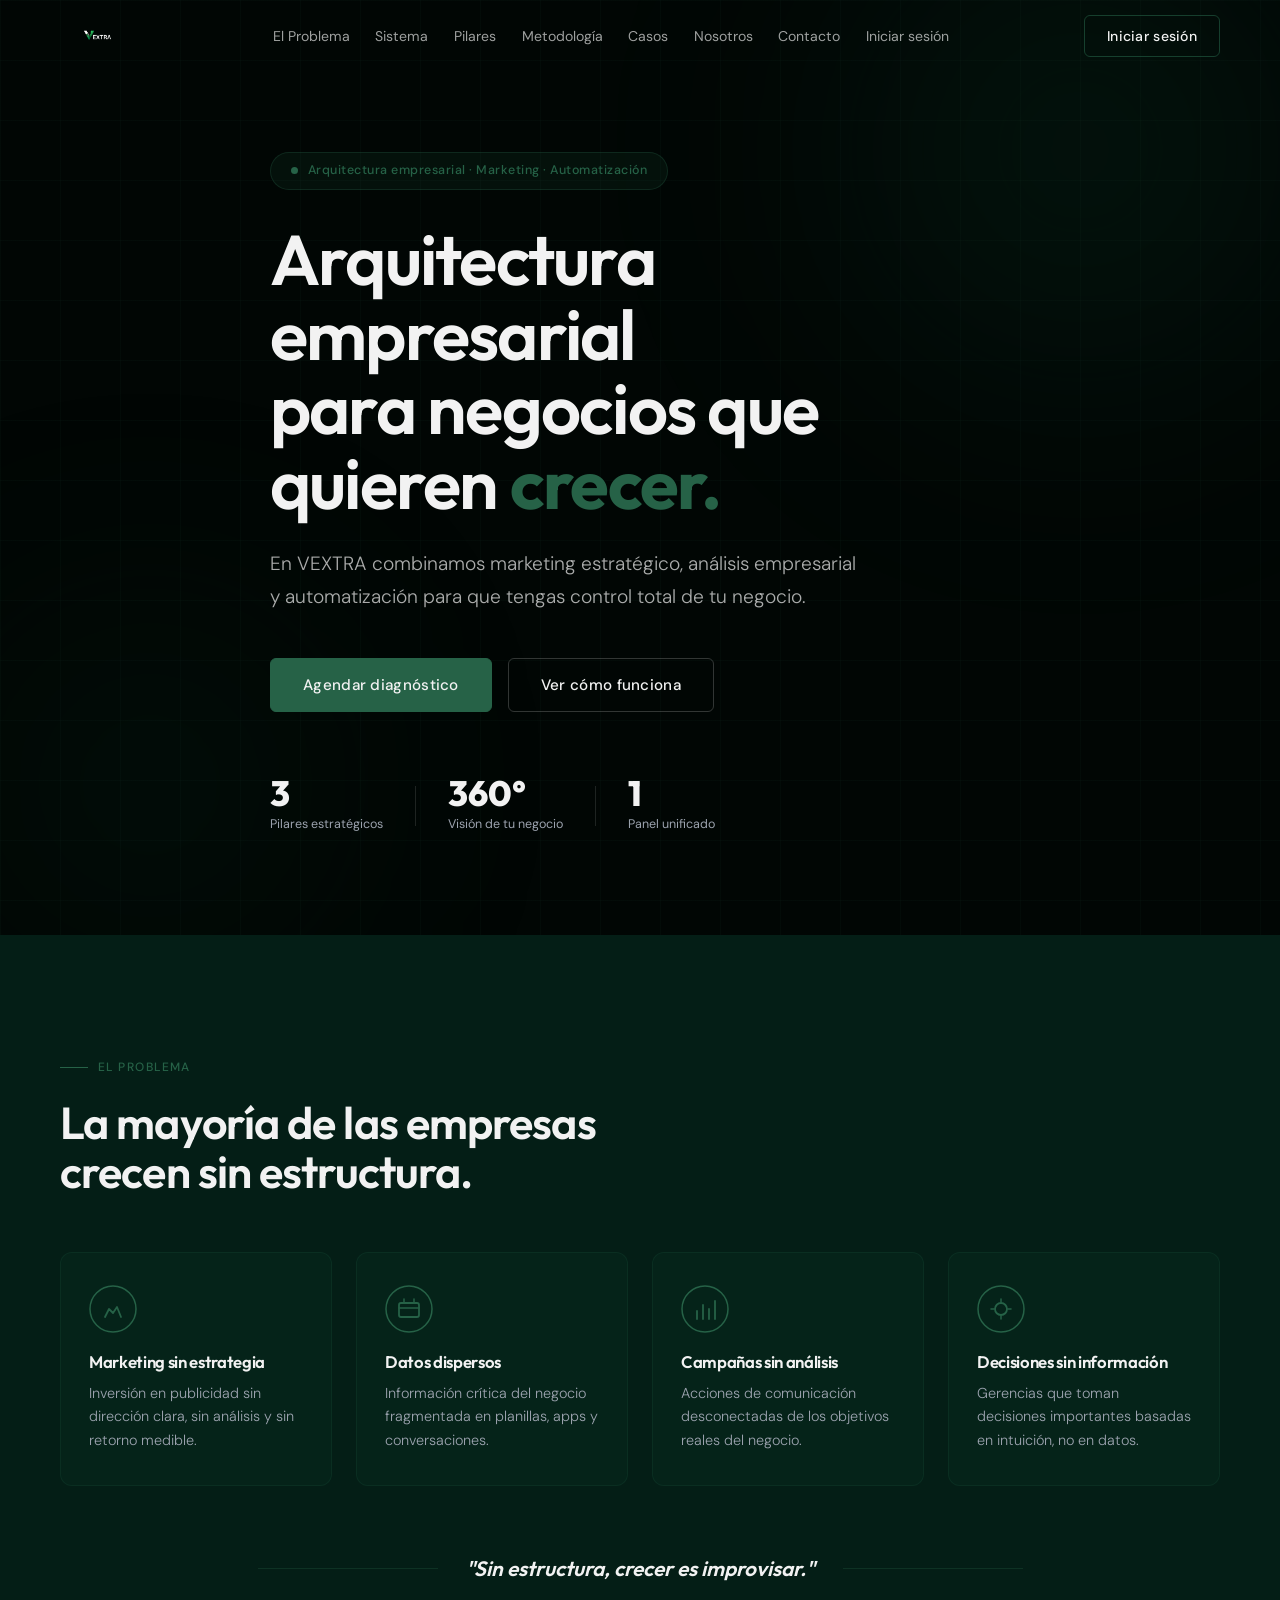
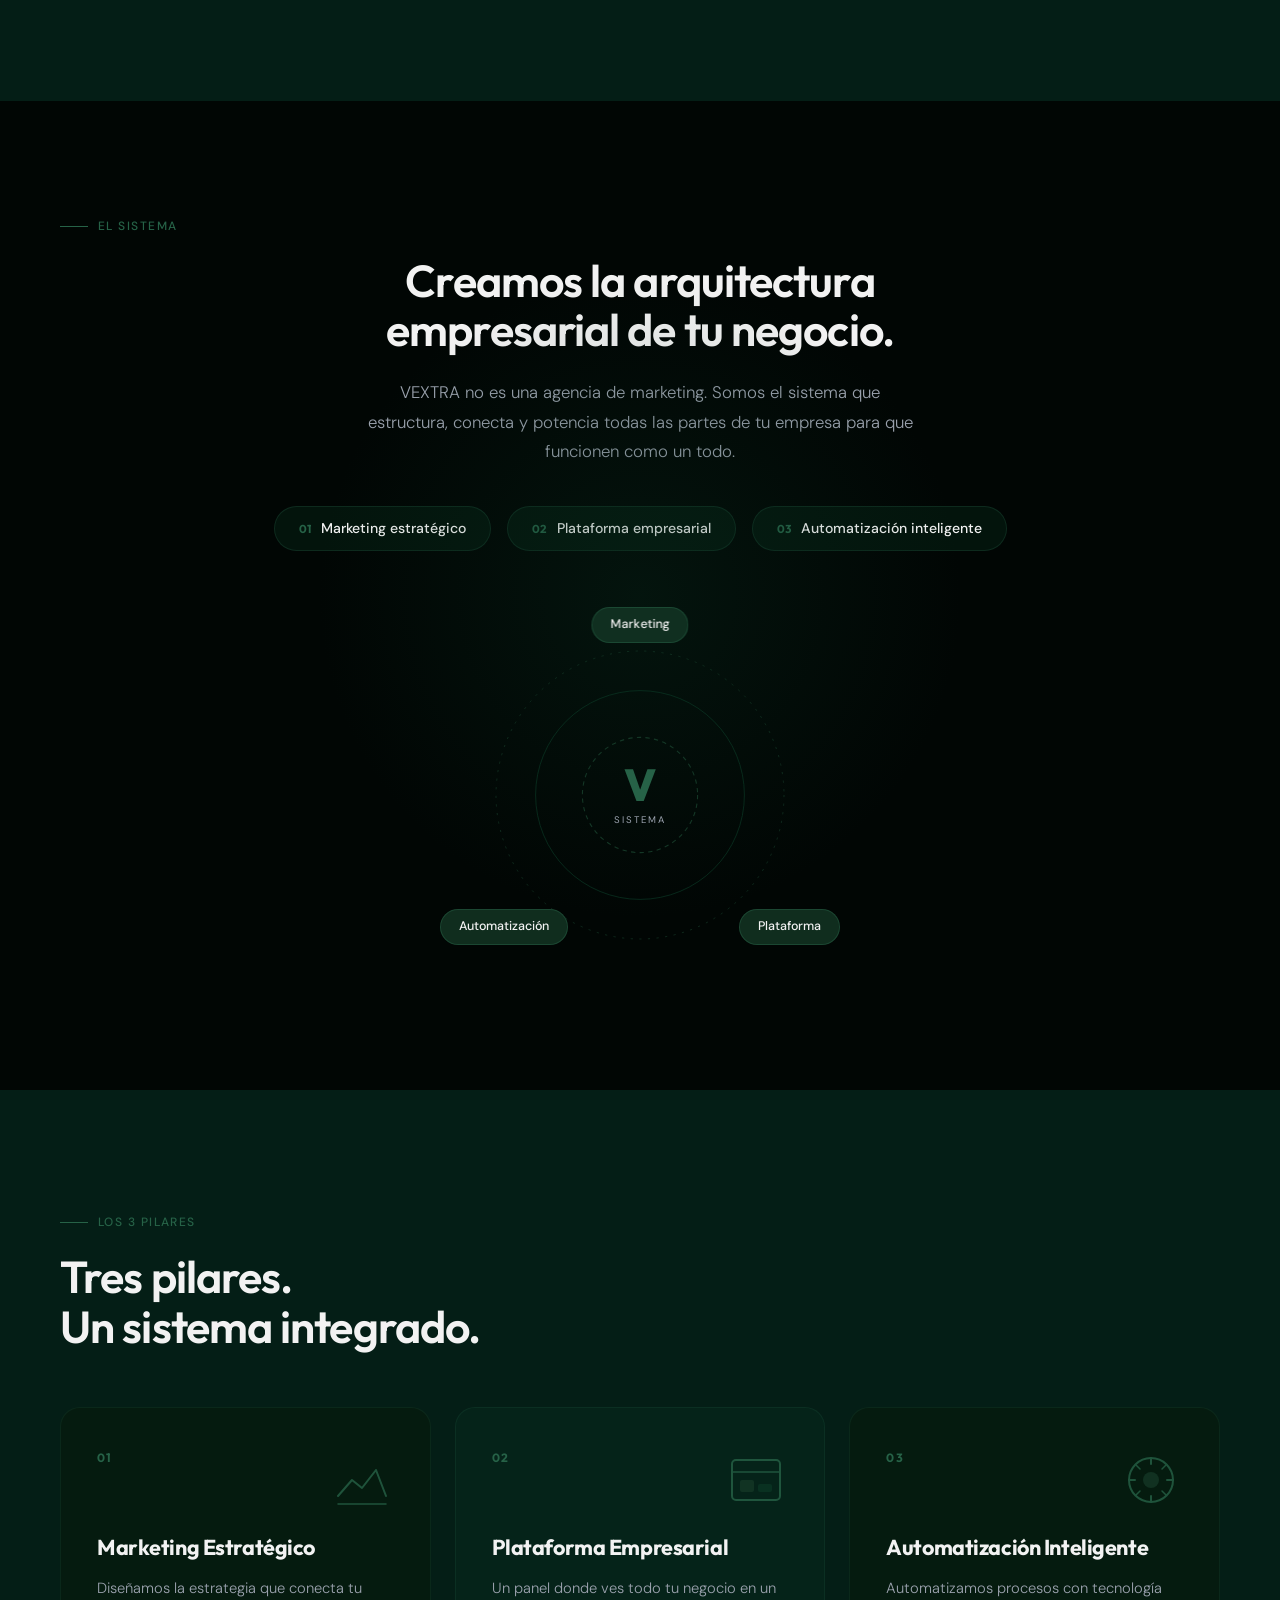
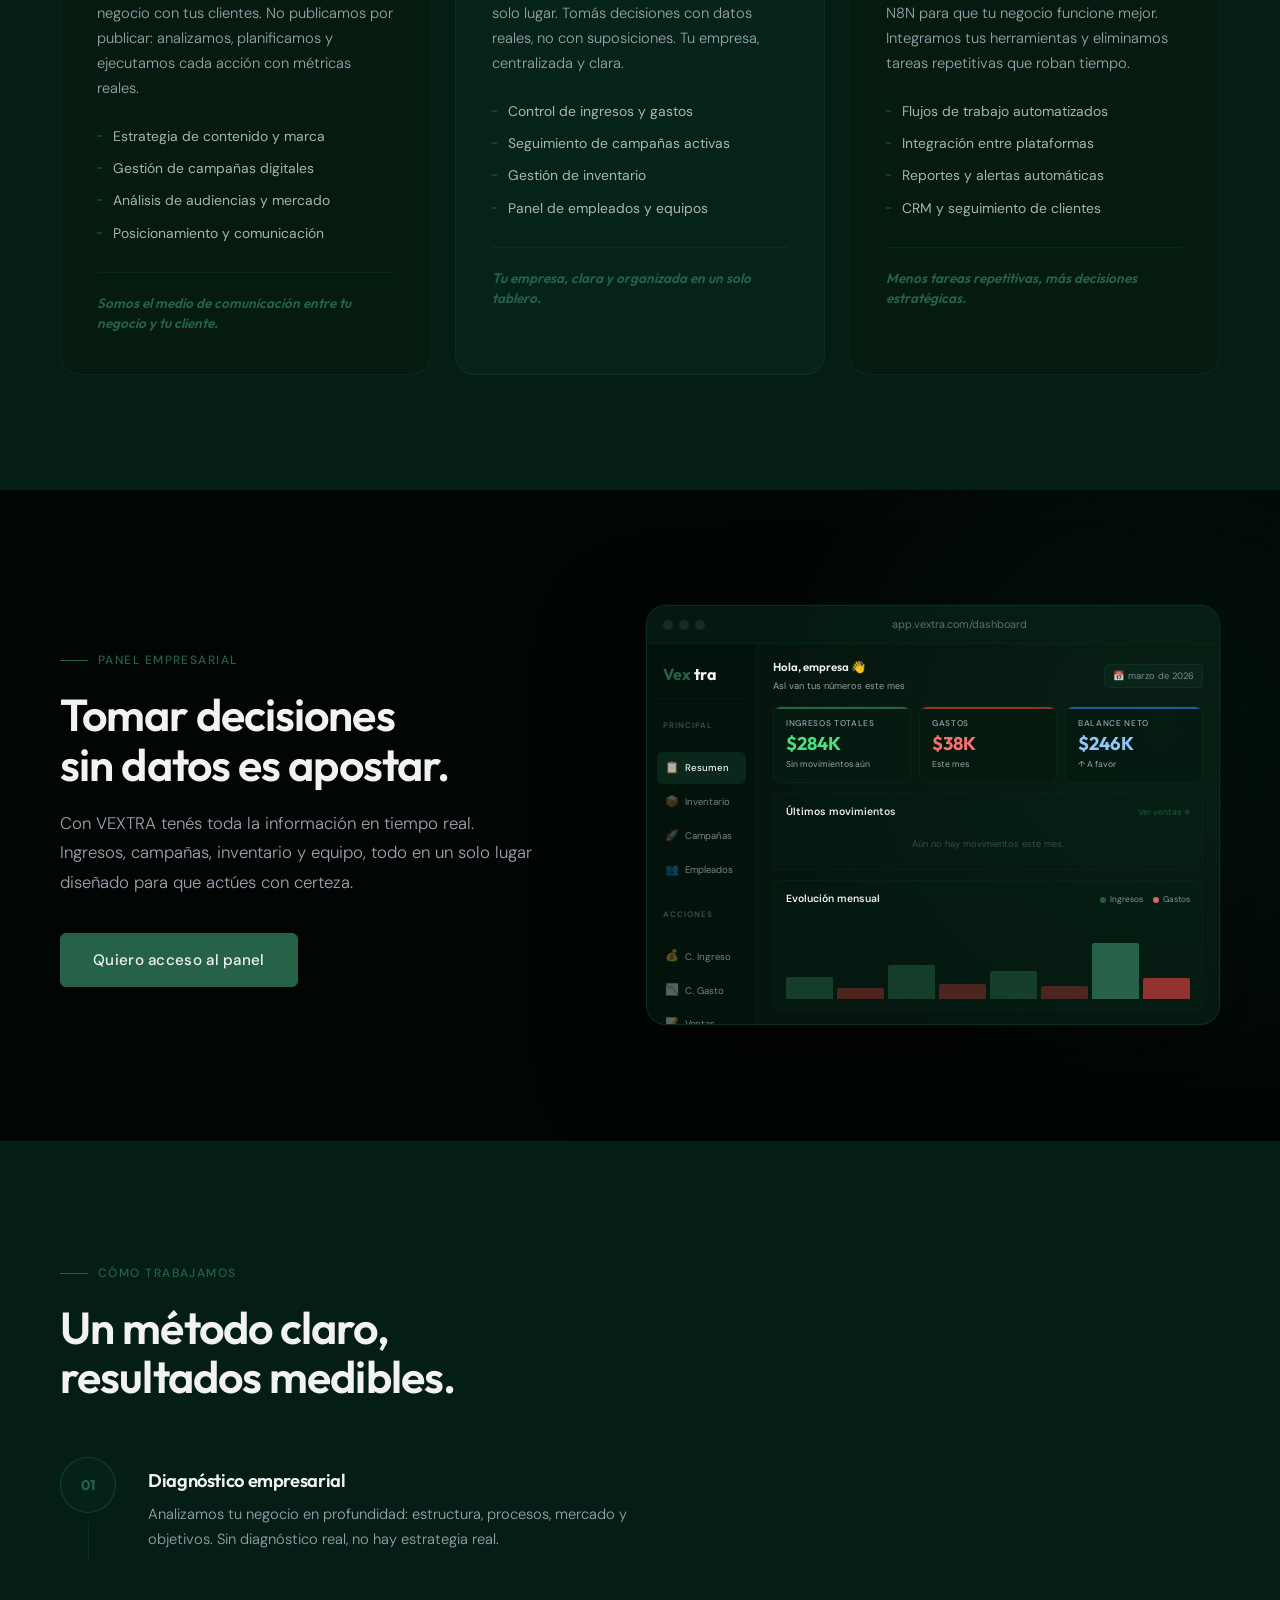
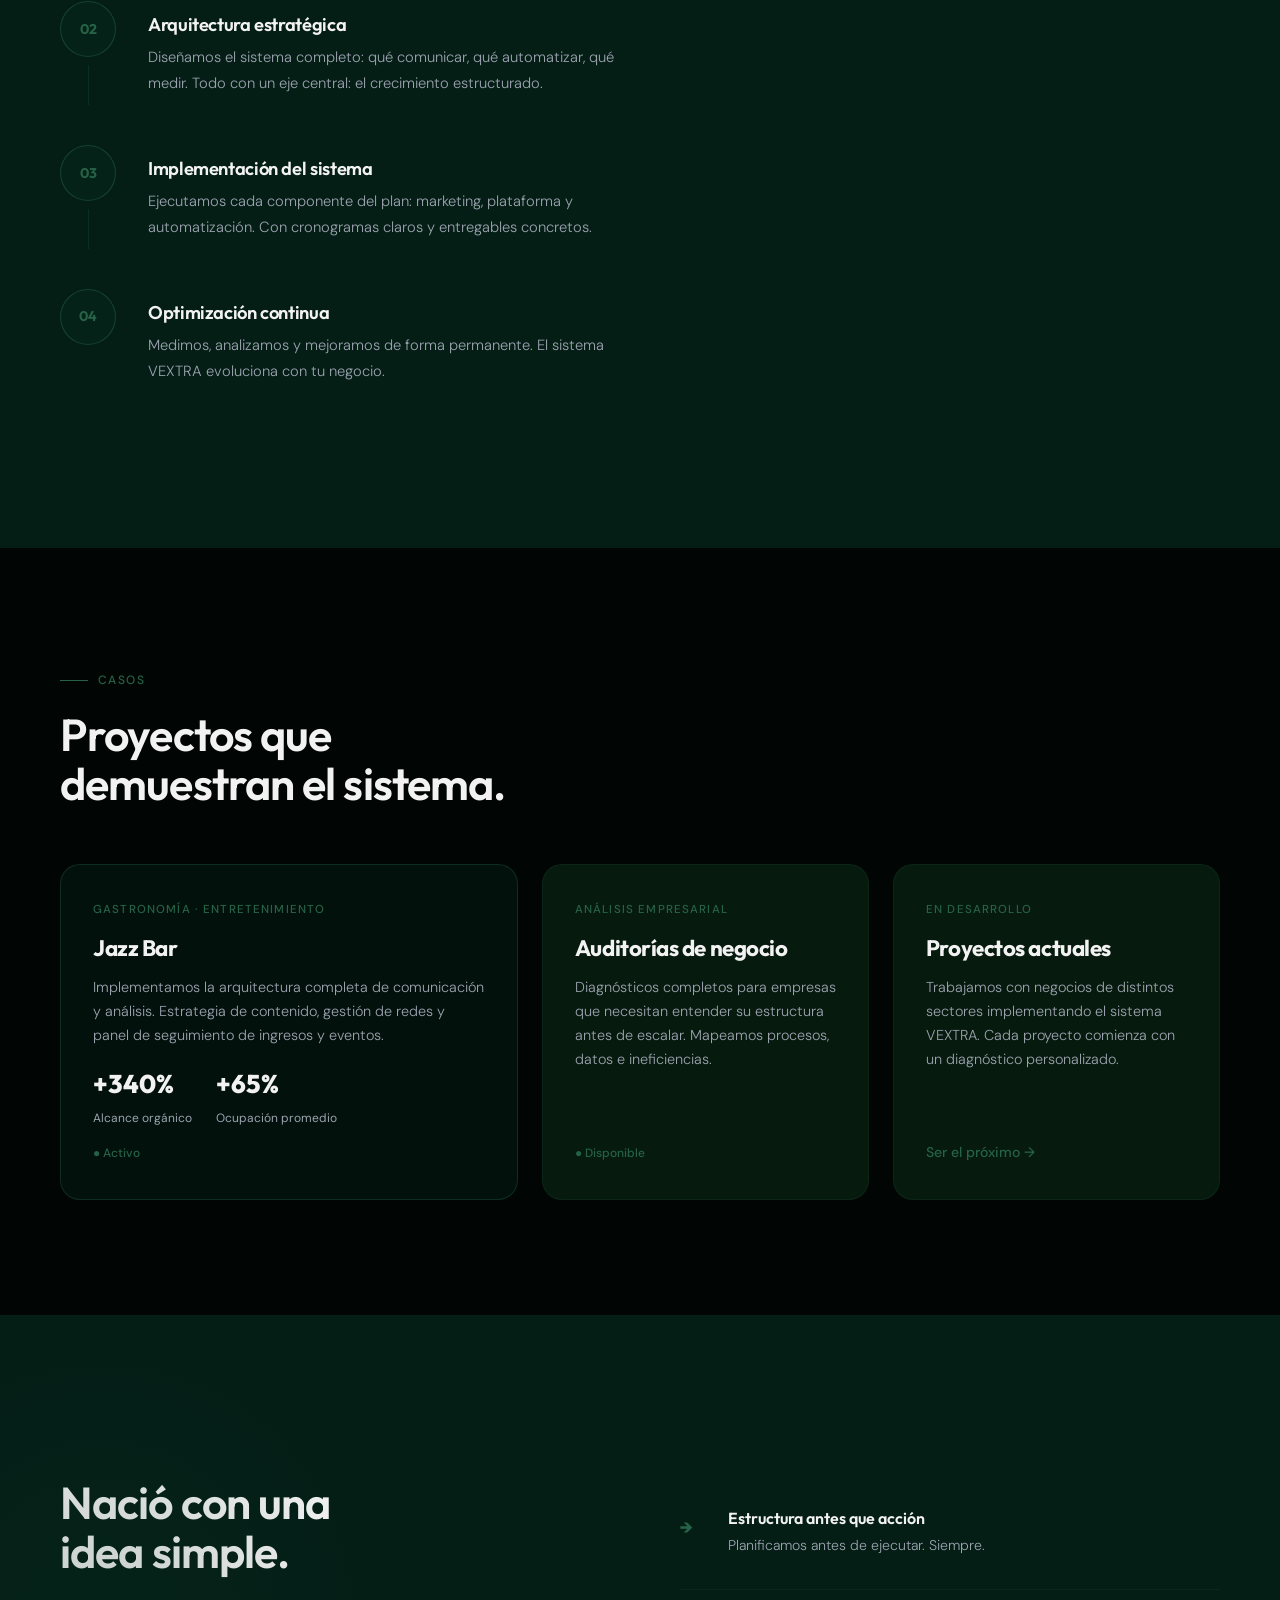
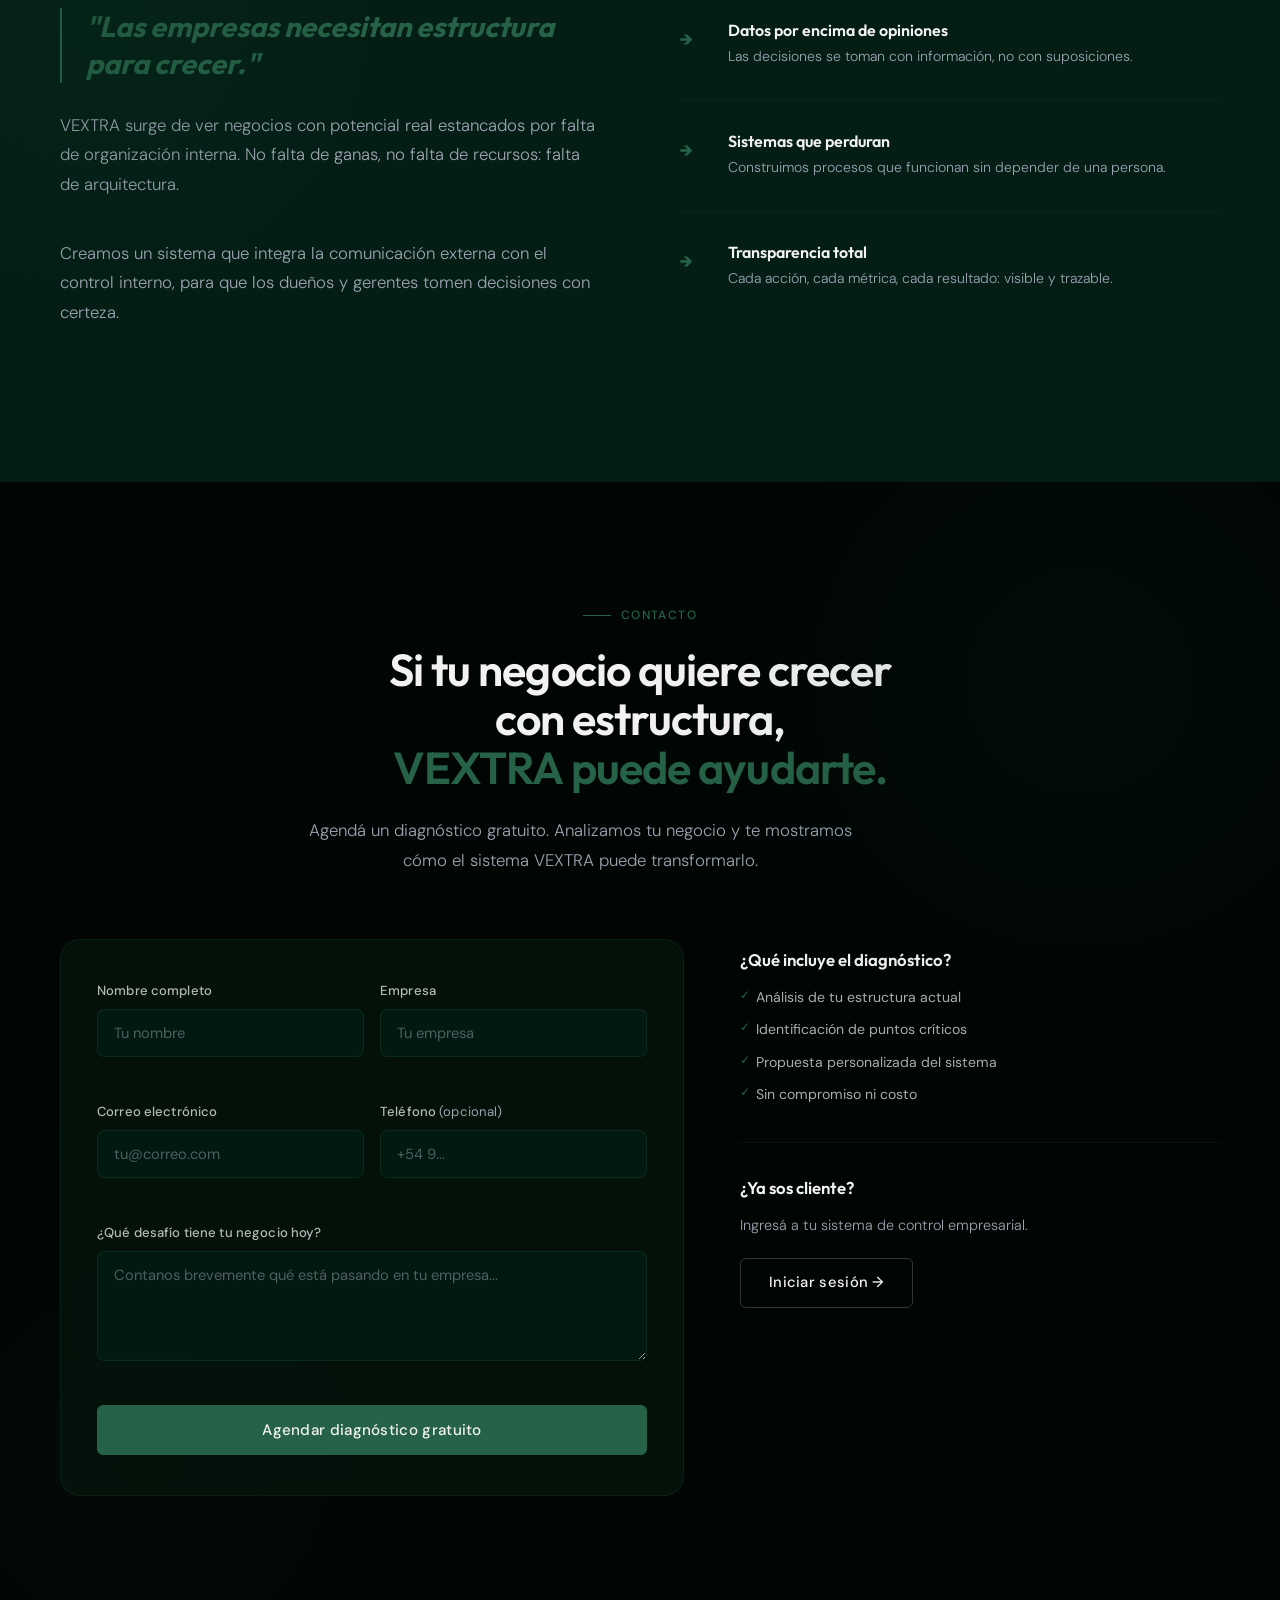
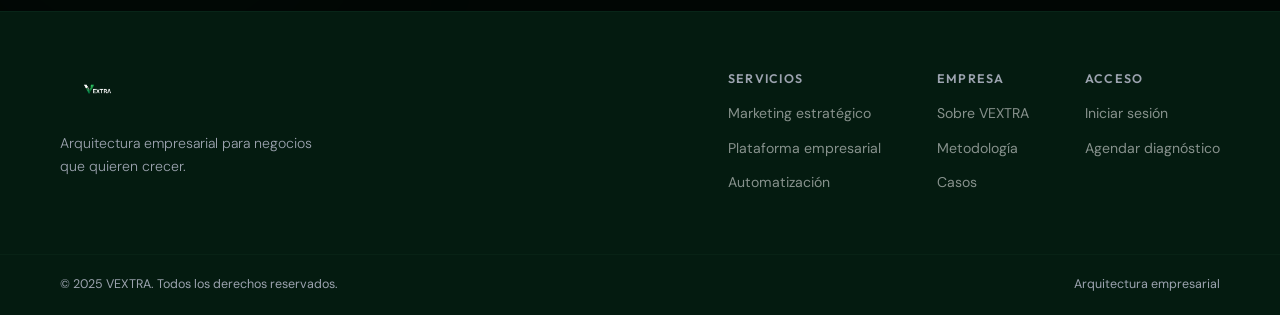
<file: index.html>
<!DOCTYPE html>
<html lang="es">
<head>
  <meta charset="UTF-8">
  <meta name="viewport" content="width=device-width, initial-scale=1.0">
  <title>VEXTRA — Arquitectura Empresarial para Negocios que Crecen</title>
  <meta name="description" content="VEXTRA combina marketing estratégico, análisis empresarial y automatización para que tengas control total de tu negocio.">
  <link rel="preconnect" href="https://fonts.googleapis.com">
  <link rel="preconnect" href="https://fonts.gstatic.com" crossorigin>
  <link href="https://fonts.googleapis.com/css2?family=Outfit:wght@300;400;500;600;700&family=DM+Sans:ital,opsz,wght@0,9..40,300;0,9..40,400;0,9..40,500;1,9..40,300&display=swap" rel="stylesheet">
  <link rel="stylesheet" href="style.css">
</head>
<body>

  <!-- NAVBAR -->
  <header class="header" id="header" role="banner">
    <nav class="nav container" aria-label="Navegación principal">
      <a href="index.html" class="nav-logo" aria-label="VEXTRA - Inicio">
        <img src="Logo_con_nombre.png" alt="VEXTRA" class="nav-logo-img">
      </a>
      <ul class="nav-links" role="list" id="nav-links">
        <li><a href="#problema" class="nav-link">El Problema</a></li>
        <li><a href="#sistema" class="nav-link">Sistema</a></li>
        <li><a href="#pilares" class="nav-link">Pilares</a></li>
        <li><a href="#metodologia" class="nav-link">Metodología</a></li>
        <li><a href="#casos" class="nav-link">Casos</a></li>
        <li><a href="#nosotros" class="nav-link">Nosotros</a></li>
        <li><a href="#contacto" class="nav-link">Contacto</a></li>
        <li class="nav-login-mobile"><a href="iniciar-sesion.html" class="nav-link nav-link--login">Iniciar sesión</a></li>
      </ul>
      <div class="nav-actions">
        <a href="iniciar-sesion.html" class="btn btn-login" aria-label="Iniciar sesión en el panel de VEXTRA">Iniciar sesión</a>
        <button class="hamburger" id="hamburger" aria-label="Abrir menú" aria-expanded="false" aria-controls="nav-links">
          <span></span><span></span><span></span>
        </button>
      </div>
    </nav>
  </header>

  <main>

    <!-- 1. HERO -->
    <section class="hero" id="hero" aria-label="Inicio">
      <div class="hero-bg">
        <div class="hero-orb hero-orb--1"></div>
        <div class="hero-orb hero-orb--2"></div>
        <div class="hero-grid"></div>
      </div>
      <div class="container hero-content">
        <div class="hero-badge reveal">
          <span class="badge-dot"></span>
          Arquitectura empresarial · Marketing · Automatización
        </div>
        <h1 class="hero-title reveal reveal--delay-1">
          Arquitectura empresarial<br>
          para negocios que<br>
          quieren <em>crecer.</em>
        </h1>
        <p class="hero-subtitle reveal reveal--delay-2">
          En VEXTRA combinamos marketing estratégico, análisis empresarial
          y automatización para que tengas control total de tu negocio.
        </p>
        <div class="hero-ctas reveal reveal--delay-3">
          <a href="#contacto" class="btn btn-primary">Agendar diagnóstico</a>
          <a href="#sistema" class="btn btn-ghost">Ver cómo funciona</a>
        </div>
        <div class="hero-stats reveal reveal--delay-4">
          <div class="stat">
            <span class="stat-num">3</span>
            <span class="stat-label">Pilares estratégicos</span>
          </div>
          <div class="stat-div"></div>
          <div class="stat">
            <span class="stat-num">360°</span>
            <span class="stat-label">Visión de tu negocio</span>
          </div>
          <div class="stat-div"></div>
          <div class="stat">
            <span class="stat-num">1</span>
            <span class="stat-label">Panel unificado</span>
          </div>
        </div>
      </div>
    </section>

    <!-- 2. EL PROBLEMA -->
    <section class="section problema" id="problema" aria-label="El problema">
      <div class="container">
        <div class="section-eyebrow reveal">El problema</div>
        <h2 class="section-title reveal reveal--delay-1">
          La mayoría de las empresas<br>crecen sin estructura.
        </h2>
        <div class="problema-grid">
          <div class="problema-item reveal reveal--delay-1">
            <div class="problema-icon">
              <svg viewBox="0 0 48 48" fill="none" aria-hidden="true">
                <circle cx="24" cy="24" r="23" stroke="#266247" stroke-width="1.5"/>
                <path d="M16 32l4-8 4 4 4-6 4 10" stroke="#266247" stroke-width="1.8" stroke-linecap="round" stroke-linejoin="round"/>
              </svg>
            </div>
            <h3>Marketing sin estrategia</h3>
            <p>Inversión en publicidad sin dirección clara, sin análisis y sin retorno medible.</p>
          </div>
          <div class="problema-item reveal reveal--delay-2">
            <div class="problema-icon">
              <svg viewBox="0 0 48 48" fill="none" aria-hidden="true">
                <circle cx="24" cy="24" r="23" stroke="#266247" stroke-width="1.5"/>
                <rect x="14" y="18" width="20" height="14" rx="2" stroke="#266247" stroke-width="1.8"/>
                <path d="M14 23h20M19 18v-4M29 18v-4" stroke="#266247" stroke-width="1.5" stroke-linecap="round"/>
              </svg>
            </div>
            <h3>Datos dispersos</h3>
            <p>Información crítica del negocio fragmentada en planillas, apps y conversaciones.</p>
          </div>
          <div class="problema-item reveal reveal--delay-3">
            <div class="problema-icon">
              <svg viewBox="0 0 48 48" fill="none" aria-hidden="true">
                <circle cx="24" cy="24" r="23" stroke="#266247" stroke-width="1.5"/>
                <path d="M16 34V26M22 34V20M28 34V24M34 34V16" stroke="#266247" stroke-width="1.8" stroke-linecap="round"/>
              </svg>
            </div>
            <h3>Campañas sin análisis</h3>
            <p>Acciones de comunicación desconectadas de los objetivos reales del negocio.</p>
          </div>
          <div class="problema-item reveal reveal--delay-4">
            <div class="problema-icon">
              <svg viewBox="0 0 48 48" fill="none" aria-hidden="true">
                <circle cx="24" cy="24" r="23" stroke="#266247" stroke-width="1.5"/>
                <circle cx="24" cy="24" r="6" stroke="#266247" stroke-width="1.8"/>
                <path d="M24 14v3M24 31v3M14 24h3M31 24h3" stroke="#266247" stroke-width="1.5" stroke-linecap="round"/>
              </svg>
            </div>
            <h3>Decisiones sin información</h3>
            <p>Gerencias que toman decisiones importantes basadas en intuición, no en datos.</p>
          </div>
        </div>
        <div class="problema-close reveal">
          <div class="problema-line"></div>
          <p>"Sin estructura, crecer es improvisar."</p>
          <div class="problema-line"></div>
        </div>
      </div>
    </section>

    <!-- 3. EL SISTEMA VEXTRA -->
    <section class="section sistema" id="sistema" aria-label="El sistema VEXTRA">
      <div class="sistema-bg-glow"></div>
      <div class="container">
        <div class="section-eyebrow reveal">El sistema</div>
        <h2 class="section-title reveal reveal--delay-1">
          Creamos la arquitectura<br>empresarial de tu negocio.
        </h2>
        <p class="section-desc reveal reveal--delay-2">
          VEXTRA no es una agencia de marketing. Somos el sistema que estructura,
          conecta y potencia todas las partes de tu empresa para que funcionen como un todo.
        </p>
        <div class="sistema-chips reveal reveal--delay-3">
          <div class="pilar-chip">
            <span class="pilar-num">01</span>Marketing estratégico
          </div>
          <div class="pilar-chip">
            <span class="pilar-num">02</span>Plataforma empresarial
          </div>
          <div class="pilar-chip">
            <span class="pilar-num">03</span>Automatización inteligente
          </div>
        </div>
        <div class="sistema-visual reveal reveal--delay-4" aria-hidden="true">
          <svg class="sistema-rings" viewBox="0 0 500 500">
            <circle cx="250" cy="250" r="200" stroke="#143726" stroke-width="1" stroke-dasharray="3 9" fill="none"/>
            <circle cx="250" cy="250" r="145" stroke="#0A3524" stroke-width="1" fill="none"/>
            <circle cx="250" cy="250" r="80" stroke="#143726" stroke-width="1.5" stroke-dasharray="6 6" fill="none"/>
          </svg>
          <div class="sistema-center-node">
            <span class="sistema-logo-v">V</span>
            <span class="sistema-label">SISTEMA</span>
          </div>
          <div class="sistema-node sistema-node--1">
            <span>Marketing</span>
          </div>
          <div class="sistema-node sistema-node--2">
            <span>Plataforma</span>
          </div>
          <div class="sistema-node sistema-node--3">
            <span>Automatización</span>
          </div>
        </div>
      </div>
    </section>

    <!-- 4. LOS 3 PILARES -->
    <section class="section pilares" id="pilares" aria-label="Los 3 pilares">
      <div class="container">
        <div class="section-eyebrow reveal">Los 3 pilares</div>
        <h2 class="section-title reveal reveal--delay-1">Tres pilares.<br>Un sistema integrado.</h2>
        <div class="pilares-list">

          <article class="pilar-card reveal">
            <div class="pilar-card-header">
              <div class="pilar-card-num">01</div>
              <div class="pilar-card-icon" aria-hidden="true">
                <svg viewBox="0 0 64 64" fill="none">
                  <path d="M8 48l14-16 10 8 14-18 10 26" stroke="#266247" stroke-width="2" stroke-linecap="round" stroke-linejoin="round"/>
                  <path d="M8 56h48" stroke="#266247" stroke-width="1.5" stroke-linecap="round"/>
                </svg>
              </div>
            </div>
            <h3 class="pilar-card-title">Marketing Estratégico</h3>
            <p class="pilar-card-desc">Diseñamos la estrategia que conecta tu negocio con tus clientes. No publicamos por publicar: analizamos, planificamos y ejecutamos cada acción con métricas reales.</p>
            <ul class="pilar-card-list" role="list">
              <li>Estrategia de contenido y marca</li>
              <li>Gestión de campañas digitales</li>
              <li>Análisis de audiencias y mercado</li>
              <li>Posicionamiento y comunicación</li>
            </ul>
            <div class="pilar-card-slogan">Somos el medio de comunicación entre tu negocio y tu cliente.</div>
          </article>

          <article class="pilar-card pilar-card--mid reveal reveal--delay-1">
            <div class="pilar-card-header">
              <div class="pilar-card-num">02</div>
              <div class="pilar-card-icon" aria-hidden="true">
                <svg viewBox="0 0 64 64" fill="none">
                  <rect x="8" y="12" width="48" height="40" rx="4" stroke="#266247" stroke-width="2"/>
                  <path d="M8 24h48" stroke="#266247" stroke-width="1.5"/>
                  <rect x="16" y="32" width="14" height="12" rx="2" fill="#143726"/>
                  <rect x="34" y="36" width="14" height="8" rx="2" fill="#0A3524"/>
                </svg>
              </div>
            </div>
            <h3 class="pilar-card-title">Plataforma Empresarial</h3>
            <p class="pilar-card-desc">Un panel donde ves todo tu negocio en un solo lugar. Tomás decisiones con datos reales, no con suposiciones. Tu empresa, centralizada y clara.</p>
            <ul class="pilar-card-list" role="list">
              <li>Control de ingresos y gastos</li>
              <li>Seguimiento de campañas activas</li>
              <li>Gestión de inventario</li>
              <li>Panel de empleados y equipos</li>
            </ul>
            <div class="pilar-card-slogan">Tu empresa, clara y organizada en un solo tablero.</div>
          </article>

          <article class="pilar-card reveal reveal--delay-2">
            <div class="pilar-card-header">
              <div class="pilar-card-num">03</div>
              <div class="pilar-card-icon" aria-hidden="true">
                <svg viewBox="0 0 64 64" fill="none">
                  <circle cx="32" cy="32" r="22" stroke="#266247" stroke-width="2"/>
                  <circle cx="32" cy="32" r="8" fill="#143726"/>
                  <path d="M32 10v6M32 48v6M10 32h6M48 32h6" stroke="#266247" stroke-width="2" stroke-linecap="round"/>
                  <path d="M17 17l4 4M43 43l4 4M17 47l4-4M43 21l4-4" stroke="#266247" stroke-width="1.5" stroke-linecap="round"/>
                </svg>
              </div>
            </div>
            <h3 class="pilar-card-title">Automatización Inteligente</h3>
            <p class="pilar-card-desc">Automatizamos procesos con tecnología N8N para que tu negocio funcione mejor. Integramos tus herramientas y eliminamos tareas repetitivas que roban tiempo.</p>
            <ul class="pilar-card-list" role="list">
              <li>Flujos de trabajo automatizados</li>
              <li>Integración entre plataformas</li>
              <li>Reportes y alertas automáticas</li>
              <li>CRM y seguimiento de clientes</li>
            </ul>
            <div class="pilar-card-slogan">Menos tareas repetitivas, más decisiones estratégicas.</div>
          </article>

        </div>
      </div>
    </section>

    <!-- 5. EL PANEL VISUAL -->
    <section class="section panel-section" id="panel" aria-label="Panel empresarial">
      <div class="panel-bg-glow"></div>
      <div class="container">
        <div class="panel-layout">
          <div class="panel-text">
            <div class="section-eyebrow reveal">Panel empresarial</div>
            <h2 class="section-title reveal reveal--delay-1">Tomar decisiones<br>sin datos es apostar.</h2>
            <p class="section-desc reveal reveal--delay-2">Con VEXTRA tenés toda la información en tiempo real. Ingresos, campañas, inventario y equipo, todo en un solo lugar diseñado para que actúes con certeza.</p>
            <a href="#contacto" class="btn btn-primary reveal reveal--delay-3">Quiero acceso al panel</a>
          </div>
          <div class="panel-mockup reveal reveal--delay-2" aria-label="Vista previa del panel de control VEXTRA">
            <div class="mockup-chrome">
              <div class="chrome-dots" aria-hidden="true">
                <span></span><span></span><span></span>
              </div>
              <span class="chrome-url">app.vextra.com/dashboard</span>
            </div>
            <div class="mockup-body">
              <!-- Sidebar -->
              <div class="mockup-sidebar" aria-hidden="true">
                <div class="mock-logo">
                  <span class="mock-logo-v">Vex</span><span class="mock-logo-x"> tra</span>
                </div>
                <div class="mock-section-label">Principal</div>
                <nav class="mock-nav">
                  <div class="mock-nav-item mock-nav-item--active">
                    <span class="mock-nav-icon">📋</span>Resumen
                  </div>
                  <div class="mock-nav-item">
                    <span class="mock-nav-icon">📦</span>Inventario
                  </div>
                  <div class="mock-nav-item">
                    <span class="mock-nav-icon">🚀</span>Campañas
                  </div>
                  <div class="mock-nav-item">
                    <span class="mock-nav-icon">👥</span>Empleados
                  </div>
                </nav>
                <div class="mock-section-label" style="margin-top:6px">Acciones</div>
                <nav class="mock-nav">
                  <div class="mock-nav-item">
                    <span class="mock-nav-icon">💰</span>C. Ingreso
                  </div>
                  <div class="mock-nav-item">
                    <span class="mock-nav-icon">📉</span>C. Gasto
                  </div>
                  <div class="mock-nav-item">
                    <span class="mock-nav-icon">📝</span>Ventas
                  </div>
                </nav>
                <div class="mock-logout">Cerrar Sesión</div>
              </div>
              <!-- Main content -->
              <div class="mockup-main" aria-hidden="true">
                <div class="mock-topbar">
                  <div>
                    <div class="mock-greeting">Hola, empresa 👋</div>
                    <div class="mock-greeting-sub">Así van tus números este mes</div>
                  </div>
                  <div class="mock-date-btn">📅 marzo de 2026</div>
                </div>
                <!-- KPI cards -->
                <div class="mock-kpi-row">
                  <div class="mock-kpi mock-kpi--ing">
                    <span class="mock-kpi-label">Ingresos Totales</span>
                    <span class="mock-kpi-val mock-kpi-val--ing">$284K</span>
                    <span class="mock-kpi-delta">Sin movimientos aún</span>
                  </div>
                  <div class="mock-kpi mock-kpi--gasto">
                    <span class="mock-kpi-label">Gastos</span>
                    <span class="mock-kpi-val mock-kpi-val--gasto">$38K</span>
                    <span class="mock-kpi-delta">Este mes</span>
                  </div>
                  <div class="mock-kpi mock-kpi--balance">
                    <span class="mock-kpi-label">Balance Neto</span>
                    <span class="mock-kpi-val mock-kpi-val--balance">$246K</span>
                    <span class="mock-kpi-delta">↑ A favor</span>
                  </div>
                </div>
                <!-- Últimos movimientos -->
                <div class="mock-movimientos">
                  <div class="mock-section-header">
                    <span class="mock-section-title">Últimos movimientos</span>
                    <span class="mock-section-link">Ver ventas →</span>
                  </div>
                  <div class="mock-empty">Aún no hay movimientos este mes.</div>
                </div>
                <!-- Evolución mensual -->
                <div class="mock-chart">
                  <div class="mock-chart-header">
                    <span class="mock-section-title">Evolución mensual</span>
                    <div class="mock-chart-legend">
                      <div class="mock-legend-item">
                        <div class="mock-legend-dot mock-legend-dot--ing"></div>Ingresos
                      </div>
                      <div class="mock-legend-item">
                        <div class="mock-legend-dot mock-legend-dot--gasto"></div>Gastos
                      </div>
                    </div>
                  </div>
                  <div class="mock-chart-area">
                    <div class="mock-bar mock-bar--ing" style="height:30%"></div>
                    <div class="mock-bar mock-bar--gasto" style="height:15%"></div>
                    <div class="mock-bar mock-bar--ing" style="height:45%"></div>
                    <div class="mock-bar mock-bar--gasto" style="height:20%"></div>
                    <div class="mock-bar mock-bar--ing" style="height:38%"></div>
                    <div class="mock-bar mock-bar--gasto" style="height:18%"></div>
                    <div class="mock-bar mock-bar--active-ing" style="height:75%"></div>
                    <div class="mock-bar mock-bar--active-gasto" style="height:28%"></div>
                  </div>
                </div>
              </div>
            </div>
          </div>
        </div>
      </div>
    </section>

    <!-- 6. METODOLOGÍA -->
    <section class="section metodologia" id="metodologia" aria-label="Metodología">
      <div class="container">
        <div class="section-eyebrow reveal">Cómo trabajamos</div>
        <h2 class="section-title reveal reveal--delay-1">Un método claro,<br>resultados medibles.</h2>
        <div class="metodo-steps">
          <div class="metodo-step reveal reveal--delay-1">
            <div class="step-num-wrap">
              <div class="step-num">01</div>
              <div class="step-line"></div>
            </div>
            <div class="step-body">
              <h3>Diagnóstico empresarial</h3>
              <p>Analizamos tu negocio en profundidad: estructura, procesos, mercado y objetivos. Sin diagnóstico real, no hay estrategia real.</p>
            </div>
          </div>
          <div class="metodo-step reveal reveal--delay-2">
            <div class="step-num-wrap">
              <div class="step-num">02</div>
              <div class="step-line"></div>
            </div>
            <div class="step-body">
              <h3>Arquitectura estratégica</h3>
              <p>Diseñamos el sistema completo: qué comunicar, qué automatizar, qué medir. Todo con un eje central: el crecimiento estructurado.</p>
            </div>
          </div>
          <div class="metodo-step reveal reveal--delay-3">
            <div class="step-num-wrap">
              <div class="step-num">03</div>
              <div class="step-line"></div>
            </div>
            <div class="step-body">
              <h3>Implementación del sistema</h3>
              <p>Ejecutamos cada componente del plan: marketing, plataforma y automatización. Con cronogramas claros y entregables concretos.</p>
            </div>
          </div>
          <div class="metodo-step reveal reveal--delay-4">
            <div class="step-num-wrap">
              <div class="step-num">04</div>
            </div>
            <div class="step-body">
              <h3>Optimización continua</h3>
              <p>Medimos, analizamos y mejoramos de forma permanente. El sistema VEXTRA evoluciona con tu negocio.</p>
            </div>
          </div>
        </div>
      </div>
    </section>

    <!-- 7. CASOS -->
    <section class="section casos" id="casos" aria-label="Casos y proyectos">
      <div class="container">
        <div class="section-eyebrow reveal">Casos</div>
        <h2 class="section-title reveal reveal--delay-1">Proyectos que<br>demuestran el sistema.</h2>
        <div class="casos-grid">
          <article class="caso-card caso-featured reveal" aria-label="Caso: Jazz Bar">
            <div class="caso-tag">Gastronomía · Entretenimiento</div>
            <h3>Jazz Bar</h3>
            <p>Implementamos la arquitectura completa de comunicación y análisis. Estrategia de contenido, gestión de redes y panel de seguimiento de ingresos y eventos.</p>
            <div class="caso-metrics">
              <div class="caso-metric">
                <span class="m-val">+340%</span>
                <span class="m-label">Alcance orgánico</span>
              </div>
              <div class="caso-metric">
                <span class="m-val">+65%</span>
                <span class="m-label">Ocupación promedio</span>
              </div>
            </div>
            <span class="caso-status">● Activo</span>
          </article>
          <article class="caso-card reveal reveal--delay-1" aria-label="Auditorías empresariales">
            <div class="caso-tag">Análisis empresarial</div>
            <h3>Auditorías de negocio</h3>
            <p>Diagnósticos completos para empresas que necesitan entender su estructura antes de escalar. Mapeamos procesos, datos e ineficiencias.</p>
            <span class="caso-status">● Disponible</span>
          </article>
          <article class="caso-card reveal reveal--delay-2" aria-label="Próximos proyectos">
            <div class="caso-tag">En desarrollo</div>
            <h3>Proyectos actuales</h3>
            <p>Trabajamos con negocios de distintos sectores implementando el sistema VEXTRA. Cada proyecto comienza con un diagnóstico personalizado.</p>
            <a href="#contacto" class="caso-cta">Ser el próximo →</a>
          </article>
        </div>
      </div>
    </section>

    <!-- 8. SOBRE VEXTRA -->
    <section class="section nosotros" id="nosotros" aria-label="Sobre VEXTRA">
      <div class="nosotros-glow"></div>
      <div class="container">
        <div class="nosotros-layout">
          <div class="nosotros-left">
            <div class="section-eyebrow reveal">Sobre VEXTRA</div>
            <h2 class="section-title reveal reveal--delay-1">Nació con una<br>idea simple.</h2>
            <blockquote class="nosotros-quote reveal reveal--delay-2">
              "Las empresas necesitan estructura para crecer."
            </blockquote>
            <p class="section-desc reveal reveal--delay-3">VEXTRA surge de ver negocios con potencial real estancados por falta de organización interna. No falta de ganas, no falta de recursos: falta de arquitectura.</p>
            <p class="section-desc reveal reveal--delay-3">Creamos un sistema que integra la comunicación externa con el control interno, para que los dueños y gerentes tomen decisiones con certeza.</p>
          </div>
          <div class="nosotros-values reveal reveal--delay-2">
            <div class="value-item">
              <div class="value-arrow">→</div>
              <div>
                <h4>Estructura antes que acción</h4>
                <p>Planificamos antes de ejecutar. Siempre.</p>
              </div>
            </div>
            <div class="value-item">
              <div class="value-arrow">→</div>
              <div>
                <h4>Datos por encima de opiniones</h4>
                <p>Las decisiones se toman con información, no con suposiciones.</p>
              </div>
            </div>
            <div class="value-item">
              <div class="value-arrow">→</div>
              <div>
                <h4>Sistemas que perduran</h4>
                <p>Construimos procesos que funcionan sin depender de una persona.</p>
              </div>
            </div>
            <div class="value-item">
              <div class="value-arrow">→</div>
              <div>
                <h4>Transparencia total</h4>
                <p>Cada acción, cada métrica, cada resultado: visible y trazable.</p>
              </div>
            </div>
          </div>
        </div>
      </div>
    </section>

    <!-- 9. CONTACTO / CTA FINAL -->
    <section class="section contacto" id="contacto" aria-label="Contacto">
      <div class="contacto-bg">
        <div class="contacto-orb c-orb--1"></div>
        <div class="contacto-orb c-orb--2"></div>
      </div>
      <div class="container">
        <div class="contacto-header">
          <div class="section-eyebrow reveal">Contacto</div>
          <h2 class="section-title contacto-title reveal reveal--delay-1">
            Si tu negocio quiere crecer<br>con estructura,<br><em>VEXTRA puede ayudarte.</em>
          </h2>
          <p class="section-desc reveal reveal--delay-2">Agendá un diagnóstico gratuito. Analizamos tu negocio y te mostramos cómo el sistema VEXTRA puede transformarlo.</p>
        </div>
        <div class="contacto-layout">
          <form class="contacto-form reveal reveal--delay-2" id="contacto-form" novalidate aria-label="Formulario de contacto">
            <div class="form-row">
              <div class="form-field">
                <label for="nombre">Nombre completo</label>
                <input type="text" id="nombre" name="nombre" placeholder="Tu nombre" autocomplete="name" required>
                <span class="field-error" role="alert" id="error-nombre"></span>
              </div>
              <div class="form-field">
                <label for="empresa">Empresa</label>
                <input type="text" id="empresa" name="empresa" placeholder="Tu empresa" autocomplete="organization">
              </div>
            </div>
            <div class="form-row">
              <div class="form-field">
                <label for="email">Correo electrónico</label>
                <input type="email" id="email" name="email" placeholder="tu@correo.com" autocomplete="email" required>
                <span class="field-error" role="alert" id="error-email"></span>
              </div>
              <div class="form-field">
                <label for="telefono">Teléfono <span class="optional">(opcional)</span></label>
                <input type="tel" id="telefono" name="telefono" placeholder="+54 9..." autocomplete="tel">
              </div>
            </div>
            <div class="form-field">
              <label for="mensaje">¿Qué desafío tiene tu negocio hoy?</label>
              <textarea id="mensaje" name="mensaje" placeholder="Contanos brevemente qué está pasando en tu empresa..." rows="4" required></textarea>
              <span class="field-error" role="alert" id="error-mensaje"></span>
            </div>
            <button type="submit" class="btn btn-primary btn-full">Agendar diagnóstico gratuito</button>
            <div class="form-success" id="form-success" aria-live="polite" hidden>
              ✓ Mensaje enviado. Nos ponemos en contacto en menos de 24hs.
            </div>
          </form>
          <div class="contacto-info reveal reveal--delay-3">
            <div class="info-block">
              <h4>¿Qué incluye el diagnóstico?</h4>
              <ul role="list">
                <li>Análisis de tu estructura actual</li>
                <li>Identificación de puntos críticos</li>
                <li>Propuesta personalizada del sistema</li>
                <li>Sin compromiso ni costo</li>
              </ul>
            </div>
            <div class="info-block">
              <h4>¿Ya sos cliente?</h4>
              <p>Ingresá a tu sistema de control empresarial.</p>
              <a href="iniciar-sesion.html" class="btn btn-outline" aria-label="Iniciar sesión en el panel de VEXTRA">Iniciar sesión →</a>
            </div>
          </div>
        </div>
      </div>
    </section>

  </main>

  <!-- FOOTER -->
  <footer class="footer" role="contentinfo">
    <div class="container footer-inner">
      <div class="footer-brand">
        <a href="index.html" class="nav-logo" aria-label="VEXTRA - Inicio">
          <img src="Logo_con_nombre.png" alt="VEXTRA" class="nav-logo-img">
        </a>
        <p>Arquitectura empresarial para negocios que quieren crecer.</p>
      </div>
      <nav class="footer-nav" aria-label="Navegación del pie de página">
        <div class="footer-col">
          <h5>Servicios</h5>
          <a href="#pilares">Marketing estratégico</a>
          <a href="#pilares">Plataforma empresarial</a>
          <a href="#pilares">Automatización</a>
        </div>
        <div class="footer-col">
          <h5>Empresa</h5>
          <a href="#nosotros">Sobre VEXTRA</a>
          <a href="#metodologia">Metodología</a>
          <a href="#casos">Casos</a>
        </div>
        <div class="footer-col">
          <h5>Acceso</h5>
          <a href="iniciar-sesion.html">Iniciar sesión</a>
          <a href="#contacto">Agendar diagnóstico</a>
        </div>
      </nav>
    </div>
    <div class="footer-bottom">
      <div class="container footer-bottom-inner">
        <span>© 2025 VEXTRA. Todos los derechos reservados.</span>
        <span>Arquitectura empresarial</span>
      </div>
    </div>
  </footer>

  <script src="main.js"></script>
</body>
</html>
</file>
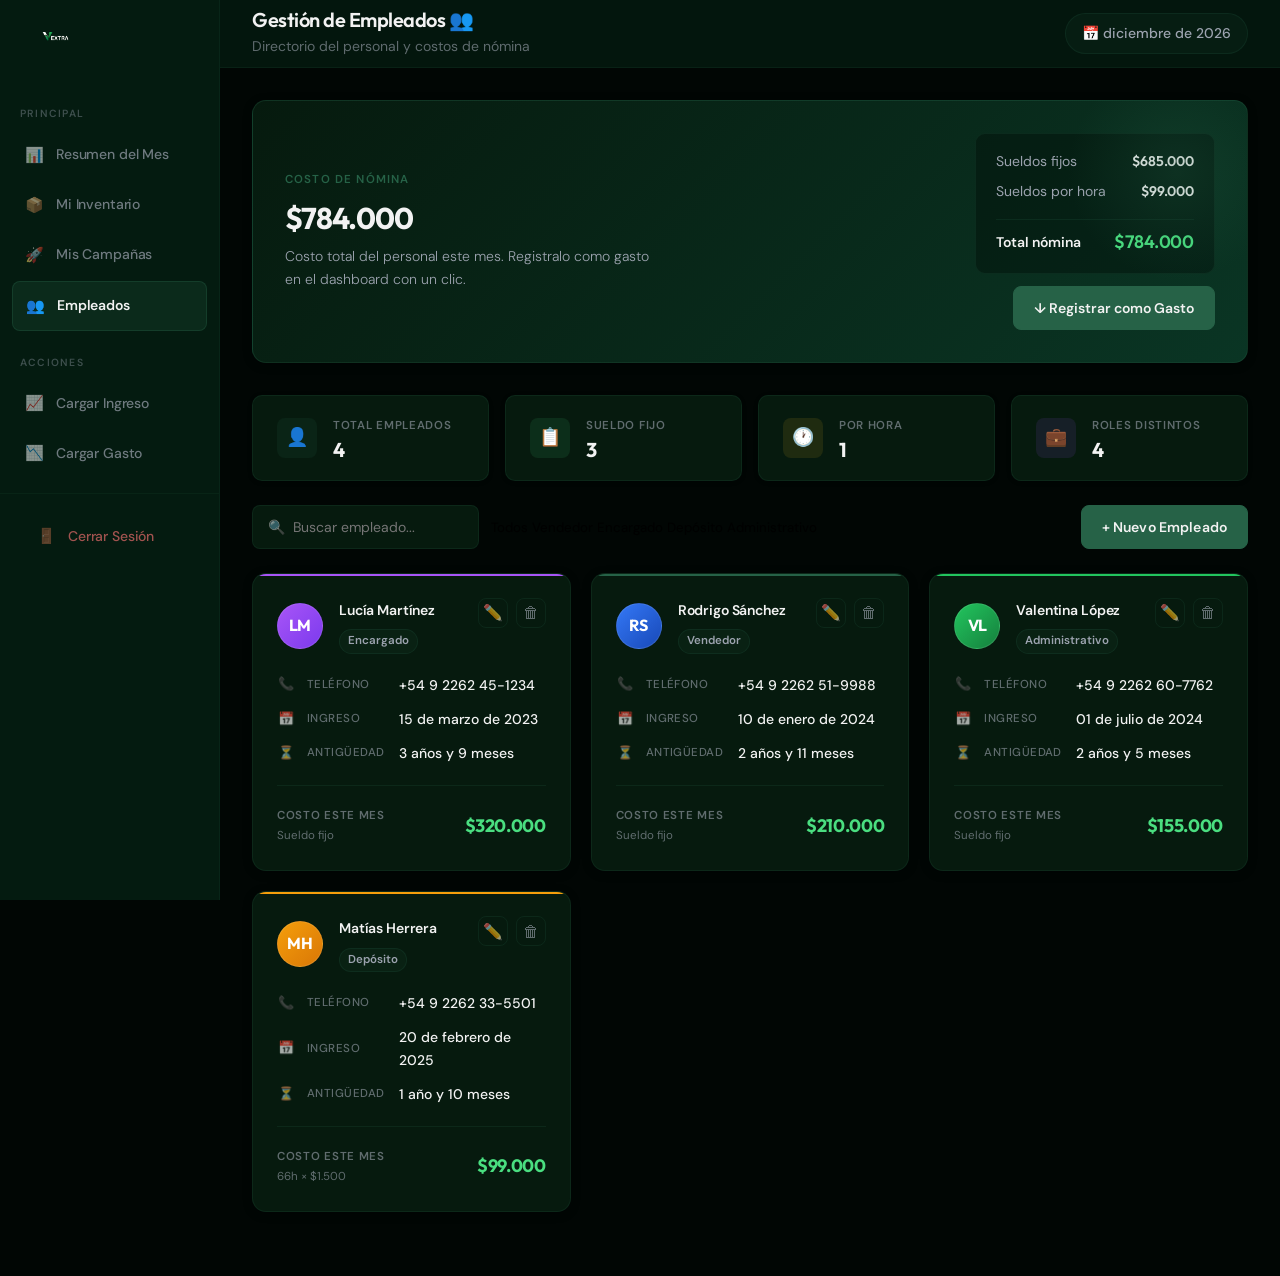
<file: empleados.html>
<!DOCTYPE html>
<html lang="es">
<head>
  <meta charset="UTF-8">
  <meta name="viewport" content="width=device-width, initial-scale=1.0">
  <title>Empleados — VEXTRA</title>
  <link rel="stylesheet" href="style.css">
  <link rel="stylesheet" href="dashboard.css">
  <link rel="stylesheet" href="empleados.css">
  <script>
/* === VEXTRA-DB INLINE === */
/* ================================================================
   VEXTRA — CAPA DE DATOS CENTRALIZADA (vextra-db.js)
   ================================================================

   Este archivo es el ÚNICO lugar que habla con el almacenamiento.
   Todas las páginas importan funciones de acá.

   CUANDO LLEGUE EL BACKEND:
   Solo tenés que editar este archivo. Ninguna página cambia.
   Cada función tiene marcado exactamente qué endpoint HTTP
   reemplaza a cada bloque de localStorage.

   ESTRUCTURA DE DATOS EN localStorage:
   ┌─────────────────────────────────────────────────────────────┐
   │  "vextra_movimientos"  →  [ ...movimientos ]                │
   │  "vextra_ventas"       →  [ ...ventas ]                     │
   │  "vextra_productos"    →  [ ...productos ]                  │
   │  "vextra_empleados"    →  [ ...empleados ]                  │
   └─────────────────────────────────────────────────────────────┘
================================================================ */

// Asignación a window para que sea accesible desde cualquier script de la página
window.VEXTRADB = (() => {

  /* --------------------------------------------------------------
     HELPERS INTERNOS — no se exportan
  -------------------------------------------------------------- */
  function leer(clave) {
    try {
      return JSON.parse(localStorage.getItem(clave)) || [];
    } catch {
      console.error('[VEXTRADB] Error leyendo', clave);
      return [];
    }
  }

  function escribir(clave, datos) {
    try {
      localStorage.setItem(clave, JSON.stringify(datos));
      return true;
    } catch (e) {
      // localStorage lleno (límite ~5MB) u otro error
      console.error('[VEXTRADB] Error escribiendo', clave, e);
      return false;
    }
  }

  function idUnico() {
    // Genera un ID numérico único basado en timestamp + random
    // El backend reemplaza esto con el ID autoincremental de SQL
    return Date.now() + Math.floor(Math.random() * 1000);
  }

  function mesAnioKey(fecha) {
    // Devuelve "2026-02" para agrupar por mes
    const d = fecha ? new Date(fecha) : new Date();
    return `${d.getFullYear()}-${String(d.getMonth() + 1).padStart(2, '0')}`;
  }

  function mesAnioLabel(fecha) {
    const d = fecha ? new Date(fecha) : new Date();
    return d.toLocaleDateString('es-AR', { month: 'long', year: 'numeric' });
  }


  /* ==============================================================
     MÓDULO: MOVIMIENTOS
     (ingresos y gastos manuales cargados desde el dashboard)
  ============================================================== */
  const Movimientos = {

    /* Clave en localStorage */
    CLAVE: 'vextra_movimientos',

    /* ----------------------------------------------------------
       LEER TODOS
       BACKEND → GET /api/movimientos
    ---------------------------------------------------------- */
    todos() {
      return leer(this.CLAVE);
    },

    /* ----------------------------------------------------------
       LEER POR MES  (ej: "2026-02")
       BACKEND → GET /api/movimientos?mes=2026-02
    ---------------------------------------------------------- */
    delMes(mesAnio) {
      const todos = this.todos();
      return todos.filter(m => {
        const d = new Date(m.fechaISO);
        return mesAnioKey(d) === mesAnio;
      });
    },

    /* ----------------------------------------------------------
       GUARDAR NUEVO MOVIMIENTO
       BACKEND → POST /api/movimientos
       Body: { tipo, monto, concepto, fecha }
    ---------------------------------------------------------- */
    guardar({ tipo, monto, concepto, fecha }) {
      const todos = this.todos();
      const fechaObj = new Date(fecha + 'T12:00:00');

      const nuevo = {
        id:        idUnico(),
        tipo,                          // "ingreso" | "gasto"
        monto:     Number(monto),
        concepto,
        fecha:     fechaObj.toLocaleDateString('es-AR'),
        fechaISO:  fechaObj.toISOString(),
        mes:       mesAnioKey(fechaObj),
        creadoEn:  new Date().toISOString(),
      };

      todos.push(nuevo);
      escribir(this.CLAVE, todos);
      return nuevo;
    },

    /* ----------------------------------------------------------
       ELIMINAR  (soft delete)
       BACKEND → DELETE /api/movimientos/:id
    ---------------------------------------------------------- */
    eliminar(id) {
      const todos = this.todos().filter(m => m.id !== id);
      escribir(this.CLAVE, todos);
    },

    /* ----------------------------------------------------------
       CALCULAR RESUMEN DEL MES
       BACKEND → GET /api/movimientos/resumen?mes=2026-02
       Retorna: { ingresos, gastos, balance }
    ---------------------------------------------------------- */
    resumenMes(mesAnio) {
      const movs = this.delMes(mesAnio);

      const ingresos = movs
        .filter(m => m.tipo === 'ingreso')
        .reduce((s, m) => s + m.monto, 0);

      const gastos = movs
        .filter(m => m.tipo === 'gasto')
        .reduce((s, m) => s + m.monto, 0);

      return {
        ingresos,
        gastos,
        balance: ingresos - gastos,
        cantidad: movs.length,
      };
    },

    /* ----------------------------------------------------------
       ÚLTIMOS N MESES para el gráfico
       BACKEND → GET /api/movimientos/historial?meses=4
       Retorna array con { label, ingresos, gastos } por mes
    ---------------------------------------------------------- */
    ultimosMeses(n = 4) {
      const hoy = new Date();
      const resultado = [];

      for (let i = n - 1; i >= 0; i--) {
        const d = new Date(hoy.getFullYear(), hoy.getMonth() - i, 1);
        const key   = mesAnioKey(d);
        const label = d.toLocaleDateString('es-AR', { month: 'short', year: '2-digit' });
        const res   = this.resumenMes(key);
        resultado.push({ label, key, ...res });
      }

      return resultado;
    },
  };


  /* ==============================================================
     MÓDULO: VENTAS
     (ventas rápidas registradas desde el inventario)
  ============================================================== */
  const Ventas = {

    CLAVE: 'vextra_ventas',

    /* ----------------------------------------------------------
       LEER TODAS
       BACKEND → GET /api/ventas
    ---------------------------------------------------------- */
    todas() {
      return leer(this.CLAVE);
    },

    /* ----------------------------------------------------------
       LEER DE UN DÍA  (fecha: Date object)
       BACKEND → GET /api/ventas?fecha=2026-02-23
    ---------------------------------------------------------- */
    delDia(fecha) {
      const fechaStr = fecha.toLocaleDateString('es-AR');
      return this.todas().filter(v => v.fecha === fechaStr && !v.anulada);
    },

    /* ----------------------------------------------------------
       LEER DEL MES ACTUAL (para sumar al dashboard)
       BACKEND → GET /api/ventas?mes=2026-02
    ---------------------------------------------------------- */
    delMes(mesAnio) {
      return this.todas().filter(v => {
        const d = new Date(v.fechaISO);
        return mesAnioKey(d) === mesAnio && !v.anulada;
      });
    },

    /* ----------------------------------------------------------
       GUARDAR NUEVA VENTA
       BACKEND → POST /api/ventas
       Body: { productoId, nombre, precio, cantidad, metodo, nota }
    ---------------------------------------------------------- */
    guardar({ productoId, nombre, precio, cantidad, metodo, nota }) {
      const todas = this.todas();
      const ahora = new Date();

      const nueva = {
        id:          idUnico(),
        productoId,
        nombre,
        precio:      Number(precio),
        cantidad:    Number(cantidad),
        total:       Number(precio) * Number(cantidad),
        metodo,
        nota:        nota || '',
        fecha:       ahora.toLocaleDateString('es-AR'),
        fechaISO:    ahora.toISOString(),
        hora:        ahora.toLocaleTimeString('es-AR', { hour: '2-digit', minute: '2-digit' }),
        mes:         mesAnioKey(ahora),
        anulada:     false,
        creadoEn:    ahora.toISOString(),
      };

      todas.push(nueva);
      escribir(this.CLAVE, todas);
      return nueva;
    },

    /* ----------------------------------------------------------
       ANULAR VENTA (no se borra, queda para auditoría)
       BACKEND → PATCH /api/ventas/:id/anular
    ---------------------------------------------------------- */
    anular(id) {
      const todas = this.todas();
      const venta = todas.find(v => v.id === id);
      if (venta) {
        venta.anulada   = true;
        venta.anuladaEn = new Date().toISOString();
        escribir(this.CLAVE, todas);
      }
      return venta;
    },

    /* ----------------------------------------------------------
       TOTAL DE VENTAS DEL MES (en $ para sumarlo al dashboard)
       BACKEND → GET /api/ventas/total?mes=2026-02
    ---------------------------------------------------------- */
    totalMes(mesAnio) {
      return this.delMes(mesAnio).reduce((s, v) => s + v.total, 0);
    },
  };


  /* ==============================================================
     MÓDULO: PRODUCTOS / INVENTARIO
  ============================================================== */
  const Productos = {

    CLAVE: 'vextra_productos',

    /* Datos iniciales — se cargan solo la primera vez */
    INICIALES: [
      { id: 'FER-001', nombre: 'Taladro Percutor 750W',              precio: 85000, stock: 24, estado: 'optimo'   },
      { id: 'FER-002', nombre: 'Set Llaves Tubo (40 pzas)',           precio: 32000, stock: 8,  estado: 'atencion' },
      { id: 'PNT-105', nombre: 'Pintura Látex Interior 20L (Blanco)', precio: 45000, stock: 2,  estado: 'critico'  },
    ],

    /* ----------------------------------------------------------
       INICIALIZAR — carga datos de ejemplo solo la primera vez
    ---------------------------------------------------------- */
    inicializar() {
      if (localStorage.getItem(this.CLAVE) === null) {
        escribir(this.CLAVE, this.INICIALES);
      }
    },

    /* ----------------------------------------------------------
       LEER TODOS
       BACKEND → GET /api/productos
    ---------------------------------------------------------- */
    todos() {
      this.inicializar();
      return leer(this.CLAVE);
    },

    /* ----------------------------------------------------------
       BUSCAR POR ID
       BACKEND → GET /api/productos/:id
    ---------------------------------------------------------- */
    porId(id) {
      return this.todos().find(p => p.id === id);
    },

    /* ----------------------------------------------------------
       DESCONTAR STOCK (después de una venta)
       BACKEND → PATCH /api/productos/:id/stock
       Body: { cantidad }
    ---------------------------------------------------------- */
    descontarStock(id, cantidad) {
      const todos   = this.todos();
      const prod    = todos.find(p => p.id === id);
      if (!prod) return null;

      prod.stock    = Math.max(0, prod.stock - cantidad);
      prod.estado   = calcularEstadoStock(prod.stock);
      escribir(this.CLAVE, todos);
      return prod;
    },

    /* ----------------------------------------------------------
       DEVOLVER STOCK (cuando se anula una venta)
       BACKEND → PATCH /api/productos/:id/stock
       Body: { cantidad: -cantidad } (suma en lugar de restar)
    ---------------------------------------------------------- */
    devolverStock(id, cantidad) {
      const todos = this.todos();
      const prod  = todos.find(p => p.id === id);
      if (!prod) return null;

      prod.stock  = prod.stock + cantidad;
      prod.estado = calcularEstadoStock(prod.stock);
      escribir(this.CLAVE, todos);
      return prod;
    },

    /* ----------------------------------------------------------
       GUARDAR NUEVO PRODUCTO
       BACKEND → POST /api/productos
    ---------------------------------------------------------- */
    guardar({ id, nombre, precio, stock }) {
      const todos = this.todos();
      const nuevo = { id, nombre, precio: Number(precio), stock: Number(stock), estado: calcularEstadoStock(Number(stock)) };
      todos.push(nuevo);
      escribir(this.CLAVE, todos);
      return nuevo;
    },
  };


  /* ==============================================================
     MÓDULO: EMPLEADOS
  ============================================================== */
  const Empleados = {

    CLAVE: 'vextra_empleados',

    INICIALES: [
      { id: 1, nombre: 'Lucía',    apellido: 'Martínez', rol: 'encargado',      tipoSueldo: 'fijo', sueldo: 320000, telefono: '+54 9 2262 45-1234', ingreso: '2023-03-15', avatarColor: 'linear-gradient(135deg,#a855f7,#7c3aed)' },
      { id: 2, nombre: 'Rodrigo',  apellido: 'Sánchez',  rol: 'vendedor',       tipoSueldo: 'fijo', sueldo: 210000, telefono: '+54 9 2262 51-9988', ingreso: '2024-01-10', avatarColor: 'linear-gradient(135deg,#3478f6,#1849b8)' },
      { id: 3, nombre: 'Valentina',apellido: 'López',    rol: 'administrativo', tipoSueldo: 'fijo', sueldo: 155000, telefono: '+54 9 2262 60-7762', ingreso: '2024-07-01', avatarColor: 'linear-gradient(135deg,#22c55e,#15803d)' },
      { id: 4, nombre: 'Matías',   apellido: 'Herrera',  rol: 'deposito',       tipoSueldo: 'hora', valorHora: 1500, horasMes: 66, telefono: '+54 9 2262 33-5501', ingreso: '2025-02-20', avatarColor: 'linear-gradient(135deg,#f59e0b,#d97706)' },
    ],

    inicializar() {
      if (localStorage.getItem(this.CLAVE) === null) {
        escribir(this.CLAVE, this.INICIALES);
      }
    },

    /* ----------------------------------------------------------
       LEER TODOS
       BACKEND → GET /api/empleados
    ---------------------------------------------------------- */
    todos() {
      this.inicializar();
      return leer(this.CLAVE);
    },

    /* ----------------------------------------------------------
       GUARDAR (crear o editar según si tiene id existente)
       BACKEND crear → POST /api/empleados
       BACKEND editar → PUT /api/empleados/:id
    ---------------------------------------------------------- */
    guardar(datos) {
      const todos = this.todos();
      const existe = todos.findIndex(e => e.id === datos.id);

      if (existe >= 0) {
        todos[existe] = { ...todos[existe], ...datos };
      } else {
        datos.id = idUnico();
        todos.push(datos);
      }

      escribir(this.CLAVE, todos);
      return datos;
    },

    /* ----------------------------------------------------------
       ELIMINAR
       BACKEND → DELETE /api/empleados/:id
    ---------------------------------------------------------- */
    eliminar(id) {
      const filtrados = this.todos().filter(e => e.id !== id);
      escribir(this.CLAVE, filtrados);
    },

    /* ----------------------------------------------------------
       COSTO TOTAL DE NÓMINA DEL MES
       BACKEND → GET /api/empleados/nomina
       Retorna: { totalFijos, totalHora, total }
    ---------------------------------------------------------- */
    costoNomina() {
      const todos = this.todos();
      const totalFijos = todos.filter(e => e.tipoSueldo === 'fijo').reduce((s, e) => s + e.sueldo, 0);
      const totalHora  = todos.filter(e => e.tipoSueldo === 'hora').reduce((s, e) => s + (e.valorHora * e.horasMes), 0);
      return { totalFijos, totalHora, total: totalFijos + totalHora };
    },
  };


  /* ==============================================================
     MÓDULO: RESUMEN GLOBAL DEL DASHBOARD
     Combina movimientos manuales + ventas de inventario
  ============================================================== */
  const Dashboard = {

    /* ----------------------------------------------------------
       RESUMEN COMPLETO DEL MES ACTUAL
       BACKEND → GET /api/dashboard/resumen
       (el backend haría un JOIN de las dos tablas)
    ---------------------------------------------------------- */
    resumenMesActual() {
      const hoy    = new Date();
      const mesKey = mesAnioKey(hoy);

      // Ingresos y gastos cargados manualmente
      const resMovs = Movimientos.resumenMes(mesKey);

      // Ventas del inventario (también son ingresos)
      const totalVentasInventario = Ventas.totalMes(mesKey);

      const ingresosTotales = resMovs.ingresos + totalVentasInventario;
      const gastosTotales   = resMovs.gastos;
      const balance         = ingresosTotales - gastosTotales;

      return {
        mes:                  mesAnioKey(hoy),
        mesLabel:             mesAnioLabel(hoy),
        ingresos:             ingresosTotales,
        ingresosManual:       resMovs.ingresos,
        ingresosInventario:   totalVentasInventario,
        gastos:               gastosTotales,
        balance,
      };
    },

    /* ----------------------------------------------------------
       DATOS PARA EL GRÁFICO (últimos 4 meses)
       BACKEND → GET /api/dashboard/grafico?meses=4
    ---------------------------------------------------------- */
    datosGrafico(meses = 4) {
      const historial = Movimientos.ultimosMeses(meses);

      // Sumar ventas de inventario a los ingresos de cada mes
      return historial.map(mes => {
        const ventasMes = Ventas.totalMes(mes.key);
        return {
          ...mes,
          ingresos: mes.ingresos + ventasMes,
        };
      });
    },
  };


  /* ==============================================================
     HELPER COMPARTIDO: calcular estado de stock
  ============================================================== */
  function calcularEstadoStock(stock) {
    if (stock <= 0)  return 'critico';
    if (stock <= 3)  return 'critico';
    if (stock <= 10) return 'atencion';
    return 'optimo';
  }


  /* ==============================================================
     API PÚBLICA — lo que ven las páginas
  ============================================================== */
  return {
    Movimientos,
    Ventas,
    Productos,
    Empleados,
    Dashboard,
    calcularEstadoStock,

    /* Resetear todo (útil para desarrollo/tests) */
    resetearTodo() {
      ['vextra_movimientos','vextra_ventas','vextra_productos','vextra_empleados']
        .forEach(k => localStorage.removeItem(k));
      console.log('[VEXTRADB] Base de datos local reseteada.');
    },
  };

})();

</script>
</head>
<body>

  <aside class="sidebar" role="navigation">
    <a href="dashboard.html" class="sidebar-logo"><img src="Logo_con_nombre.png" alt="VEXTRA"></a>
    <span class="sidebar-section-label">Principal</span>
    <nav class="nav-links">
      <a href="dashboard.html"><span class="nav-icon">📊</span>Resumen del Mes</a>
      <a href="inventario.html"><span class="nav-icon">📦</span>Mi Inventario</a>
      <a href="marketing.html"><span class="nav-icon">🚀</span>Mis Campañas</a>
      <a href="empleados.html" class="active" aria-current="page"><span class="nav-icon">👥</span>Empleados</a>
    </nav>
    <span class="sidebar-section-label">Acciones</span>
    <nav class="nav-links">
      <a href="dashboard.html"><span class="nav-icon">📈</span>Cargar Ingreso</a>
      <a href="dashboard.html"><span class="nav-icon">📉</span>Cargar Gasto</a>
    </nav>
    <div class="sidebar-footer">
      <nav class="nav-links">
        <a href="iniciarsesion.html" class="nav-danger"><span class="nav-icon">🚪</span>Cerrar Sesión</a>
      </nav>
    </div>
  </aside>

  <div class="app-main">
    <header class="app-topbar" role="banner">
      <div>
        <h1>Gestión de Empleados 👥</h1>
        <p class="topbar-greeting">Directorio del personal y costos de nómina</p>
      </div>
      <div class="topbar-meta">
        <div class="topbar-badge" id="badge-mes">📅 —</div>
      </div>
    </header>

    <main class="page-content" role="main">

      <!-- PANEL NÓMINA -->
      <section class="payroll-panel" aria-labelledby="payroll-heading">
        <div class="payroll-panel-left">
          <p class="payroll-panel-eyebrow">Costo de nómina</p>
          <h2 id="payroll-heading" class="payroll-panel-title" id="total-display">$0</h2>
          <p class="payroll-panel-desc">
            Costo total del personal este mes. Registralo como gasto en el dashboard con un clic.
          </p>
        </div>
        <div class="payroll-panel-right">
          <div class="payroll-breakdown">
            <div class="breakdown-row"><span class="breakdown-label">Sueldos fijos</span><span class="breakdown-val" id="bd-fijos">$0</span></div>
            <div class="breakdown-row"><span class="breakdown-label">Sueldos por hora</span><span class="breakdown-val" id="bd-hora">$0</span></div>
            <div class="breakdown-row breakdown-total"><span class="breakdown-label">Total nómina</span><span class="breakdown-val" id="bd-total">$0</span></div>
          </div>
          <button class="btn-sync" id="btn-registrar-nomina" onclick="registrarNominaComoGasto()">↓ Registrar como Gasto</button>
        </div>
      </section>

      <!-- STATS -->
      <section>
        <div class="staff-stats">
          <div class="stat-pill"><div class="stat-pill-icon stat-pill-icon--blue">👤</div><div><p class="stat-pill-label">Total empleados</p><p class="stat-pill-value" id="st-total">0</p></div></div>
          <div class="stat-pill"><div class="stat-pill-icon stat-pill-icon--green">📋</div><div><p class="stat-pill-label">Sueldo fijo</p><p class="stat-pill-value" id="st-fijos">0</p></div></div>
          <div class="stat-pill"><div class="stat-pill-icon stat-pill-icon--amber">🕐</div><div><p class="stat-pill-label">Por hora</p><p class="stat-pill-value" id="st-hora">0</p></div></div>
          <div class="stat-pill"><div class="stat-pill-icon stat-pill-icon--purple">💼</div><div><p class="stat-pill-label">Roles distintos</p><p class="stat-pill-value" id="st-roles">0</p></div></div>
        </div>
      </section>

      <!-- TOOLBAR -->
      <div class="employees-header">
        <div style="display:flex;gap:var(--space-3);align-items:center;flex-wrap:wrap">
          <div class="search-box" style="max-width:280px;position:relative">
            <span class="search-icon" style="position:absolute;left:var(--space-4);top:50%;transform:translateY(-50%);pointer-events:none;color:var(--color-text-tertiary);font-size:14px">🔍</span>
            <input type="search" id="buscador" placeholder="Buscar empleado..." oninput="renderEmpleados()" style="font-family:var(--font-body);width:100%;padding:var(--space-3) var(--space-4) var(--space-3) var(--space-10);border:1.5px solid var(--color-border);border-radius:var(--radius-md);background:var(--color-surface);font-size:var(--text-sm);box-sizing:border-box">
          </div>
          <div class="filter-chips" role="group">
            <button class="chip active" onclick="filtrarRol(this,'todos')">Todos</button>
            <button class="chip" onclick="filtrarRol(this,'vendedor')">Vendedor</button>
            <button class="chip" onclick="filtrarRol(this,'encargado')">Encargado</button>
            <button class="chip" onclick="filtrarRol(this,'deposito')">Depósito</button>
            <button class="chip" onclick="filtrarRol(this,'administrativo')">Administrativo</button>
          </div>
        </div>
        <div class="employees-header-actions">
          <button class="btn btn-primary" onclick="abrirModal()">+ Nuevo Empleado</button>
        </div>
      </div>

      <!-- GRID -->
      <div class="employees-grid" id="employees-grid"></div>
      <div class="empty-state" id="empty-state" style="display:none">
        <div class="empty-state-icon">👥</div>
        <h3>No hay empleados registrados</h3>
        <p>Todavía no agregaste ningún empleado. Usá el botón de arriba para comenzar.</p>
        <button class="btn btn-primary" style="margin-top:var(--space-5)" onclick="abrirModal()">+ Agregar primer empleado</button>
      </div>

    </main>
  </div>

  <!-- MODAL EMPLEADO -->
  <div class="modal-overlay" id="modalEmp" role="dialog" aria-modal="true" aria-labelledby="me-title" onclick="cerrarSiAfuera(event)">
    <div class="modal-box" style="max-width:520px">
      <div class="modal-header">
        <h2 id="me-title">Agregar Empleado</h2>
        <button class="modal-close" onclick="cerrarModal()">×</button>
      </div>
      <form class="form-stack" id="form-emp" onsubmit="guardarEmpleado(event)" novalidate>
        <p class="modal-section-title" style="margin-top:0;border-top:none;padding-top:0;font-size:var(--text-xs);font-weight:600;text-transform:uppercase;letter-spacing:.08em;color:var(--color-text-tertiary)">Datos personales</p>
        <div class="form-row">
          <div class="form-field"><label for="e-nombre">Nombre</label><input type="text" id="e-nombre" placeholder="Ej: Carlos" required></div>
          <div class="form-field"><label for="e-apellido">Apellido</label><input type="text" id="e-apellido" placeholder="Ej: Pérez" required></div>
        </div>
        <div class="form-row">
          <div class="form-field"><label for="e-tel">Teléfono</label><input type="tel" id="e-tel" placeholder="+54 9 11 ..."></div>
          <div class="form-field"><label for="e-ingreso">Fecha de ingreso</label><input type="date" id="e-ingreso" required></div>
        </div>
        <p class="modal-section-title" style="font-size:var(--text-xs);font-weight:600;text-transform:uppercase;letter-spacing:.08em;color:var(--color-text-tertiary);border-top:1px solid var(--color-border);padding-top:var(--space-4);margin-top:var(--space-2)">Rol y remuneración</p>
        <div class="form-row">
          <div class="form-field">
            <label for="e-rol">Rol / Puesto</label>
            <select id="e-rol" required>
              <option value="" disabled selected>Seleccioná...</option>
              <option value="vendedor">Vendedor</option>
              <option value="encargado">Encargado</option>
              <option value="deposito">Depósito</option>
              <option value="administrativo">Administrativo</option>
              <option value="otro">Otro</option>
            </select>
          </div>
          <div class="form-field">
            <label for="e-tipo">Tipo de sueldo</label>
            <select id="e-tipo" required onchange="toggleSueldo()">
              <option value="" disabled selected>Seleccioná...</option>
              <option value="fijo">Mensual fijo</option>
              <option value="hora">Por hora</option>
            </select>
          </div>
        </div>
        <div class="form-field" id="campo-fijo">
          <label for="e-sueldo">Sueldo mensual ($)</label>
          <input type="number" id="e-sueldo" placeholder="Ej: 250000" min="0">
        </div>
        <div id="campo-hora" style="display:none">
          <div class="form-row">
            <div class="form-field"><label for="e-valor-hora">Valor por hora ($)</label><input type="number" id="e-valor-hora" placeholder="Ej: 1500" min="0"></div>
            <div class="form-field"><label for="e-horas">Horas este mes</label><input type="number" id="e-horas" placeholder="Ej: 80" min="0"></div>
          </div>
        </div>
        <button type="submit" class="btn btn-primary btn-full" style="margin-top:var(--space-2)" id="btn-guardar-emp">Guardar Empleado</button>
      </form>
    </div>
  </div>

  <!-- MODAL CONFIRMAR ELIMINACIÓN -->
  <div class="modal-overlay" id="modalEliminar" role="dialog" aria-modal="true" aria-labelledby="del-title" onclick="if(event.target===this) cerrarModalEliminar()">
    <div class="modal-box" style="max-width:380px;text-align:center">
      <div style="font-size:48px;margin-bottom:var(--space-4)">🗑️</div>
      <h2 id="del-title" style="margin-bottom:var(--space-3);font-size:var(--text-xl)">Eliminar empleado</h2>
      <p style="color:var(--color-text-secondary);font-size:var(--text-sm);line-height:var(--leading-relaxed);margin-bottom:var(--space-2)">
        ¿Estás seguro que querés eliminar a
      </p>
      <p style="font-weight:700;font-size:var(--text-base);color:var(--color-text-primary);margin-bottom:var(--space-6)" id="delete-nombre">—</p>
      <p style="color:var(--color-text-tertiary);font-size:var(--text-xs);margin-bottom:var(--space-6)">Esta acción no se puede deshacer.</p>
      <div style="display:flex;gap:var(--space-3)">
        <button class="btn btn-ghost" style="flex:1" onclick="cerrarModalEliminar()">Cancelar</button>
        <button class="btn" id="btn-confirmar-eliminar" style="flex:1;background:var(--color-danger-500);color:white;border-color:var(--color-danger-500)">
          Sí, eliminar
        </button>
      </div>
    </div>
  </div>

  <style>
    .visually-hidden { position:absolute;width:1px;height:1px;padding:0;margin:-1px;overflow:hidden;clip:rect(0,0,0,0);white-space:nowrap;border:0 }
    .search-box input:focus { outline:none;border-color:var(--color-brand-500);box-shadow:0 0 0 3px rgba(52,120,246,.12) }

    /* Botón eliminar en tarjeta */
    .employee-menu-btn--delete:hover {
      background-color: var(--color-danger-50) !important;
      border-color: var(--color-danger-200) !important;
      color: var(--color-danger-600) !important;
    }
  </style>

  <script>
    let filtroRol  = 'todos';
    let editandoId = null;

    const ROL_LABELS = { vendedor:'Vendedor', encargado:'Encargado', deposito:'Depósito', administrativo:'Administrativo', otro:'Otro' };
    const COLORES = [
      'linear-gradient(135deg,#3478f6,#1849b8)',
      'linear-gradient(135deg,#a855f7,#7c3aed)',
      'linear-gradient(135deg,#22c55e,#15803d)',
      'linear-gradient(135deg,#f59e0b,#d97706)',
      'linear-gradient(135deg,#ef4444,#b91c1c)',
      'linear-gradient(135deg,#0ea5e9,#0369a1)',
    ];

    /* ============================================================
       INICIO
    ============================================================ */
    document.addEventListener('DOMContentLoaded', () => {
      const hoy = new Date();
      document.getElementById('badge-mes').textContent =
        '📅 ' + hoy.toLocaleDateString('es-AR', { month:'long', year:'numeric' });
      document.getElementById('e-ingreso').valueAsDate = new Date();
      renderTodo();
    });

    function renderTodo() {
      renderStats();
      renderNomina();
      renderEmpleados();
    }

    /* ============================================================
       STATS — lee de VEXTRADB.Empleados
    ============================================================ */
    function renderStats() {
      const todos = VEXTRADB.Empleados.todos();
      /*
        BACKEND: reemplazar por →
        const todos = await fetch('/api/empleados').then(r => r.json());
      */
      document.getElementById('st-total').textContent = todos.length;
      document.getElementById('st-fijos').textContent = todos.filter(e => e.tipoSueldo==='fijo').length;
      document.getElementById('st-hora').textContent  = todos.filter(e => e.tipoSueldo==='hora').length;
      document.getElementById('st-roles').textContent = new Set(todos.map(e => e.rol)).size;
    }

    /* ============================================================
       NÓMINA
    ============================================================ */
    function renderNomina() {
      const nomina = VEXTRADB.Empleados.costoNomina();
      /*
        BACKEND: reemplazar por →
        const nomina = await fetch('/api/empleados/nomina').then(r => r.json());
      */
      document.getElementById('bd-fijos').textContent    = '$' + nomina.totalFijos.toLocaleString('es-AR');
      document.getElementById('bd-hora').textContent     = '$' + nomina.totalHora.toLocaleString('es-AR');
      document.getElementById('bd-total').textContent    = '$' + nomina.total.toLocaleString('es-AR');
      document.getElementById('payroll-heading').textContent = '$' + nomina.total.toLocaleString('es-AR');

      const btn = document.getElementById('btn-registrar-nomina');
      btn.classList.remove('synced');
      btn.innerHTML = '↓ Registrar como Gasto';
      btn.disabled  = false;
    }

    function registrarNominaComoGasto() {
      const nomina = VEXTRADB.Empleados.costoNomina();
      const hoy    = new Date();
      const fechaStr = hoy.toISOString().split('T')[0];

      // ①  Registrar la nómina como gasto en VEXTRADB.Movimientos
      VEXTRADB.Movimientos.guardar({
        tipo:     'gasto',
        monto:    nomina.total,
        concepto: `Nómina ${hoy.toLocaleDateString('es-AR', { month:'long', year:'numeric' })}`,
        fecha:    fechaStr,
      });
      /*
        BACKEND: reemplazar por →
        await fetch('/api/movimientos', {
          method: 'POST',
          headers: { 'Content-Type': 'application/json' },
          body: JSON.stringify({ tipo:'gasto', monto: nomina.total, concepto:'Nómina ...', fecha: fechaStr })
        });
      */

      const btn = document.getElementById('btn-registrar-nomina');
      btn.classList.add('synced');
      btn.innerHTML = '✓ Registrado en el Dashboard';
      btn.disabled  = true;
    }

    /* ============================================================
       TARJETAS DE EMPLEADOS
    ============================================================ */
    function renderEmpleados() {
      const todos    = VEXTRADB.Empleados.todos();
      const busqueda = (document.getElementById('buscador').value || '').toLowerCase();
      const grid     = document.getElementById('employees-grid');
      const empty    = document.getElementById('empty-state');

      const filtrados = todos.filter(e => {
        const nombre = `${e.nombre} ${e.apellido}`.toLowerCase();
        return nombre.includes(busqueda) && (filtroRol === 'todos' || e.rol === filtroRol);
      });

      if (filtrados.length === 0) {
        grid.innerHTML = '';
        empty.style.display = 'flex';
        empty.style.flexDirection = 'column';
        empty.style.alignItems = 'center';

        // Mensaje distinto: sin empleados en total vs sin resultados de búsqueda
        if (todos.length === 0) {
          empty.querySelector('.empty-state-icon').textContent = '👥';
          empty.querySelector('h3').textContent = 'No hay empleados registrados';
          empty.querySelector('p').textContent  = 'Todavía no agregaste ningún empleado. Usá el botón de arriba para comenzar.';
          empty.querySelector('.btn') && (empty.querySelector('.btn').style.display = 'inline-flex');
        } else {
          empty.querySelector('.empty-state-icon').textContent = '🔍';
          empty.querySelector('h3').textContent = 'Sin resultados';
          empty.querySelector('p').textContent  = 'No encontramos empleados que coincidan con tu búsqueda.';
          empty.querySelector('.btn') && (empty.querySelector('.btn').style.display = 'none');
        }
        return;
      }

      empty.style.display = 'none';
      grid.innerHTML = filtrados.map(tarjetaHTML).join('');
    }

    function tarjetaHTML(e) {
      const iniciales  = `${e.nombre[0]}${e.apellido[0]}`.toUpperCase();
      const costo      = e.tipoSueldo === 'fijo' ? e.sueldo : e.valorHora * e.horasMes;
      const tipoLabel  = e.tipoSueldo === 'hora' ? `${e.horasMes}h × $${e.valorHora.toLocaleString('es-AR')}` : 'Sueldo fijo';
      const ingreso    = new Date(e.ingreso + 'T12:00:00').toLocaleDateString('es-AR', { day:'2-digit', month:'long', year:'numeric' });
      const antiguedad = calcAntiguedad(e.ingreso);

      return `
        <article class="employee-card" data-rol="${e.rol}">
          <div class="employee-card-header">
            <div class="employee-identity">
              <div class="employee-avatar" style="background:${e.avatarColor}">${iniciales}</div>
              <div>
                <p class="employee-name">${e.nombre} ${e.apellido}</p>
                <span class="employee-role-badge">${ROL_LABELS[e.rol]||e.rol}</span>
              </div>
            </div>
            <div style="display:flex;gap:var(--space-2)">
              <button class="employee-menu-btn" onclick="abrirModal(${e.id})" title="Editar empleado">✏️</button>
              <button class="employee-menu-btn employee-menu-btn--delete" onclick="pedirEliminar(${e.id},'${e.nombre} ${e.apellido}')" title="Eliminar empleado">🗑</button>
            </div>
          </div>
          <div class="employee-data">
            <div class="employee-data-row"><span class="data-icon">📞</span><span class="data-label">Teléfono</span><span class="data-value">${e.telefono||'—'}</span></div>
            <div class="employee-data-row"><span class="data-icon">📅</span><span class="data-label">Ingreso</span><span class="data-value">${ingreso}</span></div>
            <div class="employee-data-row"><span class="data-icon">⏳</span><span class="data-label">Antigüedad</span><span class="data-value">${antiguedad}</span></div>
          </div>
          <div class="employee-card-divider"></div>
          <div class="employee-salary-row">
            <div><p class="salary-label">Costo este mes</p><p class="salary-type">${tipoLabel}</p></div>
            <span class="salary-value">$${costo.toLocaleString('es-AR')}</span>
          </div>
        </article>`;
    }

    function filtrarRol(btn, rol) {
      document.querySelectorAll('.filter-chips .chip').forEach(c => c.classList.remove('active'));
      btn.classList.add('active');
      filtroRol = rol;
      renderEmpleados();
    }

    /* ============================================================
       MODAL EMPLEADO
    ============================================================ */
    function abrirModal(id = null) {
      editandoId = id;
      const titulo = document.getElementById('me-title');

      if (id) {
        const e = VEXTRADB.Empleados.todos().find(x => x.id === id);
        titulo.textContent = 'Editar Empleado';
        document.getElementById('e-nombre').value   = e.nombre;
        document.getElementById('e-apellido').value = e.apellido;
        document.getElementById('e-tel').value      = e.telefono;
        document.getElementById('e-ingreso').value  = e.ingreso;
        document.getElementById('e-rol').value      = e.rol;
        document.getElementById('e-tipo').value     = e.tipoSueldo;
        toggleSueldo();
        if (e.tipoSueldo === 'fijo') {
          document.getElementById('e-sueldo').value = e.sueldo;
        } else {
          document.getElementById('e-valor-hora').value = e.valorHora;
          document.getElementById('e-horas').value      = e.horasMes;
        }
      } else {
        titulo.textContent = 'Agregar Empleado';
        document.getElementById('form-emp').reset();
        document.getElementById('e-ingreso').valueAsDate = new Date();
        document.getElementById('campo-fijo').style.display = 'block';
        document.getElementById('campo-hora').style.display = 'none';
      }

      document.getElementById('modalEmp').classList.add('is-open');
      document.body.style.overflow = 'hidden';
    }

    function cerrarModal() {
      document.getElementById('modalEmp').classList.remove('is-open');
      document.body.style.overflow = '';
      editandoId = null;
    }

    function cerrarSiAfuera(e) { if (e.target === e.currentTarget) cerrarModal(); }
    document.addEventListener('keydown', e => { if (e.key === 'Escape') cerrarModal(); });

    function toggleSueldo() {
      const tipo = document.getElementById('e-tipo').value;
      document.getElementById('campo-fijo').style.display = tipo === 'fijo' ? 'block' : 'none';
      document.getElementById('campo-hora').style.display = tipo === 'hora' ? 'block' : 'none';
    }

    function guardarEmpleado(e) {
      e.preventDefault();
      const tipo = document.getElementById('e-tipo').value;

      const datos = {
        id:          editandoId,
        nombre:      document.getElementById('e-nombre').value.trim(),
        apellido:    document.getElementById('e-apellido').value.trim(),
        rol:         document.getElementById('e-rol').value,
        tipoSueldo:  tipo,
        telefono:    document.getElementById('e-tel').value.trim(),
        ingreso:     document.getElementById('e-ingreso').value,
        avatarColor: editandoId
          ? VEXTRADB.Empleados.todos().find(x => x.id === editandoId)?.avatarColor
          : COLORES[Math.floor(Math.random() * COLORES.length)],
        ...(tipo === 'fijo'
          ? { sueldo: Number(document.getElementById('e-sueldo').value) }
          : { valorHora: Number(document.getElementById('e-valor-hora').value), horasMes: Number(document.getElementById('e-horas').value) }
        ),
      };

      // ①  Guardar en VEXTRADB.Empleados
      VEXTRADB.Empleados.guardar(datos);
      /*
        BACKEND: si editandoId existe →
          await fetch(`/api/empleados/${editandoId}`, { method:'PUT', ... })
        si es nuevo →
          await fetch('/api/empleados', { method:'POST', ... })
      */

      cerrarModal();
      renderTodo();
    }

    /* ============================================================
       ELIMINAR EMPLEADO
    ============================================================ */
    function pedirEliminar(id, nombre) {
      document.getElementById('delete-nombre').textContent = nombre;
      document.getElementById('btn-confirmar-eliminar').onclick = () => ejecutarEliminar(id);
      document.getElementById('modalEliminar').classList.add('is-open');
      document.body.style.overflow = 'hidden';
    }

    function cerrarModalEliminar() {
      document.getElementById('modalEliminar').classList.remove('is-open');
      document.body.style.overflow = '';
    }

    function ejecutarEliminar(id) {
      VEXTRADB.Empleados.eliminar(id);
      /*
        BACKEND: reemplazar por →
        await fetch(`/api/empleados/${id}`, { method: 'DELETE' });
      */
      cerrarModalEliminar();
      renderTodo();
    }

    /* ============================================================
       UTILIDAD: antigüedad
    ============================================================ */
    function calcAntiguedad(fechaStr) {
      const hoy    = new Date();
      const inicio = new Date(fechaStr + 'T12:00:00');
      const meses  = (hoy.getFullYear() - inicio.getFullYear()) * 12 + (hoy.getMonth() - inicio.getMonth());
      if (meses < 1)  return 'Reciente';
      if (meses < 12) return `${meses} mes${meses>1?'es':''}`;
      const años = Math.floor(meses/12), resto = meses%12;
      return resto > 0 ? `${años} año${años>1?'s':''} y ${resto} mes${resto>1?'es':''}` : `${años} año${años>1?'s':''}`;
    }
  </script>

</body>
</html>
</file>
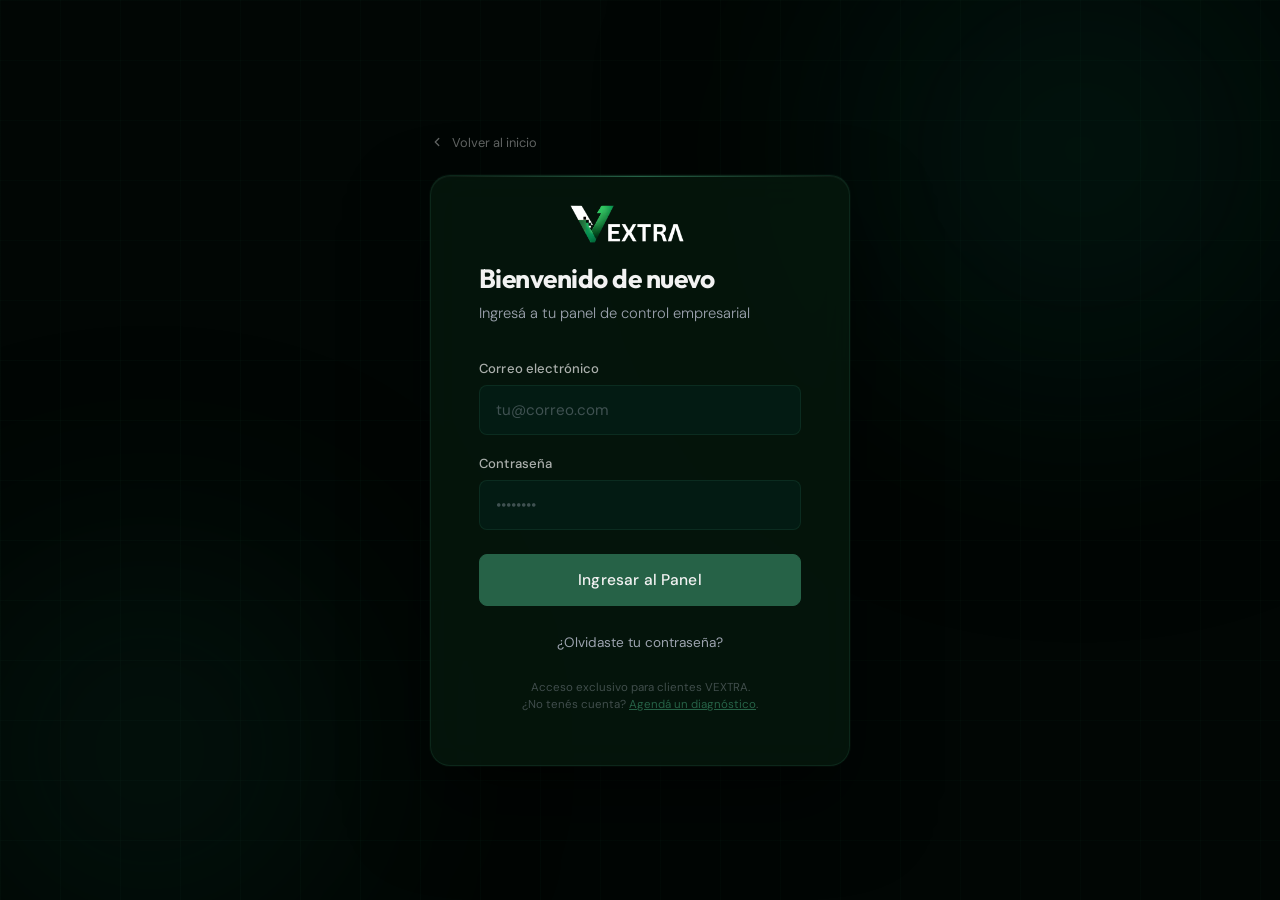
<file: iniciar-sesion.html>
<!DOCTYPE html>
<html lang="es">
<head>
  <meta charset="UTF-8">
  <meta name="viewport" content="width=device-width, initial-scale=1.0">
  <title>Ingresar — VEXTRA</title>
  <meta name="description" content="Accedé a tu panel de control de VEXTRA.">
  <link rel="preconnect" href="https://fonts.googleapis.com">
  <link rel="preconnect" href="https://fonts.gstatic.com" crossorigin>
  <link href="https://fonts.googleapis.com/css2?family=Outfit:wght@300;400;500;600;700&family=DM+Sans:ital,opsz,wght@0,9..40,300;0,9..40,400;0,9..40,500;1,9..40,300&display=swap" rel="stylesheet">
  <style>
    /* ─── RESET & BASE ─── */
    *, *::before, *::after { box-sizing: border-box; margin: 0; padding: 0; }

    :root {
      --black:    #010604;
      --deep:     #041E16;
      --dark:     #041B10;
      --forest:   #0A3524;
      --pine:     #143726;
      --green:    #266247;
      --off-white:#F2F2F2;
      --muted:    #9CA3AF;
      --font-display: 'Outfit', sans-serif;
      --font-body:    'DM Sans', sans-serif;
      --transition: 0.3s cubic-bezier(0.4,0,0.2,1);
    }

    html { font-size: 16px; -webkit-font-smoothing: antialiased; }

    body {
      font-family: var(--font-body);
      background: var(--black);
      color: var(--off-white);
      min-height: 100svh;
      display: grid;
      place-items: center;
      overflow: hidden;
      position: relative;
    }

    /* ─── BACKGROUND ─── */
    .login-bg {
      position: fixed;
      inset: 0;
      pointer-events: none;
      z-index: 0;
    }
    .bg-orb {
      position: absolute;
      border-radius: 50%;
      filter: blur(120px);
    }
    .bg-orb--1 {
      width: 700px; height: 700px;
      background: radial-gradient(circle, #041E16 0%, transparent 65%);
      top: -200px; right: -150px;
      opacity: 0.9;
    }
    .bg-orb--2 {
      width: 500px; height: 500px;
      background: radial-gradient(circle, #0A3524 0%, transparent 70%);
      bottom: -100px; left: -100px;
      opacity: 0.5;
    }
    .bg-grid {
      position: absolute;
      inset: 0;
      background-image:
        linear-gradient(rgba(38,98,71,0.05) 1px, transparent 1px),
        linear-gradient(90deg, rgba(38,98,71,0.05) 1px, transparent 1px);
      background-size: 60px 60px;
    }

    /* ─── CARD ─── */
    .login-wrap {
      position: relative;
      z-index: 1;
      width: 100%;
      max-width: 460px;
      padding: 24px 20px;
    }

    .login-card {
      background: rgba(6, 26, 14, 0.75);
      border: 1px solid rgba(38,98,71,0.25);
      border-radius: 20px;
      padding: clamp(36px, 6vw, 52px) clamp(28px, 5vw, 48px);
      backdrop-filter: blur(20px);
      -webkit-backdrop-filter: blur(20px);
      box-shadow:
        0 0 0 1px rgba(38,98,71,0.08),
        0 40px 80px rgba(0,0,0,0.5),
        inset 0 1px 0 rgba(242,242,242,0.04);
      animation: cardIn 0.6s cubic-bezier(0.4,0,0.2,1) both;
    }
    @keyframes cardIn {
      from { opacity: 0; transform: translateY(24px); }
      to   { opacity: 1; transform: none; }
    }

    /* Top accent line */
    .login-card::before {
      content: '';
      position: absolute;
      top: 0; left: 24px; right: 24px;
      height: 1.5px;
      background: linear-gradient(90deg, transparent, var(--green), transparent);
      border-radius: 0 0 2px 2px;
    }

    /* ─── LOGO ─── */
    .login-logo {
      display: flex;
      align-items: center;
      margin-bottom: 36px;
      text-decoration: none;
    }
    .login-logo-img {
      position: absolute;
      left: 40px;
      height: 150px;
      width: auto;
      object-fit: contain;
      pointer-events: none;
      filter: brightness(1.1);
    }

    /* ─── HEADING ─── */
    .login-heading { margin-bottom: 36px; }
    .login-heading h2 {
      font-family: var(--font-display);
      font-size: 1.65rem;
      font-weight: 700;
      color: var(--off-white);
      letter-spacing: -0.02em;
      line-height: 1.15;
      margin-bottom: 8px;
    }
    .login-heading p {
      font-size: 0.92rem;
      color: var(--muted);
      font-weight: 300;
      line-height: 1.5;
    }

    /* ─── FORM ─── */
    .form-stack { display: flex; flex-direction: column; gap: 20px; }

    .form-field { display: flex; flex-direction: column; gap: 8px; }
    .form-field label {
      font-size: 0.82rem;
      font-weight: 500;
      color: rgba(242,242,242,0.7);
      letter-spacing: 0.01em;
    }
    .form-field input {
      background: rgba(4,30,22,0.8);
      border: 1px solid rgba(38,98,71,0.25);
      border-radius: 8px;
      padding: 14px 16px;
      font-family: var(--font-body);
      font-size: 0.95rem;
      color: var(--off-white);
      transition: var(--transition);
      outline: none;
      -webkit-appearance: none;
      appearance: none;
      width: 100%;
    }
    .form-field input::placeholder { color: rgba(156,163,175,0.4); }
    .form-field input:focus {
      border-color: rgba(38,98,71,0.7);
      background: rgba(4,27,16,0.95);
      box-shadow: 0 0 0 3px rgba(38,98,71,0.12);
    }
    .form-field input:-webkit-autofill {
      -webkit-box-shadow: 0 0 0 100px #041E16 inset;
      -webkit-text-fill-color: var(--off-white);
    }

    /* ─── SUBMIT BUTTON ─── */
    .btn-submit {
      display: flex;
      align-items: center;
      justify-content: center;
      gap: 8px;
      width: 100%;
      padding: 15px 32px;
      background: var(--green);
      color: var(--off-white);
      border: 1.5px solid var(--green);
      border-radius: 8px;
      font-family: var(--font-body);
      font-size: 0.97rem;
      font-weight: 500;
      cursor: pointer;
      transition: var(--transition);
      letter-spacing: 0.01em;
      margin-top: 4px;
    }
    .btn-submit:hover {
      background: #2f7357;
      border-color: #2f7357;
      transform: translateY(-2px);
      box-shadow: 0 12px 40px rgba(38, 98, 71, 0.35);
    }
    .btn-submit:active { transform: translateY(0); }

    /* ─── DIVIDER ─── */
    .divider {
      display: flex;
      align-items: center;
      gap: 16px;
      margin: 4px 0;
    }
    .divider span { flex: 1; height: 1px; background: rgba(38,98,71,0.2); }
    .divider p {
      font-size: 0.75rem;
      color: var(--muted);
      white-space: nowrap;
    }

    /* ─── HELP NAV ─── */
    .login-help {
      margin-top: 28px;
      display: flex;
      flex-direction: column;
      align-items: center;
      gap: 14px;
    }
    .forgot-link {
      font-size: 0.85rem;
      color: var(--muted);
      transition: color var(--transition);
      text-decoration: none;
    }
    .forgot-link:hover { color: var(--green); }
    .back-link {
      font-size: 0.82rem;
      color: rgba(242,242,242,0.4);
      text-decoration: none;
      display: flex;
      align-items: center;
      gap: 6px;
      transition: color var(--transition);
    }
    .back-link:hover { color: rgba(242,242,242,0.8); }

    /* ─── FOOTER NOTE ─── */
    .login-note {
      text-align: center;
      font-size: 0.72rem;
      color: rgba(156,163,175,0.4);
      margin-top: 28px;
      line-height: 1.5;
    }

    /* ─── BACK BUTTON (top) ─── */
    .top-back {
      display: flex;
      align-items: center;
      gap: 8px;
      font-size: 0.8rem;
      color: rgba(242,242,242,0.4);
      text-decoration: none;
      margin-bottom: 24px;
      transition: color var(--transition);
    }
    .top-back:hover { color: var(--off-white); }
    .top-back svg { width: 14px; height: 14px; }

    /* ─── RESPONSIVE ─── */
    @media (max-width: 480px) {
      body { align-items: flex-start; padding-top: 0; overflow-y: auto; }
      .login-wrap { padding: 0; }
      .login-card {
        border-radius: 0;
        border-left: none; border-right: none;
        min-height: 100svh;
        padding: 40px 28px;
        display: flex;
        flex-direction: column;
        justify-content: center;
      }
    }
  </style>
</head>
<body>

  <!-- Background -->
  <div class="login-bg" aria-hidden="true">
    <div class="bg-orb bg-orb--1"></div>
    <div class="bg-orb bg-orb--2"></div>
    <div class="bg-grid"></div>
  </div>

  <!-- Card -->
  <div class="login-wrap">
    <a href="index.html" class="top-back" aria-label="Volver a la página principal">
      <svg viewBox="0 0 16 16" fill="none" aria-hidden="true">
        <path d="M10 12L6 8l4-4" stroke="currentColor" stroke-width="1.5" stroke-linecap="round" stroke-linejoin="round"/>
      </svg>
      Volver al inicio
    </a>

    <div class="login-card" role="main">

      <a href="index.html" class="login-logo" aria-label="VEXTRA - Volver al inicio">
        <img src="Logo_con_nombre.png" alt="VEXTRA" class="login-logo-img">
      </a>

      <div class="login-heading">
        <h2>Bienvenido de nuevo</h2>
        <p>Ingresá a tu panel de control empresarial</p>
      </div>

      <form
        class="form-stack"
        action="dashboard.html"
        method="GET"
        aria-label="Formulario de inicio de sesión"
        novalidate
      >
        <div class="form-field">
          <label for="email">Correo electrónico</label>
          <input
            type="email"
            id="email"
            name="email"
            placeholder="tu@correo.com"
            autocomplete="email"
            required
          >
        </div>

        <div class="form-field">
          <label for="password">Contraseña</label>
          <input
            type="password"
            id="password"
            name="password"
            placeholder="••••••••"
            autocomplete="current-password"
            required
          >
        </div>

        <button type="submit" class="btn-submit">
          Ingresar al Panel
        </button>
      </form>

      <nav class="login-help" aria-label="Opciones de acceso">
        <a
          href="#"
          class="forgot-link"
          onclick="alert('Te enviaremos un correo para recuperar tu contraseña.'); return false;"
          aria-label="Recuperar contraseña olvidada"
        >
          ¿Olvidaste tu contraseña?
        </a>
      </nav>

      <p class="login-note">
        Acceso exclusivo para clientes VEXTRA.<br>
        ¿No tenés cuenta? <a href="index.html#contacto" style="color:var(--green)">Agendá un diagnóstico</a>.
      </p>

    </div>
  </div>

</body>
</html>
</file>
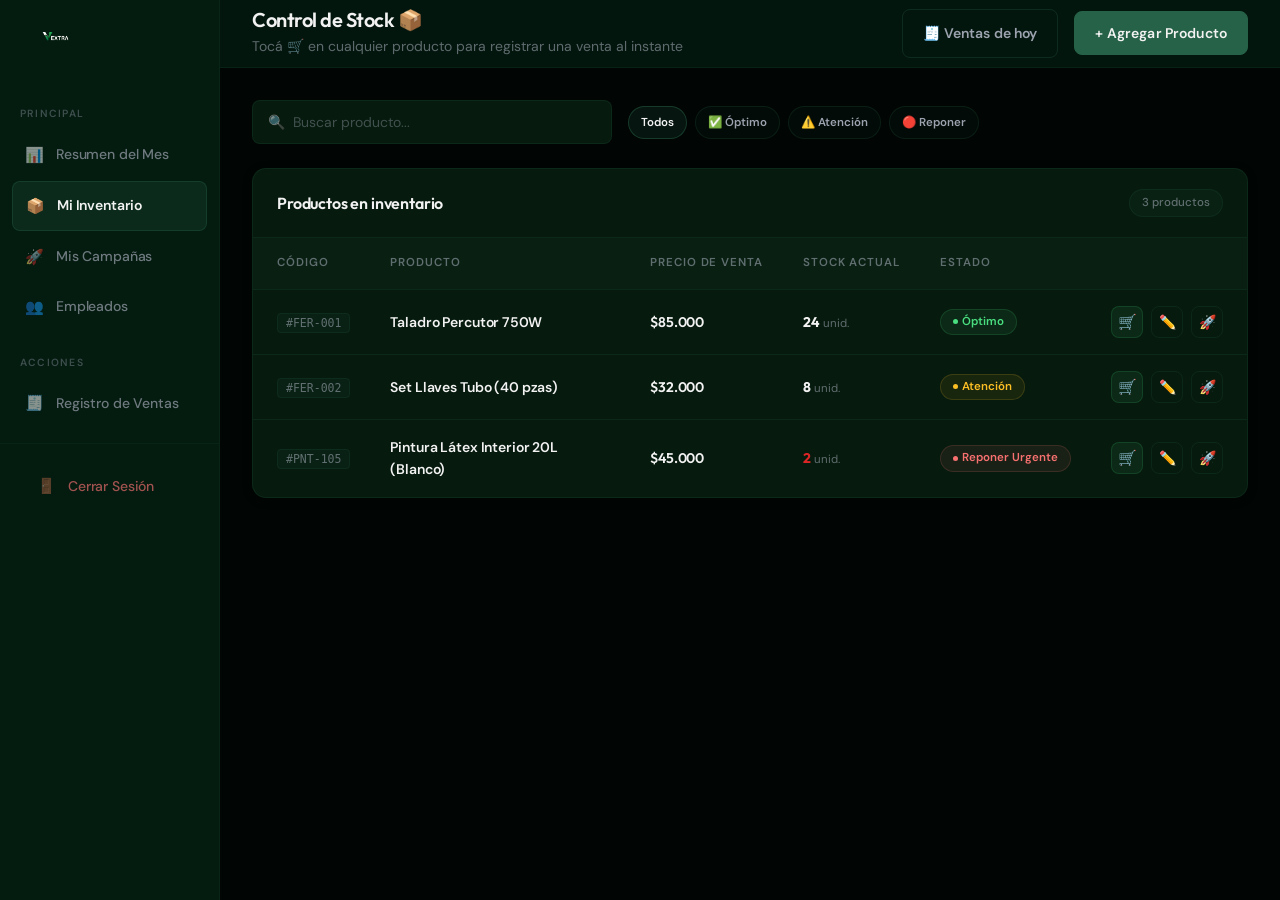
<file: inventario.html>
<!DOCTYPE html>
<html lang="es">
<head>
  <meta charset="UTF-8">
  <meta name="viewport" content="width=device-width, initial-scale=1.0">
  <title>Inventario — VEXTRA</title>
  <link rel="stylesheet" href="style.css">
  <link rel="stylesheet" href="dashboard.css">
  <link rel="stylesheet" href="inventario.css">
  <script>
/* === VEXTRA-DB INLINE === */
/* ================================================================
   VEXTRA — CAPA DE DATOS CENTRALIZADA (vextra-db.js)
   ================================================================

   Este archivo es el ÚNICO lugar que habla con el almacenamiento.
   Todas las páginas importan funciones de acá.

   CUANDO LLEGUE EL BACKEND:
   Solo tenés que editar este archivo. Ninguna página cambia.
   Cada función tiene marcado exactamente qué endpoint HTTP
   reemplaza a cada bloque de localStorage.

   ESTRUCTURA DE DATOS EN localStorage:
   ┌─────────────────────────────────────────────────────────────┐
   │  "vextra_movimientos"  →  [ ...movimientos ]                │
   │  "vextra_ventas"       →  [ ...ventas ]                     │
   │  "vextra_productos"    →  [ ...productos ]                  │
   │  "vextra_empleados"    →  [ ...empleados ]                  │
   └─────────────────────────────────────────────────────────────┘
================================================================ */

// Asignación a window para que sea accesible desde cualquier script de la página
window.VEXTRADB = (() => {

  /* --------------------------------------------------------------
     HELPERS INTERNOS — no se exportan
  -------------------------------------------------------------- */
  function leer(clave) {
    try {
      return JSON.parse(localStorage.getItem(clave)) || [];
    } catch {
      console.error('[VEXTRADB] Error leyendo', clave);
      return [];
    }
  }

  function escribir(clave, datos) {
    try {
      localStorage.setItem(clave, JSON.stringify(datos));
      return true;
    } catch (e) {
      // localStorage lleno (límite ~5MB) u otro error
      console.error('[VEXTRADB] Error escribiendo', clave, e);
      return false;
    }
  }

  function idUnico() {
    // Genera un ID numérico único basado en timestamp + random
    // El backend reemplaza esto con el ID autoincremental de SQL
    return Date.now() + Math.floor(Math.random() * 1000);
  }

  function mesAnioKey(fecha) {
    // Devuelve "2026-02" para agrupar por mes
    const d = fecha ? new Date(fecha) : new Date();
    return `${d.getFullYear()}-${String(d.getMonth() + 1).padStart(2, '0')}`;
  }

  function mesAnioLabel(fecha) {
    const d = fecha ? new Date(fecha) : new Date();
    return d.toLocaleDateString('es-AR', { month: 'long', year: 'numeric' });
  }


  /* ==============================================================
     MÓDULO: MOVIMIENTOS
     (ingresos y gastos manuales cargados desde el dashboard)
  ============================================================== */
  const Movimientos = {

    /* Clave en localStorage */
    CLAVE: 'vextra_movimientos',

    /* ----------------------------------------------------------
       LEER TODOS
       BACKEND → GET /api/movimientos
    ---------------------------------------------------------- */
    todos() {
      return leer(this.CLAVE);
    },

    /* ----------------------------------------------------------
       LEER POR MES  (ej: "2026-02")
       BACKEND → GET /api/movimientos?mes=2026-02
    ---------------------------------------------------------- */
    delMes(mesAnio) {
      const todos = this.todos();
      return todos.filter(m => {
        const d = new Date(m.fechaISO);
        return mesAnioKey(d) === mesAnio;
      });
    },

    /* ----------------------------------------------------------
       GUARDAR NUEVO MOVIMIENTO
       BACKEND → POST /api/movimientos
       Body: { tipo, monto, concepto, fecha }
    ---------------------------------------------------------- */
    guardar({ tipo, monto, concepto, fecha }) {
      const todos = this.todos();
      const fechaObj = new Date(fecha + 'T12:00:00');

      const nuevo = {
        id:        idUnico(),
        tipo,                          // "ingreso" | "gasto"
        monto:     Number(monto),
        concepto,
        fecha:     fechaObj.toLocaleDateString('es-AR'),
        fechaISO:  fechaObj.toISOString(),
        mes:       mesAnioKey(fechaObj),
        creadoEn:  new Date().toISOString(),
      };

      todos.push(nuevo);
      escribir(this.CLAVE, todos);
      return nuevo;
    },

    /* ----------------------------------------------------------
       ELIMINAR  (soft delete)
       BACKEND → DELETE /api/movimientos/:id
    ---------------------------------------------------------- */
    eliminar(id) {
      const todos = this.todos().filter(m => m.id !== id);
      escribir(this.CLAVE, todos);
    },

    /* ----------------------------------------------------------
       CALCULAR RESUMEN DEL MES
       BACKEND → GET /api/movimientos/resumen?mes=2026-02
       Retorna: { ingresos, gastos, balance }
    ---------------------------------------------------------- */
    resumenMes(mesAnio) {
      const movs = this.delMes(mesAnio);

      const ingresos = movs
        .filter(m => m.tipo === 'ingreso')
        .reduce((s, m) => s + m.monto, 0);

      const gastos = movs
        .filter(m => m.tipo === 'gasto')
        .reduce((s, m) => s + m.monto, 0);

      return {
        ingresos,
        gastos,
        balance: ingresos - gastos,
        cantidad: movs.length,
      };
    },

    /* ----------------------------------------------------------
       ÚLTIMOS N MESES para el gráfico
       BACKEND → GET /api/movimientos/historial?meses=4
       Retorna array con { label, ingresos, gastos } por mes
    ---------------------------------------------------------- */
    ultimosMeses(n = 4) {
      const hoy = new Date();
      const resultado = [];

      for (let i = n - 1; i >= 0; i--) {
        const d = new Date(hoy.getFullYear(), hoy.getMonth() - i, 1);
        const key   = mesAnioKey(d);
        const label = d.toLocaleDateString('es-AR', { month: 'short', year: '2-digit' });
        const res   = this.resumenMes(key);
        resultado.push({ label, key, ...res });
      }

      return resultado;
    },
  };


  /* ==============================================================
     MÓDULO: VENTAS
     (ventas rápidas registradas desde el inventario)
  ============================================================== */
  const Ventas = {

    CLAVE: 'vextra_ventas',

    /* ----------------------------------------------------------
       LEER TODAS
       BACKEND → GET /api/ventas
    ---------------------------------------------------------- */
    todas() {
      return leer(this.CLAVE);
    },

    /* ----------------------------------------------------------
       LEER DE UN DÍA  (fecha: Date object)
       BACKEND → GET /api/ventas?fecha=2026-02-23
    ---------------------------------------------------------- */
    delDia(fecha) {
      const fechaStr = fecha.toLocaleDateString('es-AR');
      return this.todas().filter(v => v.fecha === fechaStr && !v.anulada);
    },

    /* ----------------------------------------------------------
       LEER DEL MES ACTUAL (para sumar al dashboard)
       BACKEND → GET /api/ventas?mes=2026-02
    ---------------------------------------------------------- */
    delMes(mesAnio) {
      return this.todas().filter(v => {
        const d = new Date(v.fechaISO);
        return mesAnioKey(d) === mesAnio && !v.anulada;
      });
    },

    /* ----------------------------------------------------------
       GUARDAR NUEVA VENTA
       BACKEND → POST /api/ventas
       Body: { productoId, nombre, precio, cantidad, metodo, nota }
    ---------------------------------------------------------- */
    guardar({ productoId, nombre, precio, cantidad, metodo, nota }) {
      const todas = this.todas();
      const ahora = new Date();

      const nueva = {
        id:          idUnico(),
        productoId,
        nombre,
        precio:      Number(precio),
        cantidad:    Number(cantidad),
        total:       Number(precio) * Number(cantidad),
        metodo,
        nota:        nota || '',
        fecha:       ahora.toLocaleDateString('es-AR'),
        fechaISO:    ahora.toISOString(),
        hora:        ahora.toLocaleTimeString('es-AR', { hour: '2-digit', minute: '2-digit' }),
        mes:         mesAnioKey(ahora),
        anulada:     false,
        creadoEn:    ahora.toISOString(),
      };

      todas.push(nueva);
      escribir(this.CLAVE, todas);
      return nueva;
    },

    /* ----------------------------------------------------------
       ANULAR VENTA (no se borra, queda para auditoría)
       BACKEND → PATCH /api/ventas/:id/anular
    ---------------------------------------------------------- */
    anular(id) {
      const todas = this.todas();
      const venta = todas.find(v => v.id === id);
      if (venta) {
        venta.anulada   = true;
        venta.anuladaEn = new Date().toISOString();
        escribir(this.CLAVE, todas);
      }
      return venta;
    },

    /* ----------------------------------------------------------
       TOTAL DE VENTAS DEL MES (en $ para sumarlo al dashboard)
       BACKEND → GET /api/ventas/total?mes=2026-02
    ---------------------------------------------------------- */
    totalMes(mesAnio) {
      return this.delMes(mesAnio).reduce((s, v) => s + v.total, 0);
    },
  };


  /* ==============================================================
     MÓDULO: PRODUCTOS / INVENTARIO
  ============================================================== */
  const Productos = {

    CLAVE: 'vextra_productos',

    /* Datos iniciales — se cargan solo la primera vez */
    INICIALES: [
      { id: 'FER-001', nombre: 'Taladro Percutor 750W',              precio: 85000, stock: 24, estado: 'optimo'   },
      { id: 'FER-002', nombre: 'Set Llaves Tubo (40 pzas)',           precio: 32000, stock: 8,  estado: 'atencion' },
      { id: 'PNT-105', nombre: 'Pintura Látex Interior 20L (Blanco)', precio: 45000, stock: 2,  estado: 'critico'  },
    ],

    /* ----------------------------------------------------------
       INICIALIZAR — carga datos de ejemplo solo la primera vez
    ---------------------------------------------------------- */
    inicializar() {
      if (localStorage.getItem(this.CLAVE) === null) {
        escribir(this.CLAVE, this.INICIALES);
      }
    },

    /* ----------------------------------------------------------
       LEER TODOS
       BACKEND → GET /api/productos
    ---------------------------------------------------------- */
    todos() {
      this.inicializar();
      return leer(this.CLAVE);
    },

    /* ----------------------------------------------------------
       BUSCAR POR ID
       BACKEND → GET /api/productos/:id
    ---------------------------------------------------------- */
    porId(id) {
      return this.todos().find(p => p.id === id);
    },

    /* ----------------------------------------------------------
       DESCONTAR STOCK (después de una venta)
       BACKEND → PATCH /api/productos/:id/stock
       Body: { cantidad }
    ---------------------------------------------------------- */
    descontarStock(id, cantidad) {
      const todos   = this.todos();
      const prod    = todos.find(p => p.id === id);
      if (!prod) return null;

      prod.stock    = Math.max(0, prod.stock - cantidad);
      prod.estado   = calcularEstadoStock(prod.stock);
      escribir(this.CLAVE, todos);
      return prod;
    },

    /* ----------------------------------------------------------
       DEVOLVER STOCK (cuando se anula una venta)
       BACKEND → PATCH /api/productos/:id/stock
       Body: { cantidad: -cantidad } (suma en lugar de restar)
    ---------------------------------------------------------- */
    devolverStock(id, cantidad) {
      const todos = this.todos();
      const prod  = todos.find(p => p.id === id);
      if (!prod) return null;

      prod.stock  = prod.stock + cantidad;
      prod.estado = calcularEstadoStock(prod.stock);
      escribir(this.CLAVE, todos);
      return prod;
    },

    /* ----------------------------------------------------------
       GUARDAR NUEVO PRODUCTO
       BACKEND → POST /api/productos
    ---------------------------------------------------------- */
    guardar({ id, nombre, precio, stock }) {
      const todos = this.todos();
      const nuevo = { id, nombre, precio: Number(precio), stock: Number(stock), estado: calcularEstadoStock(Number(stock)) };
      todos.push(nuevo);
      escribir(this.CLAVE, todos);
      return nuevo;
    },

    /* ----------------------------------------------------------
       EDITAR PRODUCTO (nombre, precio, código)
       BACKEND → PUT /api/productos/:id
       Body: { nuevoId, nombre, precio }
    ---------------------------------------------------------- */
    editar(idActual, { nuevoId, nombre, precio }) {
      const todos = this.todos();
      const idx   = todos.findIndex(p => p.id === idActual);
      if (idx < 0) return null;

      todos[idx].nombre = nombre;
      todos[idx].precio = Number(precio);
      // Si cambiaron el código, actualizar el id también
      if (nuevoId && nuevoId !== idActual) {
        todos[idx].id = nuevoId.toUpperCase();
      }

      escribir(this.CLAVE, todos);
      return todos[idx];
    },

    /* ----------------------------------------------------------
       ELIMINAR PRODUCTO
       BACKEND → DELETE /api/productos/:id
    ---------------------------------------------------------- */
    eliminar(id) {
      const filtrados = this.todos().filter(p => p.id !== id);
      escribir(this.CLAVE, filtrados);
    },
  };


  /* ==============================================================
     MÓDULO: EMPLEADOS
  ============================================================== */
  const Empleados = {

    CLAVE: 'vextra_empleados',

    INICIALES: [
      { id: 1, nombre: 'Lucía',    apellido: 'Martínez', rol: 'encargado',      tipoSueldo: 'fijo', sueldo: 320000, telefono: '+54 9 2262 45-1234', ingreso: '2023-03-15', avatarColor: 'linear-gradient(135deg,#a855f7,#7c3aed)' },
      { id: 2, nombre: 'Rodrigo',  apellido: 'Sánchez',  rol: 'vendedor',       tipoSueldo: 'fijo', sueldo: 210000, telefono: '+54 9 2262 51-9988', ingreso: '2024-01-10', avatarColor: 'linear-gradient(135deg,#3478f6,#1849b8)' },
      { id: 3, nombre: 'Valentina',apellido: 'López',    rol: 'administrativo', tipoSueldo: 'fijo', sueldo: 155000, telefono: '+54 9 2262 60-7762', ingreso: '2024-07-01', avatarColor: 'linear-gradient(135deg,#22c55e,#15803d)' },
      { id: 4, nombre: 'Matías',   apellido: 'Herrera',  rol: 'deposito',       tipoSueldo: 'hora', valorHora: 1500, horasMes: 66, telefono: '+54 9 2262 33-5501', ingreso: '2025-02-20', avatarColor: 'linear-gradient(135deg,#f59e0b,#d97706)' },
    ],

    inicializar() {
      if (localStorage.getItem(this.CLAVE) === null) {
        escribir(this.CLAVE, this.INICIALES);
      }
    },

    /* ----------------------------------------------------------
       LEER TODOS
       BACKEND → GET /api/empleados
    ---------------------------------------------------------- */
    todos() {
      this.inicializar();
      return leer(this.CLAVE);
    },

    /* ----------------------------------------------------------
       GUARDAR (crear o editar según si tiene id existente)
       BACKEND crear → POST /api/empleados
       BACKEND editar → PUT /api/empleados/:id
    ---------------------------------------------------------- */
    guardar(datos) {
      const todos = this.todos();
      const existe = todos.findIndex(e => e.id === datos.id);

      if (existe >= 0) {
        todos[existe] = { ...todos[existe], ...datos };
      } else {
        datos.id = idUnico();
        todos.push(datos);
      }

      escribir(this.CLAVE, todos);
      return datos;
    },

    /* ----------------------------------------------------------
       ELIMINAR
       BACKEND → DELETE /api/empleados/:id
    ---------------------------------------------------------- */
    eliminar(id) {
      const filtrados = this.todos().filter(e => e.id !== id);
      escribir(this.CLAVE, filtrados);
    },

    /* ----------------------------------------------------------
       COSTO TOTAL DE NÓMINA DEL MES
       BACKEND → GET /api/empleados/nomina
       Retorna: { totalFijos, totalHora, total }
    ---------------------------------------------------------- */
    costoNomina() {
      const todos = this.todos();
      const totalFijos = todos.filter(e => e.tipoSueldo === 'fijo').reduce((s, e) => s + e.sueldo, 0);
      const totalHora  = todos.filter(e => e.tipoSueldo === 'hora').reduce((s, e) => s + (e.valorHora * e.horasMes), 0);
      return { totalFijos, totalHora, total: totalFijos + totalHora };
    },
  };


  /* ==============================================================
     MÓDULO: RESUMEN GLOBAL DEL DASHBOARD
     Combina movimientos manuales + ventas de inventario
  ============================================================== */
  const Dashboard = {

    /* ----------------------------------------------------------
       RESUMEN COMPLETO DEL MES ACTUAL
       BACKEND → GET /api/dashboard/resumen
       (el backend haría un JOIN de las dos tablas)
    ---------------------------------------------------------- */
    resumenMesActual() {
      const hoy    = new Date();
      const mesKey = mesAnioKey(hoy);

      // Ingresos y gastos cargados manualmente
      const resMovs = Movimientos.resumenMes(mesKey);

      // Ventas del inventario (también son ingresos)
      const totalVentasInventario = Ventas.totalMes(mesKey);

      const ingresosTotales = resMovs.ingresos + totalVentasInventario;
      const gastosTotales   = resMovs.gastos;
      const balance         = ingresosTotales - gastosTotales;

      return {
        mes:                  mesAnioKey(hoy),
        mesLabel:             mesAnioLabel(hoy),
        ingresos:             ingresosTotales,
        ingresosManual:       resMovs.ingresos,
        ingresosInventario:   totalVentasInventario,
        gastos:               gastosTotales,
        balance,
      };
    },

    /* ----------------------------------------------------------
       DATOS PARA EL GRÁFICO (últimos 4 meses)
       BACKEND → GET /api/dashboard/grafico?meses=4
    ---------------------------------------------------------- */
    datosGrafico(meses = 4) {
      const historial = Movimientos.ultimosMeses(meses);

      // Sumar ventas de inventario a los ingresos de cada mes
      return historial.map(mes => {
        const ventasMes = Ventas.totalMes(mes.key);
        return {
          ...mes,
          ingresos: mes.ingresos + ventasMes,
        };
      });
    },
  };


  /* ==============================================================
     HELPER COMPARTIDO: calcular estado de stock
  ============================================================== */
  function calcularEstadoStock(stock) {
    if (stock <= 0)  return 'critico';
    if (stock <= 3)  return 'critico';
    if (stock <= 10) return 'atencion';
    return 'optimo';
  }


  /* ==============================================================
     API PÚBLICA — lo que ven las páginas
  ============================================================== */
  return {
    Movimientos,
    Ventas,
    Productos,
    Empleados,
    Dashboard,
    calcularEstadoStock,

    /* Resetear todo (útil para desarrollo/tests) */
    resetearTodo() {
      ['vextra_movimientos','vextra_ventas','vextra_productos','vextra_empleados']
        .forEach(k => localStorage.removeItem(k));
      console.log('[VEXTRADB] Base de datos local reseteada.');
    },
  };

})();

</script>
</head>
<body>

  <aside class="sidebar" role="navigation">
    <a href="dashboard.html" class="sidebar-logo"><img src="Logo_con_nombre.png" alt="VEXTRA"></a>
    <span class="sidebar-section-label">Principal</span>
    <nav class="nav-links">
      <a href="dashboard.html"><span class="nav-icon">📊</span>Resumen del Mes</a>
      <a href="inventario.html" class="active" aria-current="page"><span class="nav-icon">📦</span>Mi Inventario</a>
      <a href="marketing.html"><span class="nav-icon">🚀</span>Mis Campañas</a>
      <a href="empleados.html"><span class="nav-icon">👥</span>Empleados</a>
    </nav>
    <span class="sidebar-section-label">Acciones</span>
    <nav class="nav-links">
      <a href="ventas-diarias.html"><span class="nav-icon">🧾</span>Registro de Ventas</a>
    </nav>
    <div class="sidebar-footer">
      <nav class="nav-links">
        <a href="iniciarsesion.html" class="nav-danger"><span class="nav-icon">🚪</span>Cerrar Sesión</a>
      </nav>
    </div>
  </aside>

  <div class="app-main">
    <header class="app-topbar" role="banner">
      <div>
        <h1>Control de Stock 📦</h1>
        <p class="topbar-greeting">Tocá 🛒 en cualquier producto para registrar una venta al instante</p>
      </div>
      <div class="topbar-meta">
        <a href="ventas-diarias.html" class="btn btn-ghost" style="font-size:var(--text-sm)">🧾 Ventas de hoy</a>
        <button class="btn btn-primary" onclick="abrirModalProducto()">+ Agregar Producto</button>
      </div>
    </header>

    <main class="page-content" role="main">

      <div class="inventory-toolbar" role="search">
        <div class="search-box">
          <span class="search-icon">🔍</span>
          <input type="search" id="buscador" placeholder="Buscar producto..." oninput="filtrarTabla()" style="font-family:var(--font-body);width:100%;padding:var(--space-3) var(--space-4) var(--space-3) var(--space-10);border:1.5px solid var(--color-border);border-radius:var(--radius-md);background:var(--color-surface);font-size:var(--text-sm);box-sizing:border-box">
        </div>
        <div class="filter-chips" role="group">
          <button class="chip active" onclick="filtrarChip(this,'todos')">Todos</button>
          <button class="chip" onclick="filtrarChip(this,'optimo')">✅ Óptimo</button>
          <button class="chip" onclick="filtrarChip(this,'atencion')">⚠️ Atención</button>
          <button class="chip" onclick="filtrarChip(this,'critico')">🔴 Reponer</button>
        </div>
      </div>

      <div class="table-card">
        <div class="table-card-header">
          <h2>Productos en inventario</h2>
          <span class="table-count" id="table-count" aria-live="polite">—</span>
        </div>
        <div class="inventory-table-wrap" role="region" tabindex="0">
          <table class="inventory-table">
            <thead>
              <tr>
                <th scope="col">Código</th>
                <th scope="col">Producto</th>
                <th scope="col">Precio de Venta</th>
                <th scope="col">Stock Actual</th>
                <th scope="col">Estado</th>
                <th scope="col"><span class="visually-hidden">Acciones</span></th>
              </tr>
            </thead>
            <!-- Se rellena con renderTabla() -->
            <tbody id="tbody-inventario"></tbody>
          </table>
        </div>
      </div>
    </main>
  </div>

  <!-- MODAL VENTA RÁPIDA -->
  <div class="modal-overlay" id="modalVenta" role="dialog" aria-modal="true" aria-labelledby="mv-title" onclick="cerrarSiAfuera(event)">
    <div class="modal-box" style="max-width:440px">
      <div class="modal-header">
        <h2 id="mv-title">Registrar Venta</h2>
        <button class="modal-close" onclick="cerrarModalVenta()">×</button>
      </div>
      <div class="venta-producto-card">
        <div class="vpc-icon">🛒</div>
        <div class="vpc-info">
          <p class="vpc-nombre" id="vpc-nombre">—</p>
          <p class="vpc-codigo" id="vpc-codigo">—</p>
        </div>
        <div class="vpc-precio" id="vpc-precio-unit">$0</div>
      </div>
      <form class="form-stack" id="form-venta" onsubmit="confirmarVenta(event)" novalidate style="margin-top:var(--space-5)">
        <div class="form-row">
          <div class="form-field">
            <label for="v-cantidad">Cantidad vendida</label>
            <input type="number" id="v-cantidad" min="1" value="1" required oninput="actualizarTotal()" style="font-size:var(--text-lg);font-weight:600;text-align:center">
          </div>
          <div class="form-field">
            <label for="v-metodo">Método de pago</label>
            <select id="v-metodo" required>
              <option value="efectivo">💵 Efectivo</option>
              <option value="transferencia">🏦 Transferencia</option>
              <option value="debito">💳 Débito</option>
              <option value="credito">💳 Crédito</option>
            </select>
          </div>
        </div>
        <div class="venta-total-row">
          <span class="venta-total-label">Total</span>
          <span class="venta-total-valor" id="v-total">$0</span>
        </div>
        <div class="form-field">
          <label for="v-nota">Nota (opcional)</label>
          <input type="text" id="v-nota" placeholder="Ej: cliente habitual" maxlength="100">
        </div>
        <button type="submit" class="btn-sell-confirm">✓ Confirmar Venta</button>
      </form>
    </div>
  </div>

  <!-- MODAL NUEVO PRODUCTO -->
  <div class="modal-overlay" id="modalProducto" role="dialog" aria-modal="true" aria-labelledby="mp-title" onclick="cerrarSiAfueraProducto(event)">
    <div class="modal-box" style="max-width:420px">
      <div class="modal-header">
        <h2 id="mp-title">Agregar Producto</h2>
        <button class="modal-close" onclick="cerrarModalProducto()">×</button>
      </div>
      <form class="form-stack" onsubmit="guardarProducto(event)" novalidate>
        <div class="form-row">
          <div class="form-field">
            <label for="p-id">Código</label>
            <input type="text" id="p-id" placeholder="Ej: FER-010" required>
          </div>
          <div class="form-field">
            <label for="p-stock">Stock inicial</label>
            <input type="number" id="p-stock" placeholder="Ej: 20" min="0" required>
          </div>
        </div>
        <div class="form-field">
          <label for="p-nombre">Nombre del producto</label>
          <input type="text" id="p-nombre" placeholder="Ej: Taladro Inalámbrico 18V" required>
        </div>
        <div class="form-field">
          <label for="p-precio">Precio de venta ($)</label>
          <input type="number" id="p-precio" placeholder="Ej: 95000" min="1" required>
        </div>
        <button type="submit" class="btn btn-primary btn-full" style="margin-top:var(--space-2)">Agregar al Inventario</button>
      </form>
    </div>
  </div>

  <!-- MODAL EDITAR PRODUCTO -->
  <div class="modal-overlay" id="modalEditar" role="dialog" aria-modal="true" aria-labelledby="me-prod-title" onclick="if(event.target===this) cerrarModalEditar()">
    <div class="modal-box" style="max-width:440px">
      <div class="modal-header">
        <h2 id="me-prod-title">Editar Producto</h2>
        <button class="modal-close" onclick="cerrarModalEditar()">×</button>
      </div>

      <form class="form-stack" id="form-editar" onsubmit="guardarEdicion(event)" novalidate>

        <div class="form-row">
          <div class="form-field">
            <label for="e-prod-id">Código</label>
            <input type="text" id="e-prod-id" placeholder="Ej: FER-001" required>
          </div>
          <div class="form-field">
            <label for="e-prod-stock" style="display:flex;justify-content:space-between;align-items:center">
              Stock actual
              <span style="font-size:var(--text-xs);color:var(--color-text-tertiary);font-weight:400">Solo lectura</span>
            </label>
            <input type="number" id="e-prod-stock" disabled style="opacity:.6;cursor:not-allowed;background:var(--color-neutral-100)">
          </div>
        </div>

        <div class="form-field">
          <label for="e-prod-nombre">Nombre del producto</label>
          <input type="text" id="e-prod-nombre" required>
        </div>

        <div class="form-field">
          <label for="e-prod-precio">Precio de venta ($)</label>
          <input type="number" id="e-prod-precio" min="1" required>
        </div>

        <button type="submit" class="btn btn-primary btn-full" style="margin-top:var(--space-2)">
          Guardar cambios
        </button>
      </form>

      <!-- Zona peligrosa -->
      <div style="margin-top:var(--space-6);padding-top:var(--space-5);border-top:1px solid var(--color-border)">
        <p style="font-size:var(--text-xs);font-weight:600;text-transform:uppercase;letter-spacing:.06em;color:var(--color-text-tertiary);margin-bottom:var(--space-3)">Zona peligrosa</p>
        <button
          class="btn"
          id="btn-eliminar-prod"
          style="width:100%;background:transparent;color:var(--color-danger-500);border-color:var(--color-danger-200)"
          onclick="pedirEliminarProducto()"
        >
          🗑 Eliminar este producto
        </button>
      </div>
    </div>
  </div>

  <!-- MODAL CONFIRMAR ELIMINACIÓN DE PRODUCTO -->
  <div class="modal-overlay" id="modalEliminarProd" role="dialog" aria-modal="true" onclick="if(event.target===this) cerrarModalEliminarProd()">
    <div class="modal-box" style="max-width:380px;text-align:center">
      <div style="font-size:48px;margin-bottom:var(--space-4)">⚠️</div>
      <h2 style="margin-bottom:var(--space-3);font-size:var(--text-xl)">Eliminar producto</h2>
      <p style="color:var(--color-text-secondary);font-size:var(--text-sm);margin-bottom:var(--space-2);line-height:var(--leading-relaxed)">
        ¿Eliminar permanentemente
      </p>
      <p style="font-weight:700;font-size:var(--text-base);color:var(--color-text-primary);margin-bottom:var(--space-6)" id="delete-prod-nombre">—</p>
      <p style="color:var(--color-text-tertiary);font-size:var(--text-xs);margin-bottom:var(--space-6)">Esta acción no se puede deshacer.</p>
      <div style="display:flex;gap:var(--space-3)">
        <button class="btn btn-ghost" style="flex:1" onclick="cerrarModalEliminarProd()">Cancelar</button>
        <button class="btn" id="btn-confirmar-eliminar-prod" style="flex:1;background:var(--color-danger-500);color:white;border-color:var(--color-danger-500)">
          Sí, eliminar
        </button>
      </div>
    </div>
  </div>

  <!-- TOAST -->
  <div class="venta-toast" id="ventaToast" role="status" aria-live="polite">
    <span class="toast-icon">✓</span>
    <span id="toastMsg">Venta registrada</span>
  </div>

  <style>
    .visually-hidden { position:absolute;width:1px;height:1px;padding:0;margin:-1px;overflow:hidden;clip:rect(0,0,0,0);white-space:nowrap;border:0 }
    .search-box { position:relative }
    .search-box .search-icon { position:absolute;left:var(--space-4);top:50%;transform:translateY(-50%);pointer-events:none;color:var(--color-text-tertiary);font-size:14px }
    .search-box input:focus { outline:none;border-color:var(--color-brand-500);box-shadow:0 0 0 3px rgba(52,120,246,0.12) }

    .btn-icon.btn-sell { background-color:var(--color-success-50);border-color:var(--color-success-100);color:var(--color-success-700);font-size:15px }
    .btn-icon.btn-sell:hover { background-color:var(--color-success-500);border-color:var(--color-success-500);color:white;transform:scale(1.1) }

    .venta-producto-card { display:flex;align-items:center;gap:var(--space-4);background:var(--color-neutral-50);border:1px solid var(--color-border);border-radius:var(--radius-lg);padding:var(--space-4) var(--space-5);margin-top:var(--space-4) }
    .vpc-icon { font-size:28px;flex-shrink:0 }
    .vpc-info { flex:1 }
    .vpc-nombre { font-weight:600;font-size:var(--text-base);color:var(--color-text-primary);margin-bottom:2px }
    .vpc-codigo { font-family:var(--font-mono);font-size:var(--text-xs);color:var(--color-text-tertiary) }
    .vpc-precio { font-family:var(--font-display);font-size:var(--text-lg);font-weight:700;color:var(--color-text-primary);flex-shrink:0 }

    .venta-total-row { display:flex;align-items:center;justify-content:space-between;background:linear-gradient(135deg,var(--color-success-50),var(--color-brand-50));border:1px solid var(--color-success-100);border-radius:var(--radius-lg);padding:var(--space-4) var(--space-5) }
    .venta-total-label { font-size:var(--text-sm);font-weight:600;color:var(--color-text-secondary);text-transform:uppercase;letter-spacing:.05em }
    .venta-total-valor { font-family:var(--font-display);font-size:var(--text-2xl);font-weight:700;color:var(--color-success-700);letter-spacing:-.03em }

    .btn-sell-confirm { width:100%;padding:var(--space-4);background-color:var(--color-success-500);color:white;border:none;border-radius:var(--radius-lg);font-family:var(--font-body);font-size:var(--text-base);font-weight:700;cursor:pointer;transition:all var(--transition-fast);box-shadow:var(--shadow-success);margin-top:var(--space-2) }
    .btn-sell-confirm:hover { background-color:var(--color-success-600);transform:translateY(-1px) }

    .venta-toast { position:fixed;bottom:var(--space-8);left:50%;transform:translateX(-50%) translateY(80px);background-color:var(--color-neutral-900);color:white;padding:var(--space-4) var(--space-6);border-radius:var(--radius-full);font-size:var(--text-sm);font-weight:600;display:flex;align-items:center;gap:var(--space-3);z-index:1000;box-shadow:var(--shadow-xl);transition:transform .4s cubic-bezier(.16,1,.3,1),opacity .4s;opacity:0;pointer-events:none;white-space:nowrap }
    .venta-toast.visible { transform:translateX(-50%) translateY(0);opacity:1 }
    .toast-icon { width:20px;height:20px;background-color:var(--color-success-500);border-radius:50%;display:flex;align-items:center;justify-content:center;font-size:11px;font-weight:bold;flex-shrink:0 }

    @keyframes rowFlash { 0%{background-color:var(--color-success-50)}100%{background-color:transparent} }
    .row-sold { animation:rowFlash 1.5s ease forwards }
    @keyframes numBump { 0%{transform:scale(1.5);color:var(--color-danger-500)}100%{transform:scale(1);color:inherit} }
    .stock-bump { animation:numBump .5s ease forwards }
  </style>

  <script>
    let productoActivo = null;
    let filtroEstado   = 'todos';

    /* ============================================================
       RENDER DE LA TABLA — lee desde VEXTRADB.Productos
    ============================================================ */
    function renderTabla() {
      const productos = VEXTRADB.Productos.todos();
      const busqueda  = (document.getElementById('buscador').value || '').toLowerCase();
      const tbody     = document.getElementById('tbody-inventario');

      const filtrados = productos.filter(p => {
        const matchNombre = p.nombre.toLowerCase().includes(busqueda) || p.id.toLowerCase().includes(busqueda);
        const matchEstado = filtroEstado === 'todos' || p.estado === filtroEstado;
        return matchNombre && matchEstado;
      });

      document.getElementById('table-count').textContent = `${filtrados.length} producto${filtrados.length !== 1 ? 's' : ''}`;

      const BADGE = {
        optimo:   { cls: 'stock-optimal', txt: 'Óptimo' },
        atencion: { cls: 'stock-medium',  txt: 'Atención' },
        critico:  { cls: 'stock-critical',txt: 'Reponer Urgente' },
      };

      tbody.innerHTML = filtrados.map(p => {
        const b = BADGE[p.estado] || BADGE.optimo;
        const stockColor = p.estado === 'critico' ? 'style="color:var(--color-danger-600)"' : '';
        const sinStock   = p.stock <= 0;
        return `
          <tr data-estado="${p.estado}" data-id="${p.id}">
            <td><span class="product-code">#${p.id}</span></td>
            <td><span class="product-name">${p.nombre}</span></td>
            <td><span class="product-price">$${p.precio.toLocaleString('es-AR')}</span></td>
            <td><span class="stock-count" id="stock-${p.id}" ${stockColor}>${p.stock}</span><span class="stock-unit"> unid.</span></td>
            <td><span class="stock-badge ${b.cls}" id="badge-${p.id}">${b.txt}</span></td>
            <td>
              <div class="action-buttons">
                <button class="btn-icon btn-sell" title="Registrar venta"
                  ${sinStock ? 'disabled style="opacity:.35;cursor:not-allowed"' : ''}
                  onclick="abrirModalVenta('${p.id}')">🛒</button>
                <button class="btn-icon" title="Editar producto" onclick="abrirModalEditar('${p.id}')">✏️</button>
                <button class="btn-icon btn-promote" title="Solicitar publicidad por WhatsApp" onclick="solicitarPublicidad('${p.id}')">🚀</button>
              </div>
            </td>
          </tr>`;
      }).join('');
    }

    function filtrarChip(btn, estado) {
      document.querySelectorAll('.chip').forEach(c => c.classList.remove('active'));
      btn.classList.add('active');
      filtroEstado = estado;
      renderTabla();
    }

    function filtrarTabla() { renderTabla(); }

    /* ============================================================
       MODAL VENTA
    ============================================================ */
    function abrirModalVenta(id) {
      const prod = VEXTRADB.Productos.porId(id);
      if (!prod || prod.stock <= 0) return;
      productoActivo = id;

      document.getElementById('vpc-nombre').textContent     = prod.nombre;
      document.getElementById('vpc-codigo').textContent     = '#' + id;
      document.getElementById('vpc-precio-unit').textContent = '$' + prod.precio.toLocaleString('es-AR');
      const cantInput = document.getElementById('v-cantidad');
      cantInput.value = 1;
      cantInput.max   = prod.stock;
      document.getElementById('v-metodo').value = 'efectivo';
      document.getElementById('v-nota').value   = '';
      cantInput.style.borderColor = '';
      cantInput.style.boxShadow   = '';
      document.getElementById('v-total').style.color = '';
      actualizarTotal();

      document.getElementById('modalVenta').classList.add('is-open');
      document.body.style.overflow = 'hidden';
      setTimeout(() => cantInput.focus(), 150);
    }

    function cerrarModalVenta() {
      document.getElementById('modalVenta').classList.remove('is-open');
      document.body.style.overflow = '';
      productoActivo = null;
    }

    function cerrarSiAfuera(e) { if (e.target === e.currentTarget) cerrarModalVenta(); }

    function actualizarTotal() {
      if (!productoActivo) return;
      const prod  = VEXTRADB.Productos.porId(productoActivo);
      const cant  = Math.max(1, parseInt(document.getElementById('v-cantidad').value) || 1);
      document.getElementById('v-total').textContent = '$' + (cant * prod.precio).toLocaleString('es-AR');
    }

    /* ============================================================
       CONFIRMAR VENTA — guarda en VEXTRADB
    ============================================================ */
    function confirmarVenta(e) {
      e.preventDefault();
      const id       = productoActivo;
      const prod     = VEXTRADB.Productos.porId(id);
      const cantidad = parseInt(document.getElementById('v-cantidad').value);

      if (cantidad > prod.stock || cantidad < 1) {
        const el = document.getElementById('v-cantidad');
        el.style.borderColor = 'var(--color-danger-500)';
        el.style.boxShadow   = '0 0 0 3px rgba(239,68,68,.15)';
        document.getElementById('v-total').textContent = '⚠ Stock insuficiente';
        document.getElementById('v-total').style.color = 'var(--color-danger-600)';
        return;
      }

      // ①  Guardar venta en VEXTRADB.Ventas
      VEXTRADB.Ventas.guardar({
        productoId: id,
        nombre:     prod.nombre,
        precio:     prod.precio,
        cantidad,
        metodo:     document.getElementById('v-metodo').value,
        nota:       document.getElementById('v-nota').value.trim(),
      });
      /*
        BACKEND: reemplazar por →
        await fetch('/api/ventas', {
          method: 'POST',
          headers: { 'Content-Type': 'application/json' },
          body: JSON.stringify({ productoId, nombre, precio, cantidad, metodo, nota })
        });
      */

      // ②  Descontar stock en VEXTRADB.Productos
      const prodActualizado = VEXTRADB.Productos.descontarStock(id, cantidad);
      /*
        BACKEND: reemplazar por →
        await fetch(`/api/productos/${id}/stock`, {
          method: 'PATCH',
          headers: { 'Content-Type': 'application/json' },
          body: JSON.stringify({ cantidad })
        });
      */

      // ③  Actualizar UI sin recargar la página
      actualizarFilaUI(id, prodActualizado);
      cerrarModalVenta();
      mostrarToast(`${cantidad}× ${prod.nombre} — $${(prod.precio * cantidad).toLocaleString('es-AR')}`);
    }

    function actualizarFilaUI(id, prod) {
      const stockEl = document.getElementById('stock-' + id);
      const badgeEl = document.getElementById('badge-' + id);
      const fila    = document.querySelector(`tr[data-id="${id}"]`);
      if (!stockEl) return;

      stockEl.textContent = prod.stock;
      stockEl.classList.remove('stock-bump');
      void stockEl.offsetWidth;
      stockEl.classList.add('stock-bump');

      const BADGE = { optimo:{cls:'stock-optimal',txt:'Óptimo'}, atencion:{cls:'stock-medium',txt:'Atención'}, critico:{cls:'stock-critical',txt:'Reponer Urgente'} };
      const b = BADGE[prod.estado] || BADGE.optimo;
      badgeEl.className   = 'stock-badge ' + b.cls;
      badgeEl.textContent = b.txt;
      stockEl.style.color = prod.estado === 'critico' ? 'var(--color-danger-600)' : '';
      fila.setAttribute('data-estado', prod.estado);

      if (prod.stock <= 0) {
        const btn = fila.querySelector('.btn-sell');
        if (btn) { btn.disabled=true; btn.style.opacity='.35'; btn.style.cursor='not-allowed'; }
      }

      fila.classList.remove('row-sold');
      void fila.offsetWidth;
      fila.classList.add('row-sold');
    }

    /* ============================================================
       MODAL NUEVO PRODUCTO
    ============================================================ */
    function abrirModalProducto() {
      document.getElementById('modalProducto').classList.add('is-open');
      document.body.style.overflow = 'hidden';
    }
    function cerrarModalProducto() {
      document.getElementById('modalProducto').classList.remove('is-open');
      document.body.style.overflow = '';
    }
    function cerrarSiAfueraProducto(e) { if (e.target === e.currentTarget) cerrarModalProducto(); }

    function guardarProducto(e) {
      e.preventDefault();
      VEXTRADB.Productos.guardar({
        id:     document.getElementById('p-id').value.trim().toUpperCase(),
        nombre: document.getElementById('p-nombre').value.trim(),
        precio: document.getElementById('p-precio').value,
        stock:  document.getElementById('p-stock').value,
      });
      /*
        BACKEND: reemplazar por →
        await fetch('/api/productos', {
          method: 'POST',
          headers: { 'Content-Type': 'application/json' },
          body: JSON.stringify({ id, nombre, precio, stock })
        });
      */
      cerrarModalProducto();
      e.target.reset();
      renderTabla();
    }

    /* ============================================================
       TOAST
    ============================================================ */
    let toastTimer;
    function mostrarToast(msg) {
      const t = document.getElementById('ventaToast');
      document.getElementById('toastMsg').textContent = msg;
      t.classList.add('visible');
      clearTimeout(toastTimer);
      toastTimer = setTimeout(() => t.classList.remove('visible'), 3500);
    }

    document.addEventListener('keydown', e => { if (e.key === 'Escape') { cerrarModalVenta(); cerrarModalProducto(); cerrarModalEditar(); cerrarModalEliminarProd(); } });

    /* ============================================================
       EDITAR PRODUCTO
    ============================================================ */
    let editandoProdId = null;   // guarda el id original mientras editamos

    function abrirModalEditar(id) {
      const prod = VEXTRADB.Productos.porId(id);
      if (!prod) return;
      editandoProdId = id;

      document.getElementById('e-prod-id').value     = prod.id;
      document.getElementById('e-prod-nombre').value = prod.nombre;
      document.getElementById('e-prod-precio').value = prod.precio;
      document.getElementById('e-prod-stock').value  = prod.stock;

      document.getElementById('modalEditar').classList.add('is-open');
      document.body.style.overflow = 'hidden';
    }

    function cerrarModalEditar() {
      document.getElementById('modalEditar').classList.remove('is-open');
      document.body.style.overflow = '';
      editandoProdId = null;
    }

    function guardarEdicion(e) {
      e.preventDefault();
      const nuevoId = document.getElementById('e-prod-id').value.trim().toUpperCase();
      const nombre  = document.getElementById('e-prod-nombre').value.trim();
      const precio  = document.getElementById('e-prod-precio').value;

      VEXTRADB.Productos.editar(editandoProdId, { nuevoId, nombre, precio });
      /*
        BACKEND: reemplazar por →
        await fetch(`/api/productos/${editandoProdId}`, {
          method: 'PUT',
          headers: { 'Content-Type': 'application/json' },
          body: JSON.stringify({ nuevoId, nombre, precio })
        });
      */

      cerrarModalEditar();
      renderTabla();
      mostrarToast(`✏️ ${nombre} actualizado`);
    }

    /* ============================================================
       ELIMINAR PRODUCTO (desde el modal de edición)
    ============================================================ */
    function pedirEliminarProducto() {
      const prod = VEXTRADB.Productos.porId(editandoProdId);
      if (!prod) return;
      document.getElementById('delete-prod-nombre').textContent = prod.nombre;
      document.getElementById('btn-confirmar-eliminar-prod').onclick = ejecutarEliminarProducto;
      document.getElementById('modalEliminarProd').classList.add('is-open');
    }

    function cerrarModalEliminarProd() {
      document.getElementById('modalEliminarProd').classList.remove('is-open');
    }

    function ejecutarEliminarProducto() {
      const prod = VEXTRADB.Productos.porId(editandoProdId);
      VEXTRADB.Productos.eliminar(editandoProdId);
      /*
        BACKEND: reemplazar por →
        await fetch(`/api/productos/${editandoProdId}`, { method: 'DELETE' });
      */
      cerrarModalEliminarProd();
      cerrarModalEditar();
      renderTabla();
      mostrarToast(`🗑 ${prod?.nombre || 'Producto'} eliminado`);
    }

    /* ============================================================
       SOLICITAR PUBLICIDAD — WhatsApp con mensaje pre-armado
    ============================================================ */
    function solicitarPublicidad(id) {
      const prod = VEXTRADB.Productos.porId(id);
      if (!prod) return;

      const WHATSAPP_AGENCIA = '5492262537340'; // ← cambiá por el número real de la agencia

      const mensaje = encodeURIComponent(
        `Hola! Te escribo desde la empresa VEXTRA.\n\n` +
        `Quiero solicitar una campaña de publicidad para el siguiente producto:\n\n` +
        ` *${prod.nombre}*\n` +
        ` Código: #${prod.id}\n` +
        ` Precio de venta: $${prod.precio.toLocaleString('es-AR')}\n` +
        ` Stock actual: ${prod.stock} unidades\n\n` +
        `Quedo a disposición para coordinar los detalles. ¡Gracias!`
      );

      window.open(`https://wa.me/${WHATSAPP_AGENCIA}?text=${mensaje}`, '_blank');
    }

    /* INICIO */
    document.addEventListener('DOMContentLoaded', renderTabla);
  </script>

</body>
</html>
</file>
<file: style.css>
/* ══════════════════════════════════════════════════════
   VEXTRA — Landing Page CSS
   Tipografía: Outfit (display/headings) + DM Sans (body)
   Paleta: dark green ecosystem + light neutral
   ══════════════════════════════════════════════════════ */

/* ─── RESET & BASE ─────────────────────────────────── */
*, *::before, *::after { box-sizing: border-box; margin: 0; padding: 0; }

:root {
  --black:    #010604;
  --deep:     #041E16;
  --dark:     #041B10;
  --forest:   #0A3524;
  --pine:     #143726;
  --green:    #266247;
  --off-white:#F2F2F2;
  --muted:    #9CA3AF;
  --card-bg:  #061a0e;

  --font-display: 'Outfit', sans-serif;
  --font-body:    'DM Sans', sans-serif;

  --nav-h: 72px;
  --section-py: clamp(80px, 9vw, 130px);
  --container: 1560px;
  --radius: 12px;
  --radius-lg: 20px;

  --transition: 0.3s cubic-bezier(0.4,0,0.2,1);
  --transition-slow: 0.6s cubic-bezier(0.4,0,0.2,1);
}

html {
  scroll-behavior: smooth;
  font-size: 16px;
  -webkit-font-smoothing: antialiased;
}

body {
  font-family: var(--font-body);
  background: var(--black);
  color: var(--off-white);
  overflow-x: hidden;
  line-height: 1.6;
}

img { display: block; max-width: 100%; }
a { text-decoration: none; color: inherit; }
ul { list-style: none; }
button { cursor: pointer; font-family: inherit; border: none; background: none; }

/* ─── SCROLL OFFSET for sticky nav ─────────────────── */
[id] { scroll-margin-top: calc(var(--nav-h) + 20px); }

/* ─── CONTAINER ─────────────────────────────────────── */
.container {
  width: 100%;
  max-width: var(--container);
  margin: 0 auto;
  padding: 0 clamp(20px, 5vw, 60px);
}

/* ─── TYPOGRAPHY SCALE ──────────────────────────────── */
h1, h2, h3, h4, h5 { font-family: var(--font-display); line-height: 1.1; letter-spacing: -0.02em; }

h1 { font-size: clamp(2.8rem, 5.5vw, 5.6rem); font-weight: 700; }
h2 { font-size: clamp(2rem, 3.5vw, 3.6rem); font-weight: 600; }
h3 { font-size: clamp(1.1rem, 1.8vw, 1.4rem); font-weight: 600; }
h4 { font-size: 1rem; font-weight: 600; letter-spacing: 0; }
h5 { font-size: 0.78rem; font-weight: 600; text-transform: uppercase; letter-spacing: 0.1em; color: var(--muted); }
p  { font-size: clamp(0.95rem, 1.4vw, 1.05rem); line-height: 1.75; color: var(--muted); font-weight: 300; }

/* ─── SECTION EYEBROW ───────────────────────────────── */
.section-eyebrow {
  display: inline-flex;
  align-items: center;
  gap: 10px;
  font-family: var(--font-body);
  font-size: 0.75rem;
  font-weight: 500;
  text-transform: uppercase;
  letter-spacing: 0.12em;
  color: var(--green);
  margin-bottom: 20px;
}
.section-eyebrow::before {
  content: '';
  display: block;
  width: 28px;
  height: 1px;
  background: var(--green);
}

.section-title { margin-bottom: 24px; }
.section-desc { max-width: 560px; margin-bottom: 40px; }

/* ─── BUTTONS ────────────────────────────────────────── */
.btn {
  display: inline-flex;
  align-items: center;
  justify-content: center;
  gap: 8px;
  padding: 14px 32px;
  border-radius: 6px;
  font-family: var(--font-body);
  font-size: 0.95rem;
  font-weight: 500;
  letter-spacing: 0.02em;
  transition: var(--transition);
  white-space: nowrap;
}

.btn-primary {
  background: var(--green);
  color: var(--off-white);
  border: 1.5px solid var(--green);
}
.btn-primary:hover {
  background: #2f7357;
  border-color: #2f7357;
  transform: translateY(-2px);
  box-shadow: 0 12px 40px rgba(38, 98, 71, 0.35);
}

.btn-ghost {
  background: transparent;
  color: var(--off-white);
  border: 1.5px solid rgba(242,242,242,0.2);
}
.btn-ghost:hover {
  border-color: rgba(242,242,242,0.5);
  background: rgba(242,242,242,0.05);
}

.btn-login {
  background: transparent;
  color: var(--off-white);
  border: 1.5px solid rgba(38,98,71,0.6);
  padding: 9px 22px;
  border-radius: 6px;
  font-family: var(--font-body);
  font-size: 0.88rem;
  font-weight: 500;
  transition: var(--transition);
}
.btn-login:hover {
  background: rgba(38,98,71,0.15);
  border-color: var(--green);
}

.btn-outline {
  display: inline-flex;
  align-items: center;
  gap: 8px;
  padding: 12px 28px;
  border-radius: 6px;
  font-family: var(--font-body);
  font-size: 0.92rem;
  font-weight: 500;
  background: transparent;
  color: var(--off-white);
  border: 1.5px solid rgba(242,242,242,0.2);
  transition: var(--transition);
}
.btn-outline:hover {
  border-color: var(--green);
  color: var(--green);
}

.btn-full { width: 100%; }

/* ─── REVEAL ANIMATIONS ─────────────────────────────── */
.reveal {
  opacity: 0;
  transform: translateY(28px);
  transition: opacity 0.7s ease, transform 0.7s ease;
}
.reveal.visible {
  opacity: 1;
  transform: none;
}
.reveal--delay-1 { transition-delay: 0.1s; }
.reveal--delay-2 { transition-delay: 0.2s; }
.reveal--delay-3 { transition-delay: 0.3s; }
.reveal--delay-4 { transition-delay: 0.4s; }

/* ══════════════════════════════════════════════════════
   HEADER / NAVBAR
   ══════════════════════════════════════════════════════ */
.header {
  position: fixed;
  top: 0; left: 0; right: 0;
  height: var(--nav-h);
  z-index: 100;
  transition: background 0.4s ease, box-shadow 0.4s ease;
}
.header.scrolled {
  background: rgba(4, 30, 22, 0.92);
  backdrop-filter: blur(16px);
  -webkit-backdrop-filter: blur(16px);
  box-shadow: 0 1px 0 rgba(38,98,71,0.2);
}

.nav {
  display: flex;
  align-items: center;
  justify-content: space-between;
  height: 100%;
  gap: 24px;
}

.nav-logo {
  display: flex;
  align-items: center;
  flex-shrink: 0;
}
.nav-logo-img {
  height: 36px;
  width: auto;
  display: block;
  /* Logo PNG has black background so we invert it to show on dark */
  filter: brightness(1.1);
}

/* keep text logo fallback styles */
.logo-v { color: var(--green); }
.logo-extra { color: var(--off-white); }

.nav-links {
  display: flex;
  align-items: center;
  gap: clamp(16px, 2vw, 36px);
  list-style: none;
}
.nav-link {
  font-size: 0.88rem;
  font-weight: 400;
  color: rgba(242,242,242,0.65);
  transition: color var(--transition);
  position: relative;
  padding-bottom: 2px;
}
.nav-link::after {
  content: '';
  position: absolute;
  bottom: -2px; left: 0;
  width: 0; height: 1px;
  background: var(--green);
  transition: width var(--transition);
}
.nav-link:hover { color: var(--off-white); }
.nav-link:hover::after { width: 100%; }

.nav-actions {
  display: flex;
  align-items: center;
  gap: 16px;
  flex-shrink: 0;
}

.hamburger {
  display: none;
  flex-direction: column;
  justify-content: center;
  gap: 5px;
  width: 36px;
  height: 36px;
  padding: 4px;
}
.hamburger span {
  display: block;
  width: 100%;
  height: 1.5px;
  background: var(--off-white);
  border-radius: 2px;
  transition: var(--transition);
  transform-origin: center;
}
.hamburger.open span:nth-child(1) { transform: translateY(6.5px) rotate(45deg); }
.hamburger.open span:nth-child(2) { opacity: 0; transform: scaleX(0); }
.hamburger.open span:nth-child(3) { transform: translateY(-6.5px) rotate(-45deg); }

/* ══════════════════════════════════════════════════════
   HERO
   ══════════════════════════════════════════════════════ */
.hero {
  position: relative;
  min-height: 100svh;
  display: flex;
  align-items: center;
  overflow: hidden;
  padding-top: var(--nav-h);
}

.hero-bg {
  position: absolute;
  inset: 0;
  pointer-events: none;
}
.hero-orb {
  position: absolute;
  border-radius: 50%;
  filter: blur(100px);
  opacity: 0.35;
}
.hero-orb--1 {
  width: 700px; height: 700px;
  background: radial-gradient(circle, #0A3524 0%, transparent 70%);
  top: -200px; right: -150px;
}
.hero-orb--2 {
  width: 500px; height: 500px;
  background: radial-gradient(circle, #041B10 0%, transparent 70%);
  bottom: -100px; left: -100px;
  opacity: 0.5;
}
.hero-grid {
  position: absolute;
  inset: 0;
  background-image:
    linear-gradient(rgba(38,98,71,0.06) 1px, transparent 1px),
    linear-gradient(90deg, rgba(38,98,71,0.06) 1px, transparent 1px);
  background-size: 60px 60px;
}

.hero-content {
  position: relative;
  z-index: 2;
  padding-top: clamp(40px, 8vw, 80px);
  padding-bottom: clamp(60px, 8vw, 100px);
  max-width: 860px;
}

.hero-badge {
  display: inline-flex;
  align-items: center;
  gap: 10px;
  background: rgba(38,98,71,0.12);
  border: 1px solid rgba(38,98,71,0.3);
  border-radius: 100px;
  padding: 8px 20px;
  font-size: 0.78rem;
  font-weight: 500;
  color: var(--green);
  letter-spacing: 0.04em;
  margin-bottom: 32px;
}
.badge-dot {
  width: 7px; height: 7px;
  border-radius: 50%;
  background: var(--green);
  animation: pulse 2s ease infinite;
}
@keyframes pulse {
  0%,100% { box-shadow: 0 0 0 0 rgba(38,98,71,0.5); }
  50% { box-shadow: 0 0 0 6px rgba(38,98,71,0); }
}

.hero-title {
  margin-bottom: 28px;
  line-height: 1.06;
  font-weight: 600;
  letter-spacing: -0.025em;
}
.hero-title em {
  font-style: normal;
  color: var(--green);
  font-weight: 700;
}

.hero-subtitle {
  font-size: clamp(1rem, 1.6vw, 1.2rem);
  max-width: 600px;
  margin-bottom: 44px;
  font-weight: 300;
  color: rgba(242,242,242,0.7);
  line-height: 1.7;
}

.hero-ctas {
  display: flex;
  gap: 16px;
  flex-wrap: wrap;
  margin-bottom: 64px;
}

.hero-stats {
  display: flex;
  align-items: center;
  gap: 32px;
  flex-wrap: wrap;
}
.stat { display: flex; flex-direction: column; gap: 4px; }
.stat-num {
  font-family: var(--font-display);
  font-size: clamp(1.6rem, 3vw, 2.2rem);
  font-weight: 800;
  color: var(--off-white);
  line-height: 1;
}
.stat-label { font-size: 0.78rem; color: var(--muted); font-weight: 400; }
.stat-div { width: 1px; height: 40px; background: rgba(242,242,242,0.12); }

.hero-scroll {
  position: absolute;
  bottom: 40px; left: 50%;
  transform: translateX(-50%);
  display: flex;
  flex-direction: column;
  align-items: center;
  gap: 10px;
  font-size: 0.7rem;
  letter-spacing: 0.15em;
  color: var(--muted);
  text-transform: uppercase;
}
.scroll-line {
  width: 1px; height: 50px;
  background: linear-gradient(to bottom, var(--muted), transparent);
  animation: scrollDown 1.8s ease infinite;
}
@keyframes scrollDown {
  0% { transform: scaleY(0); transform-origin: top; }
  50% { transform: scaleY(1); transform-origin: top; }
  50.01% { transform: scaleY(1); transform-origin: bottom; }
  100% { transform: scaleY(0); transform-origin: bottom; }
}

/* ══════════════════════════════════════════════════════
   SECTIONS — BASE
   ══════════════════════════════════════════════════════ */
.section {
  position: relative;
  padding: var(--section-py) 0;
  overflow: hidden;
}

/* ══════════════════════════════════════════════════════
   PROBLEMA
   ══════════════════════════════════════════════════════ */
.problema { background: var(--deep); }

.problema-grid {
  display: grid;
  grid-template-columns: repeat(auto-fit, minmax(240px, 1fr));
  gap: 24px;
  margin: 56px 0 64px;
}

.problema-item {
  background: rgba(10,53,36,0.25);
  border: 1px solid rgba(38,98,71,0.18);
  border-radius: var(--radius);
  padding: 32px 28px;
  transition: var(--transition);
}
.problema-item:hover {
  border-color: rgba(38,98,71,0.45);
  background: rgba(10,53,36,0.4);
  transform: translateY(-4px);
}
.problema-icon {
  width: 48px; height: 48px;
  margin-bottom: 20px;
}
.problema-item h3 {
  font-size: 1.05rem;
  font-weight: 600;
  color: var(--off-white);
  margin-bottom: 10px;
}
.problema-item p { font-size: 0.9rem; color: var(--muted); line-height: 1.65; }

.problema-close {
  display: flex;
  align-items: center;
  gap: 28px;
  justify-content: center;
}
.problema-close p {
  font-family: var(--font-display);
  font-size: clamp(1rem, 1.8vw, 1.3rem);
  font-weight: 600;
  color: var(--off-white);
  white-space: nowrap;
  font-style: italic;
}
.problema-line { flex: 1; height: 1px; background: rgba(38,98,71,0.3); max-width: 180px; }

/* ══════════════════════════════════════════════════════
   SISTEMA
   ══════════════════════════════════════════════════════ */
.sistema { background: var(--black); text-align: center; }
.sistema .section-title,
.sistema .section-desc,
.sistema .section-eyebrow { text-align: center; margin-left: auto; margin-right: auto; }
.sistema .section-eyebrow { display: flex; }

.sistema-bg-glow {
  position: absolute;
  top: 50%; left: 50%;
  transform: translate(-50%, -50%);
  width: 700px; height: 700px;
  background: radial-gradient(circle, rgba(10,53,36,0.3) 0%, transparent 65%);
  pointer-events: none;
}

.sistema-chips {
  display: flex;
  gap: 16px;
  justify-content: center;
  flex-wrap: wrap;
  margin-bottom: 64px;
}
.pilar-chip {
  display: flex;
  align-items: center;
  gap: 10px;
  background: rgba(10,53,36,0.3);
  border: 1px solid rgba(38,98,71,0.3);
  border-radius: 100px;
  padding: 10px 24px;
  font-size: 0.88rem;
  font-weight: 500;
  color: var(--off-white);
  transition: var(--transition);
}
.pilar-chip:hover { border-color: var(--green); background: rgba(10,53,36,0.5); }
.pilar-num {
  font-family: var(--font-display);
  font-size: 0.72rem;
  font-weight: 700;
  color: var(--green);
}

.sistema-visual {
  position: relative;
  width: 360px;
  height: 360px;
  margin: 0 auto;
}
.sistema-rings {
  position: absolute;
  inset: 0;
  width: 100%; height: 100%;
  animation: rotateRing 30s linear infinite;
}
@keyframes rotateRing { to { transform: rotate(360deg); } }

.sistema-center-node {
  position: absolute;
  top: 50%; left: 50%;
  transform: translate(-50%, -50%);
  display: flex;
  flex-direction: column;
  align-items: center;
  gap: 4px;
}
.sistema-logo-v {
  font-family: var(--font-display);
  font-size: 2.8rem;
  font-weight: 800;
  color: var(--green);
  line-height: 1;
}
.sistema-label {
  font-size: 0.6rem;
  letter-spacing: 0.2em;
  color: var(--muted);
  text-transform: uppercase;
}

.sistema-node {
  position: absolute;
  background: rgba(20, 55, 38, 0.8);
  border: 1px solid rgba(38,98,71,0.5);
  border-radius: 100px;
  padding: 7px 18px;
  font-size: 0.78rem;
  font-weight: 500;
  color: var(--off-white);
  white-space: nowrap;
  backdrop-filter: blur(8px);
}
.sistema-node--1 { top: -8px; left: 50%; transform: translateX(-50%); }
.sistema-node--2 { bottom: 30px; right: -20px; }
.sistema-node--3 { bottom: 30px; left: -20px; }

/* ══════════════════════════════════════════════════════
   PILARES
   ══════════════════════════════════════════════════════ */
.pilares { background: var(--deep); }

.pilares-list {
  display: grid;
  grid-template-columns: repeat(auto-fit, minmax(300px, 1fr));
  gap: 24px;
  margin-top: 56px;
}

.pilar-card {
  background: rgba(6, 26, 14, 0.7);
  border: 1px solid rgba(38,98,71,0.2);
  border-radius: var(--radius-lg);
  padding: 40px 36px;
  transition: var(--transition);
  position: relative;
  overflow: hidden;
}
.pilar-card::before {
  content: '';
  position: absolute;
  top: 0; left: 0; right: 0;
  height: 2px;
  background: linear-gradient(90deg, transparent, var(--green), transparent);
  opacity: 0;
  transition: var(--transition);
}
.pilar-card:hover {
  border-color: rgba(38,98,71,0.5);
  transform: translateY(-6px);
  box-shadow: 0 20px 60px rgba(0,0,0,0.4);
}
.pilar-card:hover::before { opacity: 1; }
.pilar-card--mid {
  background: rgba(10, 53, 36, 0.25);
}

.pilar-card-header {
  display: flex;
  align-items: flex-start;
  justify-content: space-between;
  margin-bottom: 24px;
}
.pilar-card-num {
  font-family: var(--font-display);
  font-size: 0.75rem;
  font-weight: 700;
  color: var(--green);
  letter-spacing: 0.1em;
}
.pilar-card-icon { width: 64px; height: 64px; opacity: 0.8; }
.pilar-card-title {
  font-size: 1.35rem;
  font-weight: 700;
  color: var(--off-white);
  margin-bottom: 16px;
}
.pilar-card-desc { font-size: 0.92rem; color: var(--muted); margin-bottom: 24px; line-height: 1.7; }

.pilar-card-list {
  display: flex;
  flex-direction: column;
  gap: 10px;
  margin-bottom: 28px;
}
.pilar-card-list li {
  font-size: 0.87rem;
  color: rgba(242,242,242,0.7);
  padding-left: 16px;
  position: relative;
}
.pilar-card-list li::before {
  content: '';
  position: absolute;
  left: 0; top: 50%;
  transform: translateY(-50%);
  width: 5px; height: 1px;
  background: var(--green);
}

.pilar-card-slogan {
  font-family: var(--font-display);
  font-size: 0.85rem;
  font-weight: 600;
  color: var(--green);
  font-style: italic;
  border-top: 1px solid rgba(38,98,71,0.2);
  padding-top: 20px;
  line-height: 1.5;
}

/* ══════════════════════════════════════════════════════
   PANEL MOCKUP
   ══════════════════════════════════════════════════════ */
.panel-section { background: var(--black); }
.panel-bg-glow {
  position: absolute;
  top: 0; right: 0;
  width: 600px; height: 600px;
  background: radial-gradient(circle at 80% 40%, rgba(10,53,36,0.25) 0%, transparent 65%);
  pointer-events: none;
}

.panel-layout {
  display: grid;
  grid-template-columns: 1fr 1.1fr;
  gap: 64px;
  align-items: center;
}

.panel-text { max-width: 480px; }
.panel-text .section-title { margin-bottom: 20px; }
.panel-text .section-desc { margin-bottom: 36px; }

/* MOCKUP STYLES — based on real VEXTRA dashboard */
.panel-mockup {
  background: #061610;
  border: 1px solid rgba(38,98,71,0.3);
  border-radius: var(--radius-lg);
  overflow: hidden;
  box-shadow: 0 40px 100px rgba(0,0,0,0.6), 0 0 0 1px rgba(38,98,71,0.1);
}

.mockup-chrome {
  display: flex;
  align-items: center;
  gap: 12px;
  padding: 10px 16px;
  background: rgba(4,27,16,0.9);
  border-bottom: 1px solid rgba(38,98,71,0.12);
}
.chrome-dots { display: flex; gap: 6px; }
.chrome-dots span {
  width: 10px; height: 10px;
  border-radius: 50%;
  background: rgba(242,242,242,0.08);
}
.chrome-url { font-size: 0.68rem; color: var(--muted); flex: 1; text-align: center; opacity: 0.6; }

.mockup-body { display: flex; height: 380px; }

/* Sidebar */
.mockup-sidebar {
  width: 110px;
  background: rgba(4,20,12,0.95);
  border-right: 1px solid rgba(38,98,71,0.1);
  padding: 14px 10px;
  display: flex;
  flex-direction: column;
  gap: 16px;
  flex-shrink: 0;
}
.mock-logo {
  display: flex;
  align-items: center;
  gap: 3px;
  padding: 4px 6px 10px;
  border-bottom: 1px solid rgba(38,98,71,0.12);
  margin-bottom: 4px;
}
.mock-logo-v { font-family: var(--font-display); font-size: 1rem; font-weight: 700; color: var(--green); }
.mock-logo-x { font-family: var(--font-display); font-size: 1rem; font-weight: 700; color: var(--off-white); }

.mock-section-label {
  font-size: 0.5rem;
  font-weight: 600;
  text-transform: uppercase;
  letter-spacing: 0.12em;
  color: rgba(156,163,175,0.4);
  padding: 0 6px;
  margin-bottom: 4px;
}
.mock-nav { display: flex; flex-direction: column; gap: 2px; }
.mock-nav-item {
  display: flex;
  align-items: center;
  gap: 6px;
  padding: 7px 8px;
  border-radius: 6px;
  font-size: 0.6rem;
  color: rgba(242,242,242,0.5);
  transition: var(--transition);
}
.mock-nav-item--active {
  background: rgba(38,98,71,0.25);
  color: var(--off-white);
  font-weight: 500;
}
.mock-nav-icon { font-size: 0.7rem; opacity: 0.7; flex-shrink: 0; }
.mock-logout {
  margin-top: auto;
  font-size: 0.58rem;
  color: rgba(239,68,68,0.55);
  padding: 6px 8px;
  cursor: default;
}

/* Main content */
.mockup-main {
  flex: 1;
  padding: 14px 16px;
  display: flex;
  flex-direction: column;
  gap: 10px;
  overflow: hidden;
  background: rgba(6,22,14,0.5);
}

.mock-topbar {
  display: flex;
  align-items: center;
  justify-content: space-between;
  margin-bottom: 2px;
}
.mock-greeting { font-size: 0.72rem; font-weight: 600; color: var(--off-white); font-family: var(--font-display); }
.mock-greeting-sub { font-size: 0.58rem; color: var(--muted); margin-top: 2px; }
.mock-date-btn {
  font-size: 0.58rem;
  background: rgba(38,98,71,0.15);
  border: 1px solid rgba(38,98,71,0.2);
  color: var(--muted);
  padding: 4px 8px;
  border-radius: 4px;
}

/* KPI cards row */
.mock-kpi-row { display: flex; gap: 8px; }
.mock-kpi {
  flex: 1;
  background: rgba(4,27,16,0.8);
  border: 1px solid rgba(38,98,71,0.15);
  border-radius: 8px;
  padding: 10px 12px;
  display: flex;
  flex-direction: column;
  gap: 3px;
  position: relative;
  overflow: hidden;
}
.mock-kpi::before {
  content: '';
  position: absolute;
  top: 0; left: 0; right: 0;
  height: 2px;
}
.mock-kpi--ing::before { background: var(--green); }
.mock-kpi--gasto::before { background: rgba(239,68,68,0.6); }
.mock-kpi--balance::before { background: rgba(59,130,246,0.6); }
.mock-kpi-label { font-size: 0.52rem; color: var(--muted); text-transform: uppercase; letter-spacing: 0.08em; font-weight: 500; }
.mock-kpi-val { font-family: var(--font-display); font-size: 1.15rem; font-weight: 700; color: var(--off-white); line-height: 1.2; }
.mock-kpi-val--ing { color: #4ade80; }
.mock-kpi-val--gasto { color: #f87171; }
.mock-kpi-val--balance { color: #93c5fd; }
.mock-kpi-delta { font-size: 0.54rem; color: var(--muted); }

/* Movimientos section */
.mock-movimientos {
  background: rgba(4,27,16,0.6);
  border: 1px solid rgba(38,98,71,0.1);
  border-radius: 8px;
  padding: 10px 12px;
  display: flex;
  flex-direction: column;
  gap: 8px;
}
.mock-section-header {
  display: flex;
  align-items: center;
  justify-content: space-between;
}
.mock-section-title { font-size: 0.65rem; font-weight: 600; color: var(--off-white); }
.mock-section-link { font-size: 0.55rem; color: var(--green); }
.mock-empty { font-size: 0.58rem; color: rgba(156,163,175,0.4); text-align: center; padding: 8px 0; }

/* Chart section */
.mock-chart {
  background: rgba(4,27,16,0.6);
  border: 1px solid rgba(38,98,71,0.1);
  border-radius: 8px;
  padding: 10px 12px;
  flex: 1;
  display: flex;
  flex-direction: column;
  gap: 8px;
}
.mock-chart-header {
  display: flex;
  align-items: center;
  justify-content: space-between;
}
.mock-chart-legend {
  display: flex;
  gap: 10px;
}
.mock-legend-item {
  display: flex;
  align-items: center;
  gap: 4px;
  font-size: 0.52rem;
  color: var(--muted);
}
.mock-legend-dot {
  width: 6px; height: 6px;
  border-radius: 50%;
}
.mock-legend-dot--ing { background: var(--green); }
.mock-legend-dot--gasto { background: #f87171; }
.mock-chart-area {
  flex: 1;
  position: relative;
  display: flex;
  align-items: flex-end;
  gap: 4px;
  padding-top: 8px;
}
.mock-bar {
  flex: 1;
  border-radius: 2px 2px 0 0;
  min-height: 4px;
}
.mock-bar--ing { background: rgba(38,98,71,0.5); }
.mock-bar--gasto { background: rgba(239,68,68,0.3); }
.mock-bar--active-ing { background: var(--green); }
.mock-bar--active-gasto { background: rgba(239,68,68,0.6); }

/* ══════════════════════════════════════════════════════
   METODOLOGÍA
   ══════════════════════════════════════════════════════ */
.metodologia { background: var(--deep); }

.metodo-steps {
  display: flex;
  flex-direction: column;
  gap: 0;
  margin-top: 56px;
  max-width: 700px;
}

.metodo-step {
  display: flex;
  gap: 32px;
  align-items: flex-start;
}

.step-num-wrap {
  display: flex;
  flex-direction: column;
  align-items: center;
  flex-shrink: 0;
  width: 56px;
}
.step-num {
  width: 56px; height: 56px;
  border-radius: 50%;
  border: 1.5px solid rgba(38,98,71,0.5);
  display: flex;
  align-items: center;
  justify-content: center;
  font-family: var(--font-display);
  font-size: 0.88rem;
  font-weight: 700;
  color: var(--green);
  background: rgba(10,53,36,0.2);
  flex-shrink: 0;
  transition: var(--transition);
}
.metodo-step:hover .step-num {
  background: rgba(10,53,36,0.5);
  border-color: var(--green);
}
.step-line {
  width: 1px;
  flex: 1;
  min-height: 40px;
  background: rgba(38,98,71,0.25);
  margin: 8px 0;
}

.step-body {
  padding-bottom: 48px;
  padding-top: 14px;
}
.step-body h3 {
  font-size: 1.15rem;
  font-weight: 600;
  color: var(--off-white);
  margin-bottom: 10px;
}
.step-body p { font-size: 0.92rem; color: var(--muted); max-width: 500px; }

/* ══════════════════════════════════════════════════════
   CASOS
   ══════════════════════════════════════════════════════ */
.casos { background: var(--black); }

.casos-grid {
  display: grid;
  grid-template-columns: 1.4fr 1fr 1fr;
  gap: 24px;
  margin-top: 56px;
}

.caso-card {
  background: var(--card-bg);
  border: 1px solid rgba(38,98,71,0.18);
  border-radius: var(--radius-lg);
  padding: 36px 32px;
  display: flex;
  flex-direction: column;
  gap: 16px;
  transition: var(--transition);
}
.caso-card:hover {
  border-color: rgba(38,98,71,0.4);
  transform: translateY(-4px);
}
.caso-featured {
  background: rgba(10,53,36,0.25);
  border-color: rgba(38,98,71,0.35);
}
.caso-tag {
  font-size: 0.72rem;
  font-weight: 500;
  color: var(--green);
  text-transform: uppercase;
  letter-spacing: 0.1em;
}
.caso-card h3 {
  font-size: 1.4rem;
  font-weight: 700;
  color: var(--off-white);
}
.caso-card p { font-size: 0.9rem; color: var(--muted); flex: 1; line-height: 1.65; }
.caso-metrics { display: flex; gap: 24px; }
.caso-metric { display: flex; flex-direction: column; gap: 4px; }
.m-val { font-family: var(--font-display); font-size: 1.6rem; font-weight: 800; color: var(--off-white); }
.m-label { font-size: 0.75rem; color: var(--muted); }
.caso-status { font-size: 0.75rem; color: var(--green); font-weight: 500; }
.caso-cta {
  font-size: 0.88rem;
  font-weight: 500;
  color: var(--green);
  transition: var(--transition);
}
.caso-cta:hover { color: var(--off-white); }

/* ══════════════════════════════════════════════════════
   NOSOTROS
   ══════════════════════════════════════════════════════ */
.nosotros { background: var(--deep); }
.nosotros-glow {
  position: absolute;
  top: 0; left: -200px;
  width: 600px; height: 600px;
  background: radial-gradient(circle, rgba(10,53,36,0.2) 0%, transparent 65%);
  pointer-events: none;
}

.nosotros-layout {
  display: grid;
  grid-template-columns: 1fr 1fr;
  gap: 80px;
  align-items: start;
}

.nosotros-quote {
  font-family: var(--font-display);
  font-size: clamp(1.2rem, 2.5vw, 1.8rem);
  font-weight: 700;
  color: var(--green);
  font-style: italic;
  line-height: 1.3;
  border-left: 2px solid var(--green);
  padding-left: 24px;
  margin: 32px 0 28px;
}

.nosotros-values {
  display: flex;
  flex-direction: column;
  gap: 32px;
  padding-top: 80px;
}
.value-item {
  display: flex;
  gap: 20px;
  align-items: flex-start;
  padding-bottom: 32px;
  border-bottom: 1px solid rgba(38,98,71,0.15);
}
.value-item:last-child { border-bottom: none; }
.value-arrow {
  font-family: var(--font-display);
  font-size: 1.2rem;
  font-weight: 700;
  color: var(--green);
  flex-shrink: 0;
  width: 28px;
  padding-top: 2px;
}
.value-item h4 {
  font-size: 1rem;
  font-weight: 600;
  color: var(--off-white);
  margin-bottom: 6px;
}
.value-item p { font-size: 0.88rem; color: var(--muted); line-height: 1.6; }

/* ══════════════════════════════════════════════════════
   CONTACTO
   ══════════════════════════════════════════════════════ */
.contacto { background: var(--black); }
.contacto-bg {
  position: absolute;
  inset: 0;
  pointer-events: none;
}
.contacto-orb {
  position: absolute;
  border-radius: 50%;
  filter: blur(120px);
  opacity: 0.25;
}
.c-orb--1 {
  width: 600px; height: 600px;
  background: radial-gradient(circle, #0A3524, transparent 70%);
  top: -100px; right: -100px;
}
.c-orb--2 {
  width: 400px; height: 400px;
  background: radial-gradient(circle, #143726, transparent 70%);
  bottom: -50px; left: -50px;
}

.contacto-header {
  text-align: center;
  max-width: 680px;
  margin: 0 auto 64px;
}
.contacto-header .section-eyebrow { justify-content: center; }
.contacto-title em {
  font-style: normal;
  color: var(--green);
}

.contacto-layout {
  display: grid;
  grid-template-columns: 1.3fr 1fr;
  gap: 56px;
  align-items: start;
}

/* FORM */
.contacto-form {
  display: flex;
  flex-direction: column;
  gap: 20px;
  background: rgba(6,26,14,0.6);
  border: 1px solid rgba(38,98,71,0.2);
  border-radius: var(--radius-lg);
  padding: 40px 36px;
  backdrop-filter: blur(10px);
}

.form-row {
  display: grid;
  grid-template-columns: 1fr 1fr;
  gap: 16px;
}

.form-field {
  display: flex;
  flex-direction: column;
  gap: 8px;
}
.form-field label {
  font-size: 0.82rem;
  font-weight: 500;
  color: rgba(242,242,242,0.75);
  letter-spacing: 0.01em;
}
.optional { color: var(--muted); font-weight: 400; }
.form-field input,
.form-field textarea {
  background: rgba(4,30,22,0.7);
  border: 1px solid rgba(38,98,71,0.25);
  border-radius: 8px;
  padding: 13px 16px;
  font-family: var(--font-body);
  font-size: 0.92rem;
  color: var(--off-white);
  transition: var(--transition);
  outline: none;
  -webkit-appearance: none;
  appearance: none
}
.form-field input::placeholder,
.form-field textarea::placeholder { color: rgba(156,163,175,0.5); }
.form-field input:focus,
.form-field textarea:focus {
  border-color: rgba(38,98,71,0.6);
  background: rgba(4,30,22,0.9);
  box-shadow: 0 0 0 3px rgba(38,98,71,0.1);
}
.form-field input.error,
.form-field textarea.error { border-color: rgba(239,68,68,0.5); }
.field-error { font-size: 0.77rem; color: #f87171; min-height: 16px; }
.form-field textarea { resize: vertical; min-height: 110px; }

.form-success {
  background: rgba(38,98,71,0.15);
  border: 1px solid rgba(38,98,71,0.3);
  border-radius: 8px;
  padding: 16px;
  font-size: 0.9rem;
  color: var(--green);
  text-align: center;
}

/* CONTACT INFO */
.contacto-info {
  display: flex;
  flex-direction: column;
  gap: 36px;
  padding-top: 12px;
}
.info-block {
  padding-bottom: 36px;
  border-bottom: 1px solid rgba(38,98,71,0.15);
}
.info-block:last-child { border-bottom: none; }
.info-block h4 {
  font-size: 1.05rem;
  font-weight: 600;
  color: var(--off-white);
  margin-bottom: 16px;
}
.info-block p { font-size: 0.9rem; color: var(--muted); margin-bottom: 20px; }
.info-block ul { display: flex; flex-direction: column; gap: 10px; }
.info-block li {
  font-size: 0.88rem;
  color: rgba(242,242,242,0.7);
  padding-left: 16px;
  position: relative;
}
.info-block li::before {
  content: '✓';
  position: absolute;
  left: 0;
  color: var(--green);
  font-size: 0.75rem;
}

/* ══════════════════════════════════════════════════════
   FOOTER
   ══════════════════════════════════════════════════════ */
.footer {
  background: var(--dark);
  border-top: 1px solid rgba(38,98,71,0.15);
}
.footer-inner {
  display: flex;
  justify-content: space-between;
  align-items: flex-start;
  gap: 48px;
  padding-top: 60px;
  padding-bottom: 60px;
  flex-wrap: wrap;
}
.footer-brand { max-width: 260px; }
.footer-brand .nav-logo { display: inline-block; margin-bottom: 16px; }
.footer-brand p { font-size: 0.88rem; color: var(--muted); line-height: 1.6; }
.footer-nav { display: flex; gap: 56px; flex-wrap: wrap; }
.footer-col {
  display: flex;
  flex-direction: column;
  gap: 12px;
}
.footer-col h5 { margin-bottom: 4px; }
.footer-col a {
  font-size: 0.88rem;
  color: rgba(242,242,242,0.55);
  transition: color var(--transition);
}
.footer-col a:hover { color: var(--off-white); }
.footer-bottom {
  border-top: 1px solid rgba(38,98,71,0.1);
  padding: 20px 0;
}
.footer-bottom-inner {
  display: flex;
  justify-content: space-between;
  align-items: center;
  flex-wrap: wrap;
  gap: 8px;
}
.footer-bottom span { font-size: 0.78rem; color: var(--muted); }

/* ══════════════════════════════════════════════════════
   RESPONSIVE
   ══════════════════════════════════════════════════════ */

/* Tablet */
@media (max-width: 1024px) {
  .nav-links { gap: 20px; }
  .panel-layout { grid-template-columns: 1fr; gap: 48px; }
  .panel-text { max-width: 100%; }
  .casos-grid { grid-template-columns: 1fr 1fr; }
  .caso-featured { grid-column: 1 / -1; }
  .nosotros-layout { grid-template-columns: 1fr; gap: 48px; }
  .nosotros-values { padding-top: 0; }
  .contacto-layout { grid-template-columns: 1fr; }
  .footer-inner { justify-content: flex-start; }
}

/* Tablet / Mobile */
@media (max-width: 768px) {
  :root { --nav-h: 60px; }

  /* Nav: logo izquierda, hamburger derecha — sin botón login */
  .nav {
    justify-content: space-between;
    gap: 0;
  }
  .nav-logo {
    flex: 0 0 auto;
  }
  .nav-logo-img {
    height: 28px;
  }
  /* Ocultar el botón de login en el nav en mobile — aparece en la sección contacto */
  .btn-login {
    display: none !important;
  }
  /* Solo mostrar el hamburger en nav-actions */
  .nav-actions {
    gap: 0;
    flex-shrink: 0;
  }

  .nav-links {
    position: fixed;
    top: var(--nav-h); left: 0; right: 0;
    background: rgba(4, 30, 22, 0.97);
    backdrop-filter: blur(16px);
    flex-direction: column;
    align-items: center;
    gap: 0;
    padding: 0;
    max-height: 0;
    overflow: hidden;
    transition: max-height 0.4s cubic-bezier(0.4,0,0.2,1), padding 0.4s;
    border-bottom: 1px solid rgba(38,98,71,0.15);
    z-index: 99;
  }
  .nav-links.open {
    max-height: 520px;
    padding: 16px 0 24px;
  }
  /* Agregar el link de login dentro del menú hamburguesa */
  .nav-login-mobile {
    border-top: 1px solid rgba(38,98,71,0.2);
    margin-top: 8px;
    padding-top: 8px;
    width: 100%;
    text-align: center;
  }
  .nav-link--login {
    color: var(--green) !important;
    font-weight: 500;
  }
  .nav-links li { width: 100%; text-align: center; }
  .nav-link {
    display: block;
    padding: 14px 24px;
    font-size: 1rem;
    color: rgba(242,242,242,0.8);
  }
  .nav-link::after { display: none; }

  .hamburger { display: flex; }

  .hero-content { max-width: 100%; }

  /* Stats: los 3 en una sola fila */
  .hero-stats {
    display: flex;
    flex-wrap: nowrap;
    justify-content: space-between;
    align-items: center;
    gap: 0;
    width: 100%;
  }
  .stat {
    flex: 1;
    align-items: center;
    text-align: center;
    padding: 0 8px;
    border-right: 1px solid rgba(242,242,242,0.12);
  }
  .stat:last-child { border-right: none; }
  .stat-div { display: none; }

  .pilares-list { grid-template-columns: 1fr; }
  .casos-grid { grid-template-columns: 1fr; }
  .caso-featured { grid-column: auto; }

  .problema-close { flex-direction: column; gap: 16px; }
  .problema-close p { white-space: normal; text-align: center; }
  .problema-line { width: 80px; height: 1px; }

  .sistema-visual { width: 280px; height: 280px; }
  .sistema-node--2 { right: -10px; }
  .sistema-node--3 { left: -10px; }

  .form-row { grid-template-columns: 1fr; }

  .footer-inner { gap: 32px; }
  .footer-nav { gap: 32px; }
  .footer-bottom-inner { justify-content: center; text-align: center; }

  .contacto-form { padding: 28px 24px; }
  .pilar-card { padding: 28px 24px; }

  .metodo-steps { gap: 0; }
}

/* Small mobile */
@media (max-width: 480px) {
  .hero-ctas { flex-direction: column; }
  .hero-ctas .btn { width: 100%; justify-content: center; }
  .stat-num { font-size: 1.3rem !important; }
  .stat-label { font-size: 0.68rem; }
  .mockup-sidebar { width: 80px; }
  .s-item { font-size: 0.58rem; padding: 6px; }
}
</file>
<file: dashboard.css>
/* ============================================================
   VEXTRA — APP STYLES (dashboard.css)
   Paleta oscura VEXTRA · Outfit + DM Sans
   Reemplaza los tokens del design system con la identidad
   visual de VEXTRA para toda el área de aplicación.
   ============================================================ */

@import url('https://fonts.googleapis.com/css2?family=Outfit:wght@300;400;500;600;700&family=DM+Sans:ital,opsz,wght@0,9..40,300;0,9..40,400;0,9..40,500;1,9..40,300&display=swap');

/* -----------------------------------------------------------
   TOKENS VEXTRA — OVERRIDE COMPLETO DEL DESIGN SYSTEM
   Todos los colores del app se controlan desde acá.
   ----------------------------------------------------------- */
:root {
  /* ── Paleta base ── */
  --vx-black:       #010604;
  --vx-deep:        #041E16;
  --vx-dark:        #041B10;
  --vx-forest:      #0A3524;
  --vx-pine:        #143726;
  --vx-green:       #266247;
  --vx-green-light: #2f7357;
  --vx-off-white:   #F2F2F2;
  --vx-muted:       #9CA3AF;

  /* ── Design tokens del sistema (mapeo oscuro) ── */
  --color-surface:         #061a0e;
  --color-surface-raised:  #08200f;
  --color-surface-overlay: rgba(6, 26, 14, 0.95);

  --color-neutral-0:   #F2F2F2;
  --color-neutral-50:  rgba(38, 98, 71, 0.08);
  --color-neutral-100: rgba(38, 98, 71, 0.12);
  --color-neutral-200: rgba(38, 98, 71, 0.18);
  --color-neutral-300: rgba(38, 98, 71, 0.28);
  --color-neutral-400: #9CA3AF;
  --color-neutral-500: rgba(156, 163, 175, 0.7);
  --color-neutral-600: rgba(156, 163, 175, 0.5);
  --color-neutral-700: rgba(156, 163, 175, 0.35);
  --color-neutral-800: #041B10;
  --color-neutral-900: #041E16;

  --color-text-primary:   #F2F2F2;
  --color-text-secondary: #9CA3AF;
  --color-text-tertiary:  rgba(156, 163, 175, 0.6);
  --color-text-inverse:   #010604;

  --color-border:       rgba(38, 98, 71, 0.2);
  --color-border-focus: rgba(38, 98, 71, 0.6);

  /* ── Brand (azul → verde VEXTRA) ── */
  --color-brand-50:   rgba(38, 98, 71, 0.08);
  --color-brand-100:  rgba(38, 98, 71, 0.14);
  --color-brand-200:  rgba(38, 98, 71, 0.22);
  --color-brand-300:  rgba(38, 98, 71, 0.4);
  --color-brand-400:  #266247;
  --color-brand-500:  #266247;
  --color-brand-600:  #2f7357;
  --color-brand-700:  #0A3524;

  /* ── Semánticos (estados funcionales) ── */
  --color-success-50:  rgba(74, 222, 128, 0.08);
  --color-success-100: rgba(74, 222, 128, 0.14);
  --color-success-400: #4ade80;
  --color-success-500: #22c55e;
  --color-success-600: #16a34a;
  --color-success-700: #15803d;

  --color-danger-50:  rgba(248, 113, 113, 0.08);
  --color-danger-100: rgba(248, 113, 113, 0.14);
  --color-danger-300: #fca5a5;
  --color-danger-400: #f87171;
  --color-danger-500: #ef4444;
  --color-danger-600: #dc2626;

  --color-warning-50:  rgba(251, 191, 36, 0.08);
  --color-warning-100: rgba(251, 191, 36, 0.14);
  --color-warning-400: #fbbf24;
  --color-warning-500: #f59e0b;
  --color-warning-600: #d97706;

  --color-accent-50:  rgba(168, 85, 247, 0.08);
  --color-accent-200: rgba(168, 85, 247, 0.2);
  --color-accent-500: #a855f7;
  --color-accent-600: #9333ea;

  /* ── Tipografía ── */
  --font-display: 'Outfit', sans-serif;
  --font-body:    'DM Sans', sans-serif;
  --font-mono:    'ui-monospace', 'SFMono-Regular', 'Menlo', monospace;

  --font-weight-normal:    400;
  --font-weight-medium:    500;
  --font-weight-semibold:  600;
  --font-weight-bold:      700;
  --font-weight-extrabold: 700;

  --text-xs:   0.72rem;
  --text-sm:   0.875rem;
  --text-base: 1rem;
  --text-lg:   1.125rem;
  --text-xl:   1.25rem;
  --text-2xl:  1.5rem;
  --text-3xl:  1.875rem;

  --leading-tight:   1.2;
  --leading-normal:  1.5;
  --leading-relaxed: 1.7;

  /* ── Espaciado ── */
  --space-1:  4px;
  --space-2:  8px;
  --space-3:  12px;
  --space-4:  16px;
  --space-5:  20px;
  --space-6:  24px;
  --space-7:  28px;
  --space-8:  32px;
  --space-10: 40px;
  --space-12: 48px;
  --space-16: 64px;

  /* ── Radios ── */
  --radius-sm:   4px;
  --radius-md:   8px;
  --radius-lg:   10px;
  --radius-xl:   14px;
  --radius-2xl:  20px;
  --radius-full: 9999px;

  /* ── Sombras (adaptadas al dark) ── */
  --shadow-xs:    0 1px 4px rgba(0,0,0,0.3);
  --shadow-sm:    0 2px 8px rgba(0,0,0,0.35);
  --shadow-md:    0 4px 16px rgba(0,0,0,0.4);
  --shadow-lg:    0 8px 30px rgba(0,0,0,0.45);
  --shadow-2xl:   0 24px 64px rgba(0,0,0,0.55);
  --shadow-brand: 0 4px 16px rgba(38, 98, 71, 0.3);
  --shadow-success:0 4px 12px rgba(34, 197, 94, 0.25);

  /* ── Layout ── */
  --sidebar-width: 220px;
  --header-height: 68px;

  /* ── Transiciones ── */
  --transition-fast: 0.18s cubic-bezier(0.4,0,0.2,1);
  --transition-base: 0.28s cubic-bezier(0.4,0,0.2,1);
}

/* -----------------------------------------------------------
   RESET Y BASE
   ----------------------------------------------------------- */
*, *::before, *::after { box-sizing: border-box; margin: 0; padding: 0; }

body {
  font-family: var(--font-body);
  font-size: var(--text-base);
  color: var(--color-text-primary);
  background-color: var(--vx-black);
  -webkit-font-smoothing: antialiased;
  -moz-osx-font-smoothing: grayscale;
  display: flex;
  min-height: 100vh;
  overflow-x: hidden;
}

h1, h2, h3, h4, h5, h6 {
  font-family: var(--font-display);
  line-height: var(--leading-tight);
  color: var(--color-text-primary);
  letter-spacing: -0.02em;
}

a { text-decoration: none; color: inherit; }
button { font-family: var(--font-body); cursor: pointer; }
img { display: block; max-width: 100%; }

/* -----------------------------------------------------------
   SIDEBAR
   ----------------------------------------------------------- */
.sidebar {
  width: var(--sidebar-width);
  background-color: var(--vx-dark);
  display: flex;
  flex-direction: column;
  padding: var(--space-5) 0 var(--space-6);
  position: fixed;
  top: 0;
  left: 0;
  height: 100vh;
  z-index: 200;
  border-right: 1px solid rgba(38, 98, 71, 0.15);
  transition: transform var(--transition-base);
  overflow-y: auto;
}

/* Logo */
.sidebar-logo {
  display: flex;
  align-items: center;
  padding: 0 var(--space-5);
  margin-bottom: var(--space-7);
  text-decoration: none;
  flex-shrink: 0;
}
.sidebar-logo img {
  height: 34px;
  width: auto;
  filter: brightness(1.05);
}
/* Fallback texto (si no hay img) */
.sidebar-logo-text {
  font-family: var(--font-display);
  font-size: var(--text-xl);
  font-weight: var(--font-weight-bold);
  color: var(--vx-off-white);
  letter-spacing: -0.03em;
}
.sidebar-logo-text span { color: var(--vx-green); }

/* Etiquetas de sección */
.sidebar-section-label {
  font-size: 0.65rem;
  font-weight: var(--font-weight-semibold);
  text-transform: uppercase;
  letter-spacing: 0.12em;
  color: rgba(156, 163, 175, 0.38);
  padding: var(--space-1) var(--space-5);
  margin-bottom: var(--space-1);
  margin-top: var(--space-5);
}

/* Links de navegación */
.nav-links {
  display: flex;
  flex-direction: column;
  gap: 2px;
  padding: 0 var(--space-3);
}

.nav-links a {
  display: flex;
  align-items: center;
  gap: var(--space-3);
  color: rgba(156, 163, 175, 0.7);
  text-decoration: none;
  padding: var(--space-3) var(--space-3);
  font-size: var(--text-sm);
  font-weight: var(--font-weight-medium);
  border-radius: var(--radius-md);
  transition: all var(--transition-fast);
  letter-spacing: -0.01em;
  border: none;
  background: none;
  width: 100%;
  text-align: left;
  cursor: pointer;
}

.nav-links a .nav-icon {
  font-size: 15px;
  flex-shrink: 0;
  opacity: 0.75;
  width: 20px;
  text-align: center;
}

.nav-links a:hover {
  background-color: rgba(38, 98, 71, 0.12);
  color: var(--vx-off-white);
}

.nav-links a.active {
  background-color: rgba(38, 98, 71, 0.22);
  color: var(--vx-off-white);
  font-weight: var(--font-weight-semibold);
  border: 1px solid rgba(38, 98, 71, 0.35);
}

.nav-links a.active .nav-icon { opacity: 1; }

.nav-links a.nav-danger {
  color: rgba(248, 113, 113, 0.65);
  margin-top: 2px;
}

.nav-links a.nav-danger:hover {
  background-color: rgba(239, 68, 68, 0.08);
  color: #fca5a5;
}

.sidebar-footer {
  padding: var(--space-4) var(--space-3) 0;
  border-top: 1px solid rgba(38, 98, 71, 0.12);
  margin-top: var(--space-4);
}

/* -----------------------------------------------------------
   ÁREA PRINCIPAL
   ----------------------------------------------------------- */
.app-main {
  margin-left: var(--sidebar-width);
  flex: 1;
  display: flex;
  flex-direction: column;
  min-height: 100vh;
  overflow-x: hidden;
  background: var(--vx-black);
}

/* Topbar */
.app-topbar {
  height: var(--header-height);
  background-color: rgba(4, 27, 16, 0.85);
  backdrop-filter: blur(12px);
  -webkit-backdrop-filter: blur(12px);
  border-bottom: 1px solid rgba(38, 98, 71, 0.15);
  display: flex;
  align-items: center;
  justify-content: space-between;
  padding: 0 var(--space-8);
  position: sticky;
  top: 0;
  z-index: 100;
}

.app-topbar h1 {
  font-size: var(--text-xl);
  font-weight: var(--font-weight-semibold);
  color: var(--color-text-primary);
  letter-spacing: -0.025em;
}

.topbar-greeting {
  font-size: var(--text-sm);
  color: var(--color-text-tertiary);
  font-weight: var(--font-weight-normal);
  margin-top: 2px;
}

.topbar-meta {
  display: flex;
  align-items: center;
  gap: var(--space-4);
}

.topbar-badge {
  display: flex;
  align-items: center;
  gap: var(--space-2);
  background-color: rgba(38, 98, 71, 0.1);
  border: 1px solid rgba(38, 98, 71, 0.2);
  border-radius: var(--radius-full);
  padding: var(--space-2) var(--space-4);
  font-size: var(--text-sm);
  color: var(--color-text-secondary);
  font-weight: var(--font-weight-medium);
}

.page-content {
  padding: var(--space-8);
  flex: 1;
}

/* -----------------------------------------------------------
   BOTONES BASE
   ----------------------------------------------------------- */
.btn {
  display: inline-flex;
  align-items: center;
  justify-content: center;
  gap: var(--space-2);
  padding: var(--space-3) var(--space-5);
  border-radius: var(--radius-md);
  font-family: var(--font-body);
  font-size: var(--text-sm);
  font-weight: var(--font-weight-semibold);
  transition: all var(--transition-fast);
  border: 1.5px solid transparent;
  cursor: pointer;
  white-space: nowrap;
  letter-spacing: 0.01em;
}

.btn-primary {
  background-color: var(--vx-green);
  color: var(--vx-off-white);
  border-color: var(--vx-green);
}
.btn-primary:hover {
  background-color: var(--vx-green-light);
  border-color: var(--vx-green-light);
  transform: translateY(-1px);
  box-shadow: var(--shadow-brand);
}

.btn-ghost {
  background: transparent;
  color: var(--color-text-secondary);
  border-color: rgba(38, 98, 71, 0.3);
}
.btn-ghost:hover {
  border-color: rgba(38, 98, 71, 0.55);
  color: var(--vx-off-white);
  background: rgba(38, 98, 71, 0.08);
}

.btn-danger {
  background: transparent;
  color: var(--color-danger-400);
  border-color: rgba(239, 68, 68, 0.25);
}
.btn-danger:hover {
  background: rgba(239, 68, 68, 0.08);
  border-color: rgba(239, 68, 68, 0.45);
}

.btn-full { width: 100%; justify-content: center; }

/* -----------------------------------------------------------
   KPI CARDS
   ----------------------------------------------------------- */
.kpi-grid {
  display: grid;
  grid-template-columns: repeat(3, 1fr);
  gap: var(--space-5);
  margin-bottom: var(--space-8);
}

.kpi-card {
  background-color: var(--color-surface);
  border: 1px solid var(--color-border);
  border-radius: var(--radius-xl);
  padding: var(--space-6);
  box-shadow: var(--shadow-sm);
  transition: box-shadow var(--transition-base), transform var(--transition-base);
  position: relative;
  overflow: hidden;
}

.kpi-card::before {
  content: '';
  position: absolute;
  top: 0; left: 0; right: 0;
  height: 2px;
  background: var(--kpi-accent, var(--vx-green));
  border-radius: var(--radius-xl) var(--radius-xl) 0 0;
}

.kpi-card:hover {
  box-shadow: var(--shadow-md);
  transform: translateY(-2px);
  border-color: rgba(38, 98, 71, 0.35);
}

.kpi-card--income  { --kpi-accent: var(--color-success-500); }
.kpi-card--expense { --kpi-accent: var(--color-danger-500); }
.kpi-card--balance { --kpi-accent: var(--vx-green); }
.kpi-card--invest  { --kpi-accent: var(--color-warning-500); }
.kpi-card--return  { --kpi-accent: var(--color-success-500); }
.kpi-card--roi     { --kpi-accent: var(--color-accent-500); }

.kpi-header {
  display: flex;
  align-items: center;
  justify-content: space-between;
  margin-bottom: var(--space-4);
}

.kpi-icon {
  width: 36px;
  height: 36px;
  border-radius: var(--radius-md);
  display: flex;
  align-items: center;
  justify-content: center;
  font-size: 17px;
  background-color: rgba(38, 98, 71, 0.1);
  border: 1px solid rgba(38, 98, 71, 0.15);
}

.kpi-label {
  font-size: var(--text-xs);
  font-weight: var(--font-weight-semibold);
  text-transform: uppercase;
  letter-spacing: 0.08em;
  color: var(--color-text-tertiary);
}

.kpi-value {
  font-family: var(--font-display);
  font-size: var(--text-2xl);
  font-weight: var(--font-weight-bold);
  color: var(--color-text-primary);
  letter-spacing: -0.03em;
  line-height: 1;
  margin-bottom: var(--space-2);
}

.kpi-card--income  .kpi-value { color: var(--color-success-400); }
.kpi-card--expense .kpi-value { color: var(--color-danger-400); }
.kpi-card--invest  .kpi-value { color: var(--color-warning-400); }
.kpi-card--return  .kpi-value { color: var(--color-success-400); }
.kpi-card--roi     .kpi-value { color: var(--color-accent-500); }

.kpi-trend {
  display: inline-flex;
  align-items: center;
  gap: var(--space-1);
  font-size: var(--text-xs);
  font-weight: var(--font-weight-semibold);
  padding: 3px var(--space-2);
  border-radius: var(--radius-full);
}

.kpi-trend--up {
  background-color: var(--color-success-50);
  color: var(--color-success-400);
  border: 1px solid rgba(74, 222, 128, 0.12);
}

.kpi-trend--down {
  background-color: var(--color-danger-50);
  color: var(--color-danger-400);
  border: 1px solid rgba(248, 113, 113, 0.12);
}

/* -----------------------------------------------------------
   CHART CARD (panel genérico de sección)
   ----------------------------------------------------------- */
.chart-card {
  background-color: var(--color-surface);
  border: 1px solid var(--color-border);
  border-radius: var(--radius-xl);
  padding: var(--space-6);
  box-shadow: var(--shadow-sm);
  margin-bottom: var(--space-6);
}

.chart-card-header {
  display: flex;
  align-items: center;
  justify-content: space-between;
  margin-bottom: var(--space-6);
}

.chart-card-header h2 {
  font-size: var(--text-base);
  font-weight: var(--font-weight-semibold);
  letter-spacing: -0.02em;
  color: var(--color-text-primary);
}

.chart-legend {
  display: flex;
  align-items: center;
  gap: var(--space-4);
}

.legend-item {
  display: flex;
  align-items: center;
  gap: var(--space-2);
  font-size: var(--text-xs);
  color: var(--color-text-secondary);
}

.legend-dot {
  width: 8px; height: 8px;
  border-radius: var(--radius-full);
}

.chart-container {
  height: 220px;
  position: relative;
}

/* Barras visuales CSS fallback */
.chart-bars {
  display: flex;
  align-items: flex-end;
  gap: var(--space-4);
  height: 100%;
  padding-bottom: var(--space-8);
  position: relative;
}

.chart-bars::before {
  content: '';
  position: absolute;
  bottom: var(--space-8); left: 0; right: 0; top: 0;
  background-image: repeating-linear-gradient(
    to bottom,
    transparent,
    transparent calc(25% - 1px),
    rgba(38, 98, 71, 0.08) calc(25% - 1px),
    rgba(38, 98, 71, 0.08) 25%
  );
  pointer-events: none;
}

.chart-bar-group {
  flex: 1;
  display: flex;
  flex-direction: column;
  align-items: center;
  gap: var(--space-2);
  height: 100%;
  justify-content: flex-end;
}

.chart-bar {
  width: 100%;
  border-radius: var(--radius-sm) var(--radius-sm) 0 0;
  transition: opacity var(--transition-fast);
  position: relative;
}
.chart-bar:hover { opacity: 0.75; }

.chart-bar--income {
  background: linear-gradient(180deg, var(--vx-green), #0A3524);
}

.chart-bar-label {
  font-size: var(--text-xs);
  color: var(--color-text-tertiary);
  font-weight: var(--font-weight-medium);
  position: absolute;
  bottom: calc(-1 * var(--space-6));
  left: 50%;
  transform: translateX(-50%);
  white-space: nowrap;
}

/* -----------------------------------------------------------
   MODAL DE REGISTRO
   ----------------------------------------------------------- */
.modal-overlay {
  display: none;
  position: fixed;
  inset: 0;
  background-color: rgba(1, 6, 4, 0.7);
  z-index: 500;
  justify-content: center;
  align-items: center;
  backdrop-filter: blur(6px);
  -webkit-backdrop-filter: blur(6px);
  padding: var(--space-6);
}

.modal-overlay.is-open { display: flex; }

.modal-box {
  background: #061a0e;
  border: 1px solid rgba(38, 98, 71, 0.3);
  border-radius: var(--radius-2xl);
  padding: var(--space-8);
  width: 100%;
  max-width: 460px;
  box-shadow: var(--shadow-2xl), 0 0 0 1px rgba(38, 98, 71, 0.1);
  position: relative;
  animation: modalIn 0.22s cubic-bezier(0.16, 1, 0.3, 1) both;
}

@keyframes modalIn {
  from { opacity: 0; transform: scale(0.96) translateY(10px); }
  to   { opacity: 1; transform: scale(1) translateY(0); }
}

.modal-header {
  display: flex;
  align-items: center;
  justify-content: space-between;
  margin-bottom: var(--space-6);
  padding-bottom: var(--space-5);
  border-bottom: 1px solid var(--color-border);
}

.modal-header h2 {
  font-size: var(--text-lg);
  font-weight: var(--font-weight-semibold);
  color: var(--color-text-primary);
}

.modal-close {
  width: 32px; height: 32px;
  border-radius: var(--radius-md);
  border: 1px solid var(--color-border);
  background: transparent;
  color: var(--color-text-secondary);
  display: flex;
  align-items: center;
  justify-content: center;
  font-size: 20px;
  cursor: pointer;
  transition: all var(--transition-fast);
  line-height: 1;
}
.modal-close:hover {
  background-color: rgba(38, 98, 71, 0.12);
  color: var(--color-text-primary);
  border-color: rgba(38, 98, 71, 0.4);
}

/* Formulario del modal */
.form-stack {
  display: flex;
  flex-direction: column;
  gap: var(--space-4);
}

.form-field label {
  font-size: var(--text-sm);
  font-weight: var(--font-weight-medium);
  color: rgba(242, 242, 242, 0.75);
  display: block;
  margin-bottom: var(--space-2);
  letter-spacing: 0.01em;
}

.form-field input,
.form-field select,
.form-field textarea {
  font-family: var(--font-body);
  font-size: var(--text-base);
  color: var(--color-text-primary);
  background-color: rgba(4, 27, 16, 0.8);
  border: 1.5px solid rgba(38, 98, 71, 0.25);
  border-radius: var(--radius-md);
  padding: var(--space-3) var(--space-4);
  width: 100%;
  transition: all var(--transition-fast);
  -webkit-appearance: none;
  appearance: none;
  box-sizing: border-box;
  outline: none;
}

.form-field select {
  background-image: url("data:image/svg+xml,%3Csvg xmlns='http://www.w3.org/2000/svg' width='12' height='12' viewBox='0 0 12 12'%3E%3Cpath fill='%239CA3AF' d='M6 8L1 3h10z'/%3E%3C/svg%3E");
  background-repeat: no-repeat;
  background-position: right var(--space-4) center;
  padding-right: var(--space-10);
  cursor: pointer;
}

.form-field select option {
  background-color: #061a0e;
  color: var(--color-text-primary);
}

.form-field input::placeholder,
.form-field textarea::placeholder { color: rgba(156, 163, 175, 0.4); }

.form-field input:focus,
.form-field select:focus,
.form-field textarea:focus {
  border-color: rgba(38, 98, 71, 0.65);
  background-color: rgba(4, 27, 16, 0.95);
  box-shadow: 0 0 0 3px rgba(38, 98, 71, 0.1);
}

.form-field input:-webkit-autofill {
  -webkit-box-shadow: 0 0 0 100px #041E16 inset;
  -webkit-text-fill-color: var(--color-text-primary);
}

.form-row {
  display: grid;
  grid-template-columns: 1fr 1fr;
  gap: var(--space-4);
}

/* -----------------------------------------------------------
   FAB BUTTON
   ----------------------------------------------------------- */
.fab {
  position: fixed;
  bottom: var(--space-8);
  right: var(--space-8);
  width: 52px; height: 52px;
  border-radius: var(--radius-full);
  background-color: var(--vx-green);
  color: var(--vx-off-white);
  border: none;
  display: flex;
  align-items: center;
  justify-content: center;
  font-size: 24px;
  font-weight: 300;
  box-shadow: var(--shadow-brand), var(--shadow-lg);
  cursor: pointer;
  z-index: 300;
  transition: all var(--transition-fast);
}

.fab:hover {
  background-color: var(--vx-green-light);
  transform: scale(1.08);
  box-shadow: 0 8px 28px rgba(38, 98, 71, 0.45);
}

/* -----------------------------------------------------------
   LISTA DE MOVIMIENTOS (dashboard inline)
   ----------------------------------------------------------- */
.mov-list { display: flex; flex-direction: column; }

.mov-row {
  display: flex;
  align-items: center;
  gap: var(--space-4);
  padding: var(--space-4) var(--space-6);
  border-bottom: 1px solid var(--color-border);
  font-size: var(--text-sm);
  transition: background-color var(--transition-fast);
}
.mov-row:last-child { border-bottom: none; }
.mov-row:hover { background: rgba(38, 98, 71, 0.06); }

.mov-icon {
  width: 32px; height: 32px;
  border-radius: var(--radius-md);
  display: flex;
  align-items: center;
  justify-content: center;
  font-size: 14px;
  flex-shrink: 0;
}
.mov-icon--ingreso { background: var(--color-success-50); }
.mov-icon--gasto   { background: var(--color-danger-50); }

.mov-concepto { flex: 1; font-weight: 500; color: var(--color-text-primary); }
.mov-fecha    { color: var(--color-text-tertiary); font-size: var(--text-xs); white-space: nowrap; }

.mov-monto--ingreso {
  font-family: var(--font-display);
  font-weight: 700;
  color: var(--color-success-400);
}
.mov-monto--gasto {
  font-family: var(--font-display);
  font-weight: 700;
  color: var(--color-danger-400);
}

.btn-mov-del {
  background: none;
  border: none;
  color: var(--color-text-tertiary);
  cursor: pointer;
  font-size: 14px;
  padding: 4px;
  border-radius: 4px;
  transition: color 0.15s;
}
.btn-mov-del:hover { color: var(--color-danger-400); }

/* -----------------------------------------------------------
   CAMPAÑAS DE MARKETING
   ----------------------------------------------------------- */
.campaigns-card {
  background-color: var(--color-surface);
  border: 1px solid var(--color-border);
  border-radius: var(--radius-xl);
  box-shadow: var(--shadow-sm);
  overflow: hidden;
}

.campaigns-card-header {
  display: flex;
  align-items: center;
  justify-content: space-between;
  padding: var(--space-5) var(--space-6);
  border-bottom: 1px solid var(--color-border);
}

.campaigns-card-header h2 {
  font-size: var(--text-base);
  font-weight: var(--font-weight-semibold);
}

.campaign-row {
  display: flex;
  align-items: center;
  justify-content: space-between;
  padding: var(--space-5) var(--space-6);
  border-bottom: 1px solid var(--color-border);
  transition: background-color var(--transition-fast);
}
.campaign-row:last-child { border-bottom: none; }
.campaign-row:hover { background-color: rgba(38, 98, 71, 0.06); }

.campaign-info {
  display: flex;
  align-items: center;
  gap: var(--space-4);
  flex: 2;
}

.campaign-thumb {
  width: 48px; height: 48px;
  border-radius: var(--radius-md);
  display: flex;
  align-items: center;
  justify-content: center;
  color: white;
  font-size: var(--text-xs);
  font-weight: var(--font-weight-bold);
  flex-shrink: 0;
  letter-spacing: 0.05em;
}

.campaign-details h4 {
  font-size: var(--text-sm);
  font-weight: var(--font-weight-semibold);
  color: var(--color-text-primary);
  margin-bottom: var(--space-1);
}

.badge {
  display: inline-flex;
  align-items: center;
  gap: var(--space-1);
  font-size: var(--text-xs);
  font-weight: var(--font-weight-semibold);
  padding: 2px var(--space-3);
  border-radius: var(--radius-full);
}

.badge-active {
  background-color: var(--color-success-50);
  color: var(--color-success-400);
  border: 1px solid rgba(74, 222, 128, 0.15);
}

.badge-ended {
  background-color: rgba(156, 163, 175, 0.08);
  color: var(--color-text-secondary);
  border: 1px solid var(--color-border);
}

.badge-warning {
  background-color: var(--color-warning-50);
  color: var(--color-warning-400);
  border: 1px solid rgba(251, 191, 36, 0.15);
}

.campaign-metrics {
  display: flex;
  gap: var(--space-8);
  flex: 1;
  justify-content: flex-end;
}

.metric-item { text-align: right; }

.metric-item .metric-label {
  font-size: var(--text-xs);
  color: var(--color-text-tertiary);
  margin-bottom: var(--space-1);
  font-weight: var(--font-weight-medium);
  text-transform: uppercase;
  letter-spacing: 0.05em;
}

.metric-item .metric-value {
  font-size: var(--text-sm);
  font-weight: var(--font-weight-bold);
  color: var(--color-text-primary);
  font-family: var(--font-display);
  letter-spacing: -0.01em;
}

/* Botón campaña */
.btn-campaign {
  display: inline-flex;
  align-items: center;
  gap: var(--space-2);
  background: var(--vx-green);
  color: var(--vx-off-white);
  border: 1.5px solid var(--vx-green);
  padding: var(--space-3) var(--space-5);
  border-radius: var(--radius-md);
  font-family: var(--font-body);
  font-size: var(--text-sm);
  font-weight: var(--font-weight-semibold);
  cursor: pointer;
  transition: all var(--transition-fast);
  text-decoration: none;
}
.btn-campaign:hover {
  background-color: var(--vx-green-light);
  transform: translateY(-1px);
  box-shadow: var(--shadow-brand);
}

/* -----------------------------------------------------------
   VISUALLY HIDDEN (accesibilidad)
   ----------------------------------------------------------- */
.visually-hidden {
  position: absolute;
  width: 1px; height: 1px;
  padding: 0; margin: -1px;
  overflow: hidden;
  clip: rect(0,0,0,0);
  white-space: nowrap;
  border: 0;
}

/* -----------------------------------------------------------
   SCROLLBAR personalizado (webkit)
   ----------------------------------------------------------- */
::-webkit-scrollbar { width: 6px; height: 6px; }
::-webkit-scrollbar-track { background: transparent; }
::-webkit-scrollbar-thumb {
  background: rgba(38, 98, 71, 0.3);
  border-radius: 3px;
}
::-webkit-scrollbar-thumb:hover { background: rgba(38, 98, 71, 0.5); }

/* -----------------------------------------------------------
   RESPONSIVIDAD
   ----------------------------------------------------------- */
@media (max-width: 1024px) {
  .kpi-grid { grid-template-columns: repeat(2, 1fr); }
}

@media (max-width: 768px) {
  :root { --sidebar-width: 0px; }

  .sidebar {
    transform: translateX(-100%);
    width: 240px;
  }
  .sidebar.is-open { transform: translateX(0); }

  .app-main { margin-left: 0; }
  .app-topbar { padding: 0 var(--space-5); }
  .page-content { padding: var(--space-5); }

  .kpi-grid { grid-template-columns: 1fr; }
  .campaign-metrics { display: none; }

  .fab {
    bottom: var(--space-5);
    right: var(--space-5);
  }

  .modal-box { padding: var(--space-6); }
  .form-row { grid-template-columns: 1fr; }
}
</file>
<file: empleados.css>
/* ============================================================
   VEXTRA — EMPLEADOS (empleados.css)
   Módulo de gestión de personal.
   Extiende dashboard.css — usa los tokens de VEXTRA.
   ============================================================ */

/* -----------------------------------------------------------
   HEADER DE SECCIÓN
   ----------------------------------------------------------- */
.employees-header {
  display: grid;
  grid-template-columns: 1fr auto;
  align-items: start;
  gap: var(--space-6);
  margin-bottom: var(--space-6);
}

.employees-header-actions {
  display: flex;
  gap: var(--space-3);
  align-items: center;
  flex-shrink: 0;
}

/* -----------------------------------------------------------
   KPIs COMPACTOS
   ----------------------------------------------------------- */
.staff-stats {
  display: grid;
  grid-template-columns: repeat(4, 1fr);
  gap: var(--space-4);
  margin-bottom: var(--space-6);
}

.stat-pill {
  background-color: var(--color-surface);
  border: 1px solid var(--color-border);
  border-radius: var(--radius-lg);
  padding: var(--space-5) var(--space-6);
  display: flex;
  align-items: center;
  gap: var(--space-4);
  box-shadow: var(--shadow-xs);
  transition: box-shadow var(--transition-base), border-color var(--transition-base);
}

.stat-pill:hover {
  box-shadow: var(--shadow-md);
  border-color: rgba(38, 98, 71, 0.35);
}

.stat-pill-icon {
  width: 40px; height: 40px;
  border-radius: var(--radius-md);
  display: flex;
  align-items: center;
  justify-content: center;
  font-size: 18px;
  flex-shrink: 0;
}

.stat-pill-icon--blue   { background-color: rgba(38, 98, 71, 0.15); }
.stat-pill-icon--green  { background-color: rgba(74, 222, 128, 0.1); }
.stat-pill-icon--amber  { background-color: rgba(251, 191, 36, 0.1); }
.stat-pill-icon--purple { background-color: rgba(168, 85, 247, 0.1); }

.stat-pill-label {
  font-size: var(--text-xs);
  font-weight: var(--font-weight-semibold);
  text-transform: uppercase;
  letter-spacing: 0.06em;
  color: var(--color-text-tertiary);
  margin-bottom: var(--space-1);
}

.stat-pill-value {
  font-family: var(--font-display);
  font-size: var(--text-xl);
  font-weight: var(--font-weight-bold);
  color: var(--color-text-primary);
  letter-spacing: -0.03em;
  line-height: 1;
}

/* -----------------------------------------------------------
   GRILLA DE TARJETAS DE EMPLEADOS
   ----------------------------------------------------------- */
.employees-grid {
  display: grid;
  grid-template-columns: repeat(auto-fill, minmax(300px, 1fr));
  gap: var(--space-5);
  margin-bottom: var(--space-8);
}

.employee-card {
  background-color: var(--color-surface);
  border: 1px solid var(--color-border);
  border-radius: var(--radius-xl);
  padding: var(--space-6);
  box-shadow: var(--shadow-sm);
  transition: box-shadow var(--transition-base), transform var(--transition-base), border-color var(--transition-base);
  position: relative;
  overflow: hidden;
}

.employee-card:hover {
  box-shadow: var(--shadow-lg);
  transform: translateY(-3px);
  border-color: rgba(38, 98, 71, 0.35);
}

/* Barra de color superior según rol */
.employee-card::before {
  content: '';
  position: absolute;
  top: 0; left: 0; right: 0;
  height: 2px;
  background: var(--card-accent, var(--vx-green));
  border-radius: var(--radius-xl) var(--radius-xl) 0 0;
}

.employee-card[data-rol="vendedor"]       { --card-accent: var(--vx-green); }
.employee-card[data-rol="deposito"]       { --card-accent: var(--color-warning-500); }
.employee-card[data-rol="encargado"]      { --card-accent: var(--color-accent-500); }
.employee-card[data-rol="administrativo"] { --card-accent: var(--color-success-500); }
.employee-card[data-rol="otro"]           { --card-accent: rgba(156, 163, 175, 0.5); }

/* Cabecera */
.employee-card-header {
  display: flex;
  align-items: flex-start;
  justify-content: space-between;
  margin-bottom: var(--space-5);
}

.employee-identity {
  display: flex;
  align-items: center;
  gap: var(--space-4);
}

/* Avatar */
.employee-avatar {
  width: 46px; height: 46px;
  border-radius: var(--radius-full);
  background: var(--avatar-bg, linear-gradient(135deg, var(--vx-green), var(--vx-forest)));
  display: flex;
  align-items: center;
  justify-content: center;
  font-family: var(--font-display);
  font-size: var(--text-base);
  font-weight: var(--font-weight-bold);
  color: white;
  flex-shrink: 0;
  letter-spacing: -0.02em;
  border: 1.5px solid rgba(255,255,255,0.1);
}

.employee-name {
  font-size: var(--text-sm);
  font-weight: var(--font-weight-semibold);
  color: var(--color-text-primary);
  letter-spacing: -0.01em;
  margin-bottom: var(--space-1);
}

.employee-role-badge {
  display: inline-flex;
  align-items: center;
  padding: 2px var(--space-2);
  border-radius: var(--radius-full);
  font-size: var(--text-xs);
  font-weight: var(--font-weight-semibold);
  background-color: rgba(38, 98, 71, 0.1);
  color: var(--color-text-secondary);
  border: 1px solid rgba(38, 98, 71, 0.2);
}

/* Menú 3 puntos */
.employee-menu-btn {
  width: 30px; height: 30px;
  border-radius: var(--radius-md);
  border: 1px solid var(--color-border);
  background: transparent;
  color: var(--color-text-tertiary);
  display: flex;
  align-items: center;
  justify-content: center;
  font-size: 16px;
  cursor: pointer;
  transition: all var(--transition-fast);
  flex-shrink: 0;
}
.employee-menu-btn:hover {
  background-color: rgba(38, 98, 71, 0.1);
  color: var(--color-text-primary);
  border-color: rgba(38, 98, 71, 0.3);
}

/* Datos */
.employee-data {
  display: flex;
  flex-direction: column;
  gap: var(--space-3);
  margin-bottom: var(--space-5);
}

.employee-data-row {
  display: flex;
  align-items: center;
  gap: var(--space-3);
  font-size: var(--text-sm);
}

.employee-data-row .data-icon {
  font-size: 13px;
  flex-shrink: 0;
  width: 18px;
  text-align: center;
  opacity: 0.65;
}

.employee-data-row .data-label {
  color: var(--color-text-tertiary);
  font-weight: var(--font-weight-medium);
  min-width: 80px;
  font-size: var(--text-xs);
  text-transform: uppercase;
  letter-spacing: 0.04em;
}

.employee-data-row .data-value {
  color: var(--color-text-primary);
  font-weight: var(--font-weight-medium);
}

/* Separador */
.employee-card-divider {
  height: 1px;
  background-color: var(--color-border);
  margin: var(--space-5) 0;
}

/* Footer: sueldo */
.employee-salary-row {
  display: flex;
  align-items: center;
  justify-content: space-between;
}

.salary-label {
  font-size: var(--text-xs);
  font-weight: var(--font-weight-semibold);
  text-transform: uppercase;
  letter-spacing: 0.06em;
  color: var(--color-text-tertiary);
}

.salary-value {
  font-family: var(--font-display);
  font-size: var(--text-lg);
  font-weight: var(--font-weight-bold);
  color: var(--color-success-400);
  letter-spacing: -0.02em;
}

.salary-type {
  font-size: var(--text-xs);
  color: var(--color-text-tertiary);
  font-weight: var(--font-weight-normal);
}

/* -----------------------------------------------------------
   PANEL DE NÓMINA
   ----------------------------------------------------------- */
.payroll-panel {
  background: linear-gradient(135deg, #061a0e 0%, #0A3524 100%);
  border: 1px solid rgba(38, 98, 71, 0.3);
  border-radius: var(--radius-xl);
  padding: var(--space-8);
  margin-bottom: var(--space-8);
  display: grid;
  grid-template-columns: 1fr auto;
  align-items: center;
  gap: var(--space-8);
  position: relative;
  overflow: hidden;
  box-shadow: var(--shadow-sm);
}

.payroll-panel::before {
  content: '';
  position: absolute;
  top: -40px; right: -40px;
  width: 220px; height: 220px;
  border-radius: var(--radius-full);
  background: radial-gradient(circle, rgba(38, 98, 71, 0.25) 0%, transparent 70%);
  pointer-events: none;
}

.payroll-panel-eyebrow {
  font-size: var(--text-xs);
  font-weight: var(--font-weight-semibold);
  text-transform: uppercase;
  letter-spacing: 0.1em;
  color: var(--vx-green);
  margin-bottom: var(--space-3);
}

.payroll-panel-title {
  font-family: var(--font-display);
  font-size: var(--text-3xl);
  font-weight: var(--font-weight-bold);
  color: var(--vx-off-white);
  letter-spacing: -0.03em;
  line-height: 1;
  margin-bottom: var(--space-3);
}

.payroll-panel-desc {
  font-size: var(--text-sm);
  color: var(--vx-muted);
  line-height: var(--leading-relaxed);
  max-width: 380px;
}

.payroll-panel-right {
  display: flex;
  flex-direction: column;
  gap: var(--space-3);
  align-items: flex-end;
}

.payroll-breakdown {
  display: flex;
  flex-direction: column;
  gap: var(--space-2);
  background-color: rgba(1, 6, 4, 0.35);
  border: 1px solid rgba(38, 98, 71, 0.2);
  border-radius: var(--radius-lg);
  padding: var(--space-4) var(--space-5);
  min-width: 240px;
}

.breakdown-row {
  display: flex;
  justify-content: space-between;
  align-items: center;
  font-size: var(--text-sm);
}

.breakdown-row .breakdown-label { color: var(--vx-muted); }

.breakdown-row .breakdown-val {
  font-weight: var(--font-weight-semibold);
  color: var(--vx-off-white);
  font-family: var(--font-display);
  letter-spacing: -0.01em;
}

.breakdown-row.breakdown-total {
  border-top: 1px solid rgba(38, 98, 71, 0.2);
  margin-top: var(--space-2);
  padding-top: var(--space-2);
}

.breakdown-row.breakdown-total .breakdown-label {
  color: var(--vx-off-white);
  font-weight: var(--font-weight-semibold);
}

.breakdown-row.breakdown-total .breakdown-val {
  color: var(--color-success-400);
  font-size: var(--text-lg);
}

.btn-sync {
  display: inline-flex;
  align-items: center;
  gap: var(--space-2);
  background-color: var(--vx-green);
  color: var(--vx-off-white);
  border: 1.5px solid var(--vx-green);
  padding: var(--space-3) var(--space-5);
  border-radius: var(--radius-md);
  font-family: var(--font-body);
  font-size: var(--text-sm);
  font-weight: var(--font-weight-semibold);
  cursor: pointer;
  transition: all var(--transition-fast);
  white-space: nowrap;
}

.btn-sync:hover {
  background-color: var(--vx-green-light);
  transform: translateY(-1px);
  box-shadow: var(--shadow-brand);
}

.btn-sync.synced {
  background-color: var(--color-success-600);
  border-color: var(--color-success-600);
}

/* -----------------------------------------------------------
   MODAL
   ----------------------------------------------------------- */
.modal-section-title {
  font-size: var(--text-xs);
  font-weight: var(--font-weight-semibold);
  text-transform: uppercase;
  letter-spacing: 0.08em;
  color: var(--color-text-tertiary);
  margin: var(--space-5) 0 var(--space-3);
  padding-top: var(--space-4);
  border-top: 1px solid var(--color-border);
}

.modal-section-title:first-of-type {
  margin-top: 0;
  border-top: none;
  padding-top: 0;
}

/* -----------------------------------------------------------
   ESTADO VACÍO
   ----------------------------------------------------------- */
.empty-state {
  text-align: center;
  padding: var(--space-16) var(--space-8);
  color: var(--color-text-secondary);
}

.empty-state-icon {
  font-size: 44px;
  margin-bottom: var(--space-4);
  opacity: 0.45;
}

.empty-state h3 {
  font-size: var(--text-lg);
  font-weight: var(--font-weight-semibold);
  color: var(--color-text-primary);
  margin-bottom: var(--space-2);
}

.empty-state p {
  font-size: var(--text-sm);
  color: var(--color-text-secondary);
  margin-bottom: var(--space-6);
}

/* -----------------------------------------------------------
   RESPONSIVE
   ----------------------------------------------------------- */
@media (max-width: 1024px) {
  .staff-stats { grid-template-columns: repeat(2, 1fr); }
  .payroll-panel { grid-template-columns: 1fr; }
  .payroll-panel-right { align-items: stretch; }
  .payroll-breakdown { min-width: unset; }
}

@media (max-width: 768px) {
  .staff-stats { grid-template-columns: 1fr 1fr; }
  .employees-grid { grid-template-columns: 1fr; }
  .employees-header { grid-template-columns: 1fr; }
  .employees-header-actions { flex-direction: column; align-items: stretch; }
  .payroll-panel { padding: var(--space-6); }
  .payroll-panel-title { font-size: var(--text-2xl); }
}
</file>
<file: inventario.css>
/* ============================================================
   VEXTRA — INVENTARIO (inventario.css)
   Extiende dashboard.css — usa los tokens de VEXTRA.
   ============================================================ */

/* -----------------------------------------------------------
   TOOLBAR
   ----------------------------------------------------------- */
.inventory-toolbar {
  display: flex;
  align-items: center;
  gap: var(--space-4);
  margin-bottom: var(--space-6);
  flex-wrap: wrap;
}

.search-box {
  position: relative;
  flex: 1;
  min-width: 200px;
  max-width: 360px;
}

.search-box .search-icon {
  position: absolute;
  left: var(--space-4);
  top: 50%;
  transform: translateY(-50%);
  color: var(--color-text-tertiary);
  font-size: 15px;
  pointer-events: none;
}

.search-box input {
  font-family: var(--font-body);
  width: 100%;
  padding: var(--space-3) var(--space-4) var(--space-3) var(--space-10);
  border: 1.5px solid rgba(38, 98, 71, 0.25);
  border-radius: var(--radius-md);
  background-color: rgba(4, 27, 16, 0.7);
  font-size: var(--text-sm);
  color: var(--color-text-primary);
  transition: all var(--transition-fast);
  box-sizing: border-box;
  outline: none;
  -webkit-appearance: none;
}

.search-box input::placeholder { color: rgba(156, 163, 175, 0.4); }

.search-box input:focus {
  border-color: rgba(38, 98, 71, 0.6);
  background-color: rgba(4, 27, 16, 0.9);
  box-shadow: 0 0 0 3px rgba(38, 98, 71, 0.1);
}

.filter-chips {
  display: flex;
  gap: var(--space-2);
  flex-wrap: wrap;
}

.chip {
  display: inline-flex;
  align-items: center;
  gap: var(--space-1);
  padding: var(--space-2) var(--space-3);
  border-radius: var(--radius-full);
  font-size: var(--text-xs);
  font-weight: var(--font-weight-semibold);
  border: 1.5px solid rgba(38, 98, 71, 0.22);
  background-color: rgba(38, 98, 71, 0.06);
  color: var(--color-text-secondary);
  cursor: pointer;
  transition: all var(--transition-fast);
}

.chip:hover, .chip.active {
  background-color: rgba(38, 98, 71, 0.18);
  border-color: rgba(38, 98, 71, 0.5);
  color: var(--vx-off-white);
}

/* -----------------------------------------------------------
   TABLA DE INVENTARIO
   ----------------------------------------------------------- */
.table-card {
  background-color: var(--color-surface);
  border: 1px solid var(--color-border);
  border-radius: var(--radius-xl);
  box-shadow: var(--shadow-sm);
  overflow: hidden;
}

.table-card-header {
  display: flex;
  align-items: center;
  justify-content: space-between;
  padding: var(--space-5) var(--space-6);
  border-bottom: 1px solid var(--color-border);
}

.table-card-header h2 {
  font-size: var(--text-base);
  font-weight: var(--font-weight-semibold);
  letter-spacing: -0.01em;
  color: var(--color-text-primary);
}

.table-count {
  font-size: var(--text-xs);
  color: var(--color-text-tertiary);
  background-color: rgba(38, 98, 71, 0.1);
  padding: var(--space-1) var(--space-3);
  border-radius: var(--radius-full);
  font-weight: var(--font-weight-medium);
  border: 1px solid rgba(38, 98, 71, 0.18);
}

.inventory-table-wrap { overflow-x: auto; }

.inventory-table {
  width: 100%;
  border-collapse: collapse;
  text-align: left;
}

.inventory-table thead th {
  background-color: rgba(38, 98, 71, 0.07);
  color: var(--color-text-tertiary);
  font-size: var(--text-xs);
  font-weight: var(--font-weight-semibold);
  text-transform: uppercase;
  letter-spacing: 0.08em;
  padding: var(--space-4) var(--space-5);
  border-bottom: 1px solid var(--color-border);
  white-space: nowrap;
}

.inventory-table thead th:first-child { padding-left: var(--space-6); }
.inventory-table thead th:last-child  { padding-right: var(--space-6); text-align: right; }

.inventory-table tbody td {
  padding: var(--space-4) var(--space-5);
  border-bottom: 1px solid var(--color-border);
  font-size: var(--text-sm);
  color: var(--color-text-primary);
  vertical-align: middle;
}

.inventory-table tbody td:first-child { padding-left: var(--space-6); }
.inventory-table tbody td:last-child  { padding-right: var(--space-6); text-align: right; }
.inventory-table tbody tr:last-child td { border-bottom: none; }

.inventory-table tbody tr {
  transition: background-color var(--transition-fast);
}
.inventory-table tbody tr:hover {
  background-color: rgba(38, 98, 71, 0.06);
}

/* Código del producto */
.product-code {
  font-family: var(--font-mono);
  font-size: var(--text-xs);
  color: var(--color-text-tertiary);
  background-color: rgba(38, 98, 71, 0.1);
  padding: 2px var(--space-2);
  border-radius: var(--radius-sm);
  border: 1px solid rgba(38, 98, 71, 0.18);
  white-space: nowrap;
}

/* Nombre del producto */
.product-name {
  font-weight: var(--font-weight-semibold);
  color: var(--color-text-primary);
  font-size: var(--text-sm);
  letter-spacing: -0.01em;
}

/* Precio */
.product-price {
  font-weight: var(--font-weight-semibold);
  font-family: var(--font-display);
  letter-spacing: -0.01em;
  color: var(--color-text-primary);
}

/* Stock */
.stock-count {
  font-weight: var(--font-weight-bold);
  font-family: var(--font-display);
  letter-spacing: -0.01em;
  color: var(--color-text-primary);
}

.stock-unit {
  font-size: var(--text-xs);
  color: var(--color-text-tertiary);
  font-weight: var(--font-weight-normal);
}

/* Badges de estado */
.stock-badge {
  display: inline-flex;
  align-items: center;
  gap: var(--space-1);
  padding: 3px var(--space-3);
  border-radius: var(--radius-full);
  font-size: var(--text-xs);
  font-weight: var(--font-weight-semibold);
  white-space: nowrap;
}

.stock-badge::before {
  content: '';
  width: 5px; height: 5px;
  border-radius: var(--radius-full);
  background-color: currentColor;
  flex-shrink: 0;
}

.stock-optimal {
  background-color: var(--color-success-50);
  color: var(--color-success-400);
  border: 1px solid rgba(74, 222, 128, 0.15);
}

.stock-medium {
  background-color: var(--color-warning-50);
  color: var(--color-warning-400);
  border: 1px solid rgba(251, 191, 36, 0.15);
}

.stock-critical {
  background-color: var(--color-danger-50);
  color: var(--color-danger-400);
  border: 1px solid rgba(248, 113, 113, 0.15);
}

/* Botones de acción */
.action-buttons {
  display: flex;
  align-items: center;
  gap: var(--space-2);
  justify-content: flex-end;
}

.btn-icon {
  width: 32px; height: 32px;
  border-radius: var(--radius-md);
  border: 1px solid var(--color-border);
  background-color: transparent;
  color: var(--color-text-secondary);
  display: flex;
  align-items: center;
  justify-content: center;
  font-size: 14px;
  cursor: pointer;
  transition: all var(--transition-fast);
}

.btn-icon:hover {
  background-color: rgba(38, 98, 71, 0.1);
  color: var(--vx-green);
  border-color: rgba(38, 98, 71, 0.35);
}

.btn-icon.btn-promote:hover {
  background-color: rgba(168, 85, 247, 0.1);
  color: var(--color-accent-500);
  border-color: rgba(168, 85, 247, 0.25);
}

/* -----------------------------------------------------------
   RESPONSIVE
   ----------------------------------------------------------- */
@media (max-width: 768px) {
  .inventory-toolbar {
    flex-direction: column;
    align-items: stretch;
  }

  .search-box { max-width: 100%; }

  .inventory-table thead th:nth-child(3),
  .inventory-table tbody td:nth-child(3) {
    display: none;
  }
}
</file>
